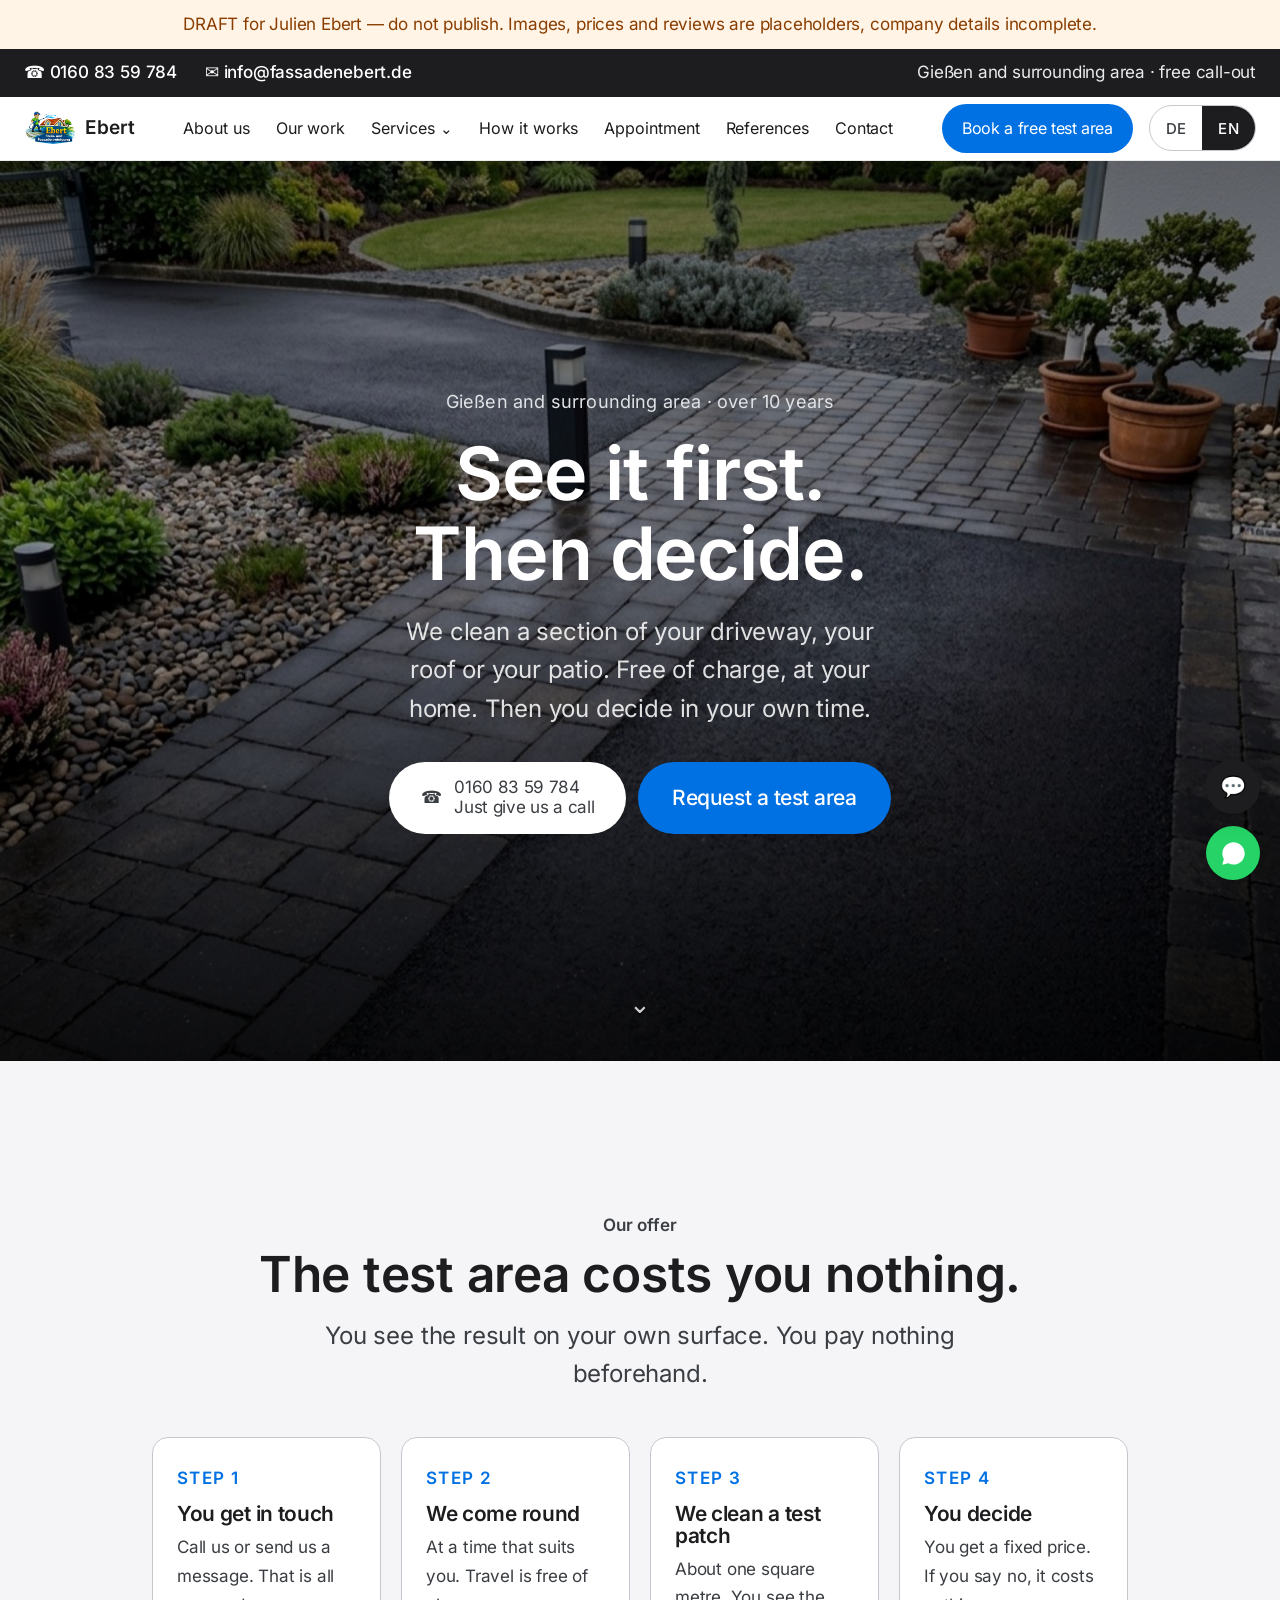
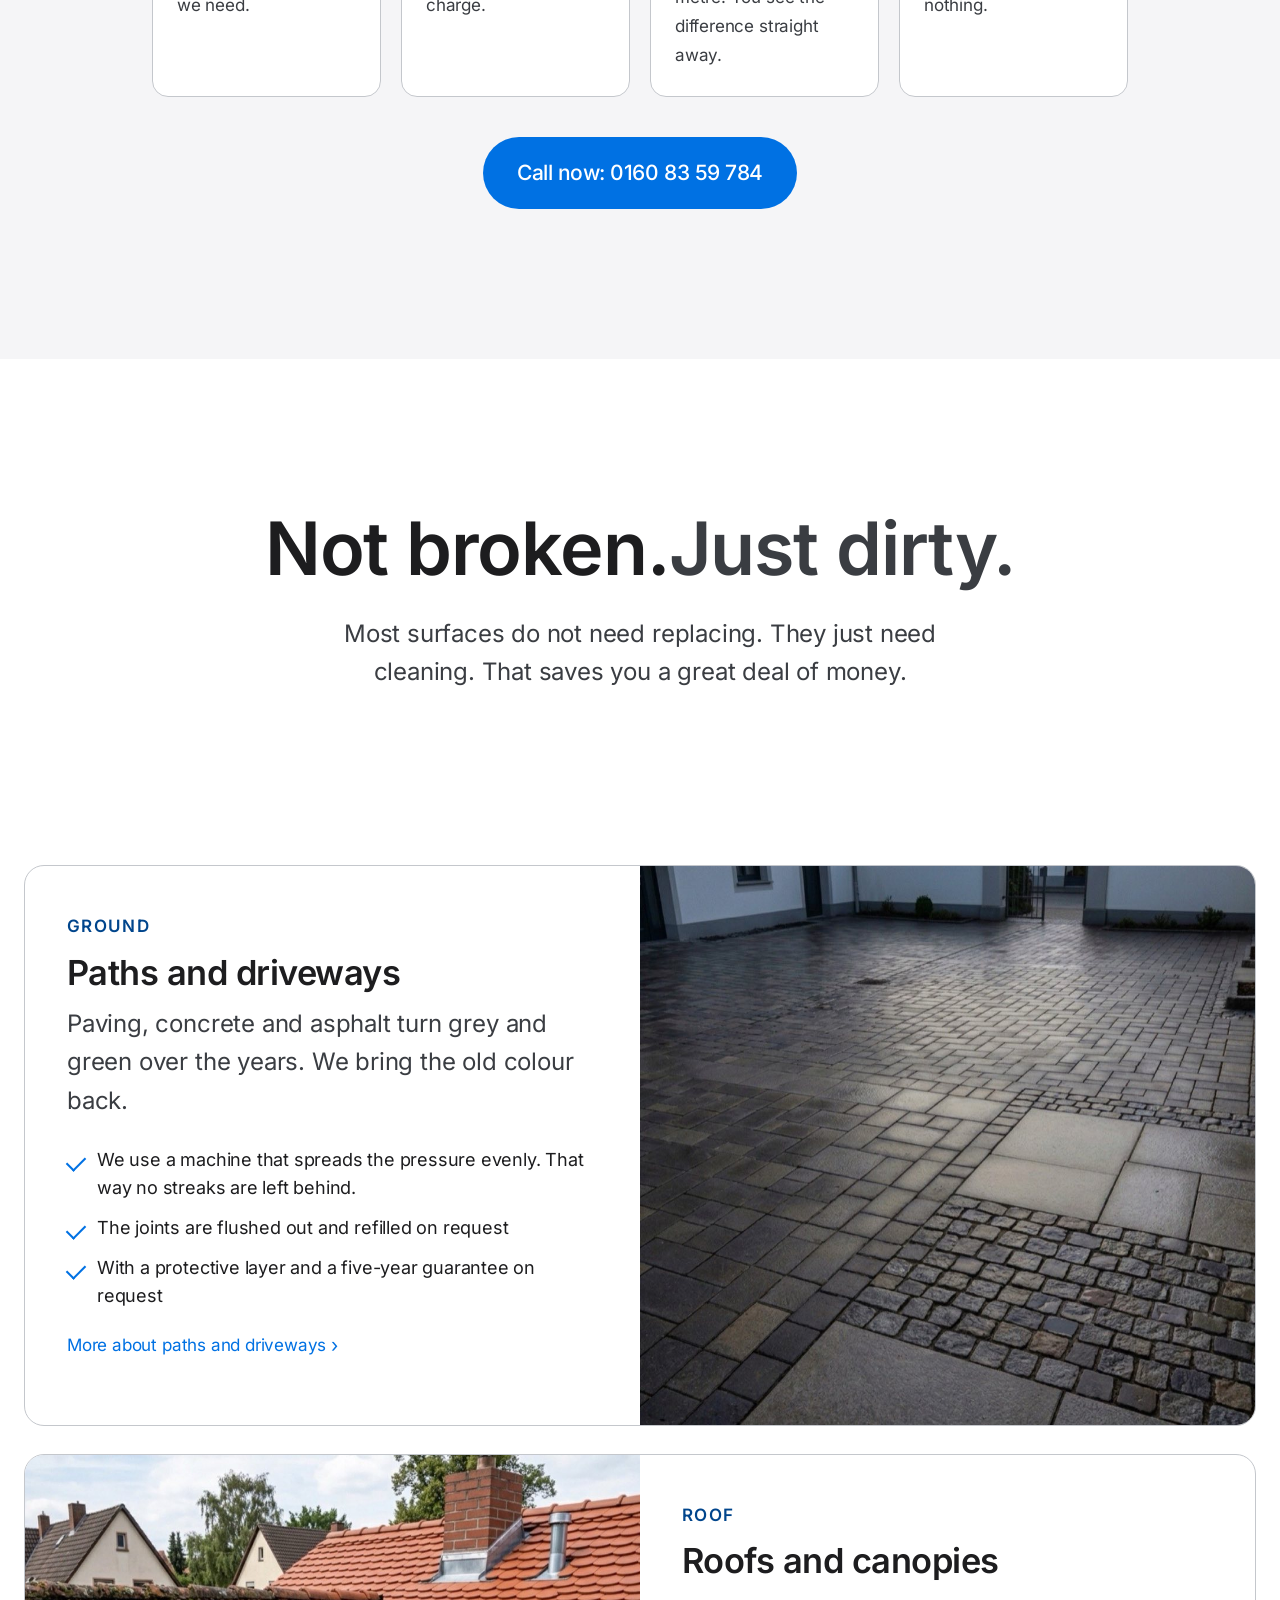
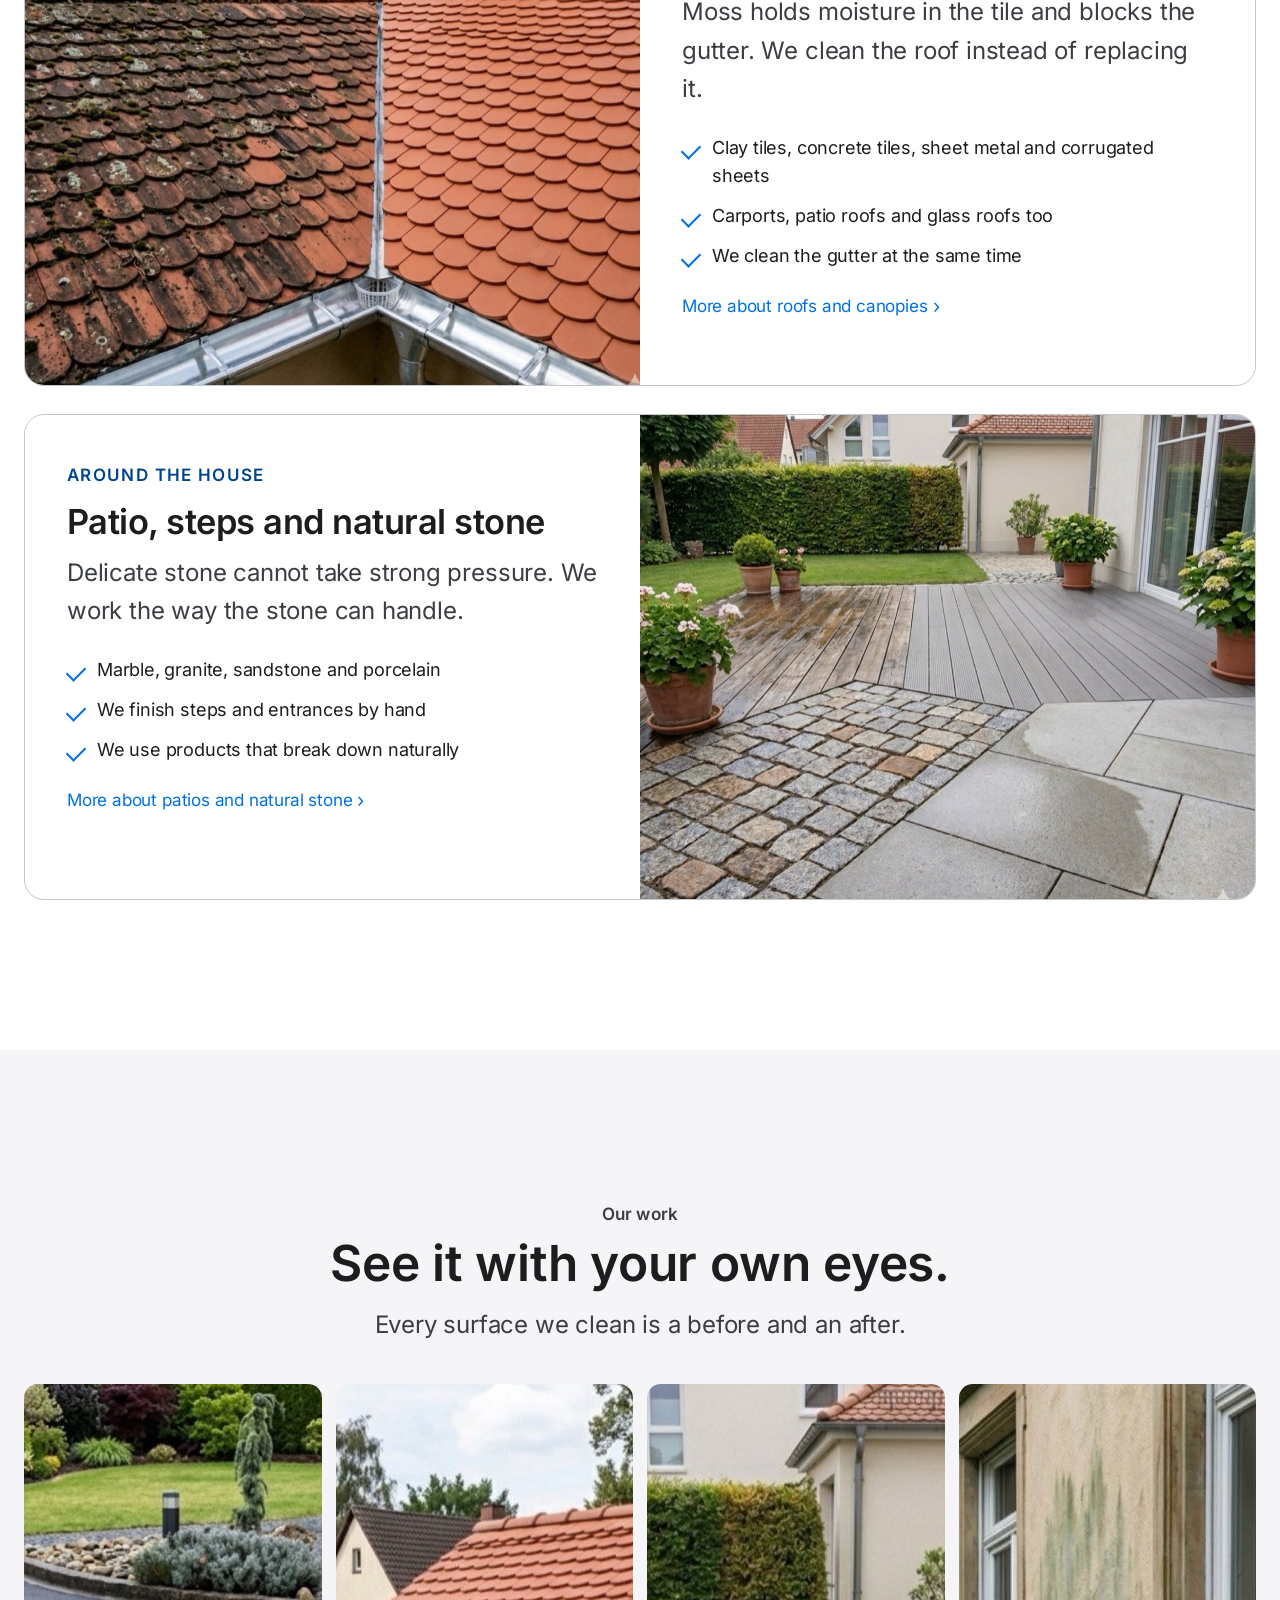
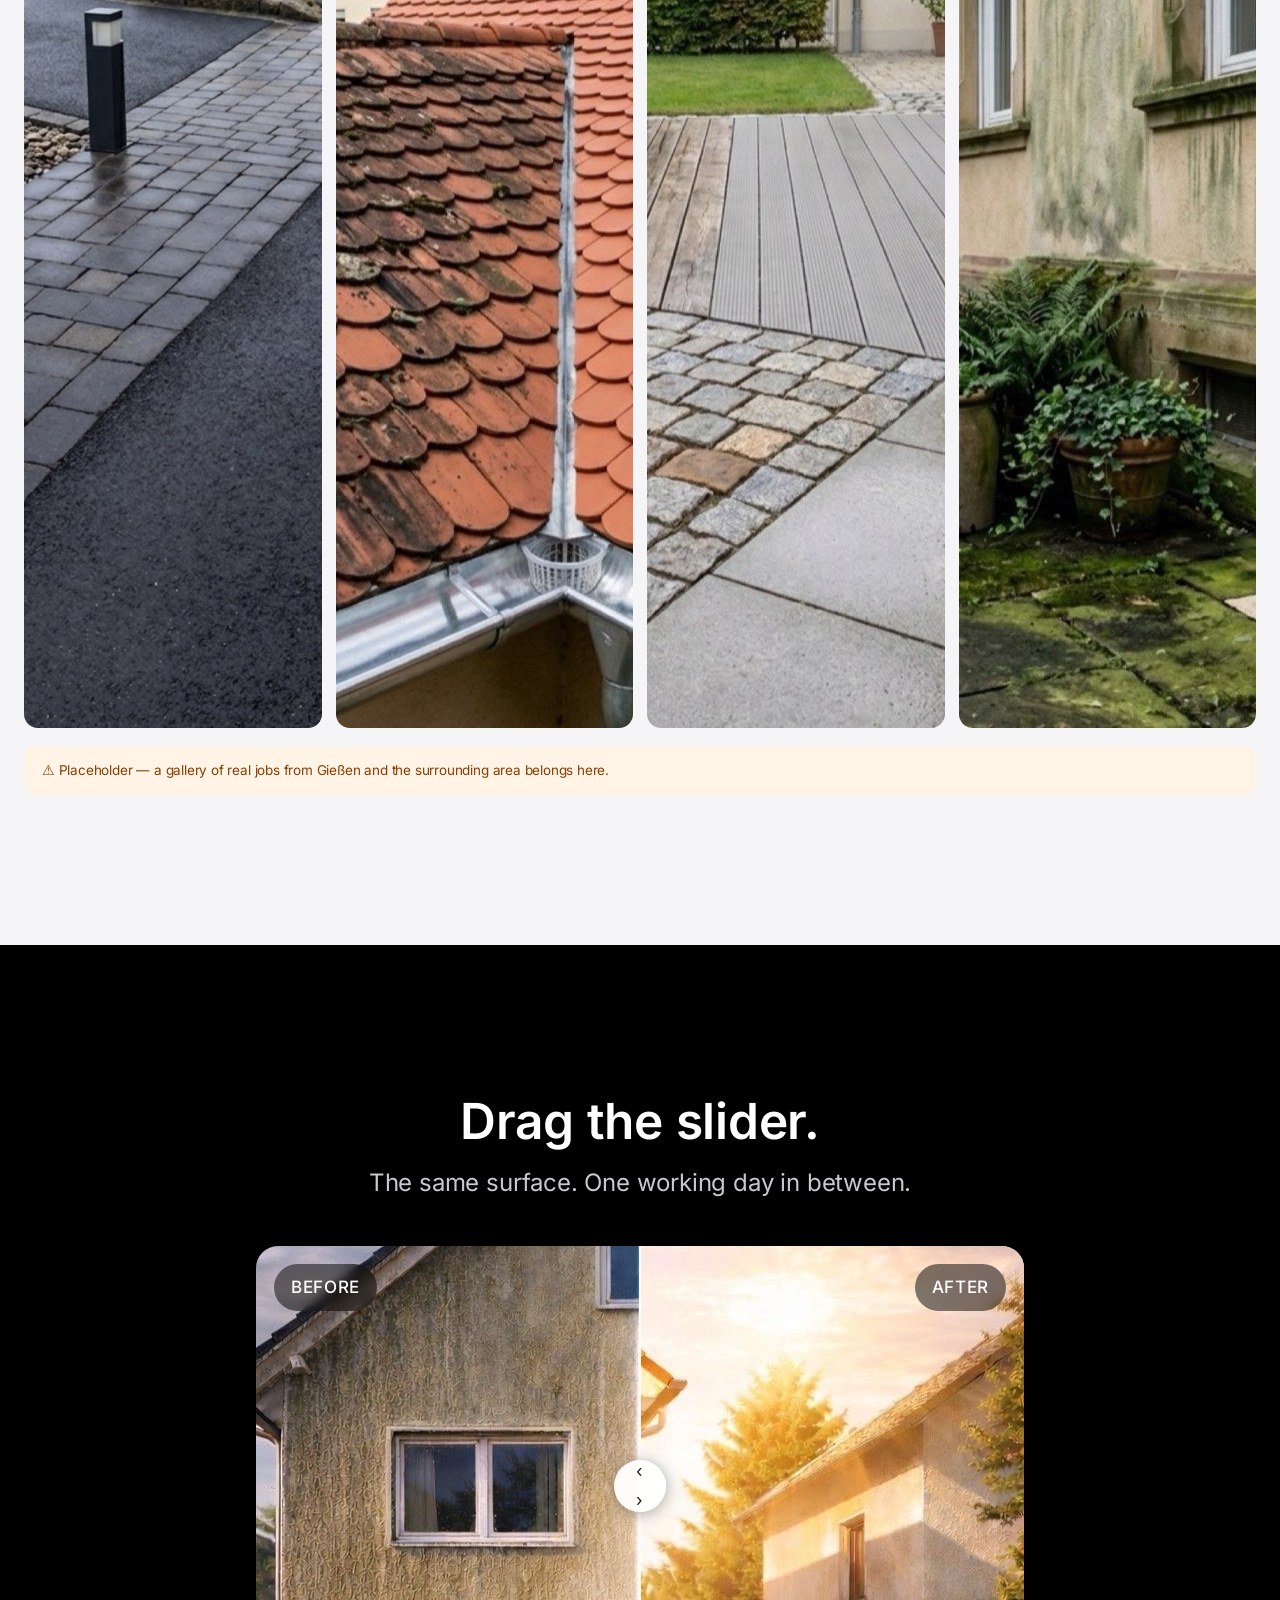
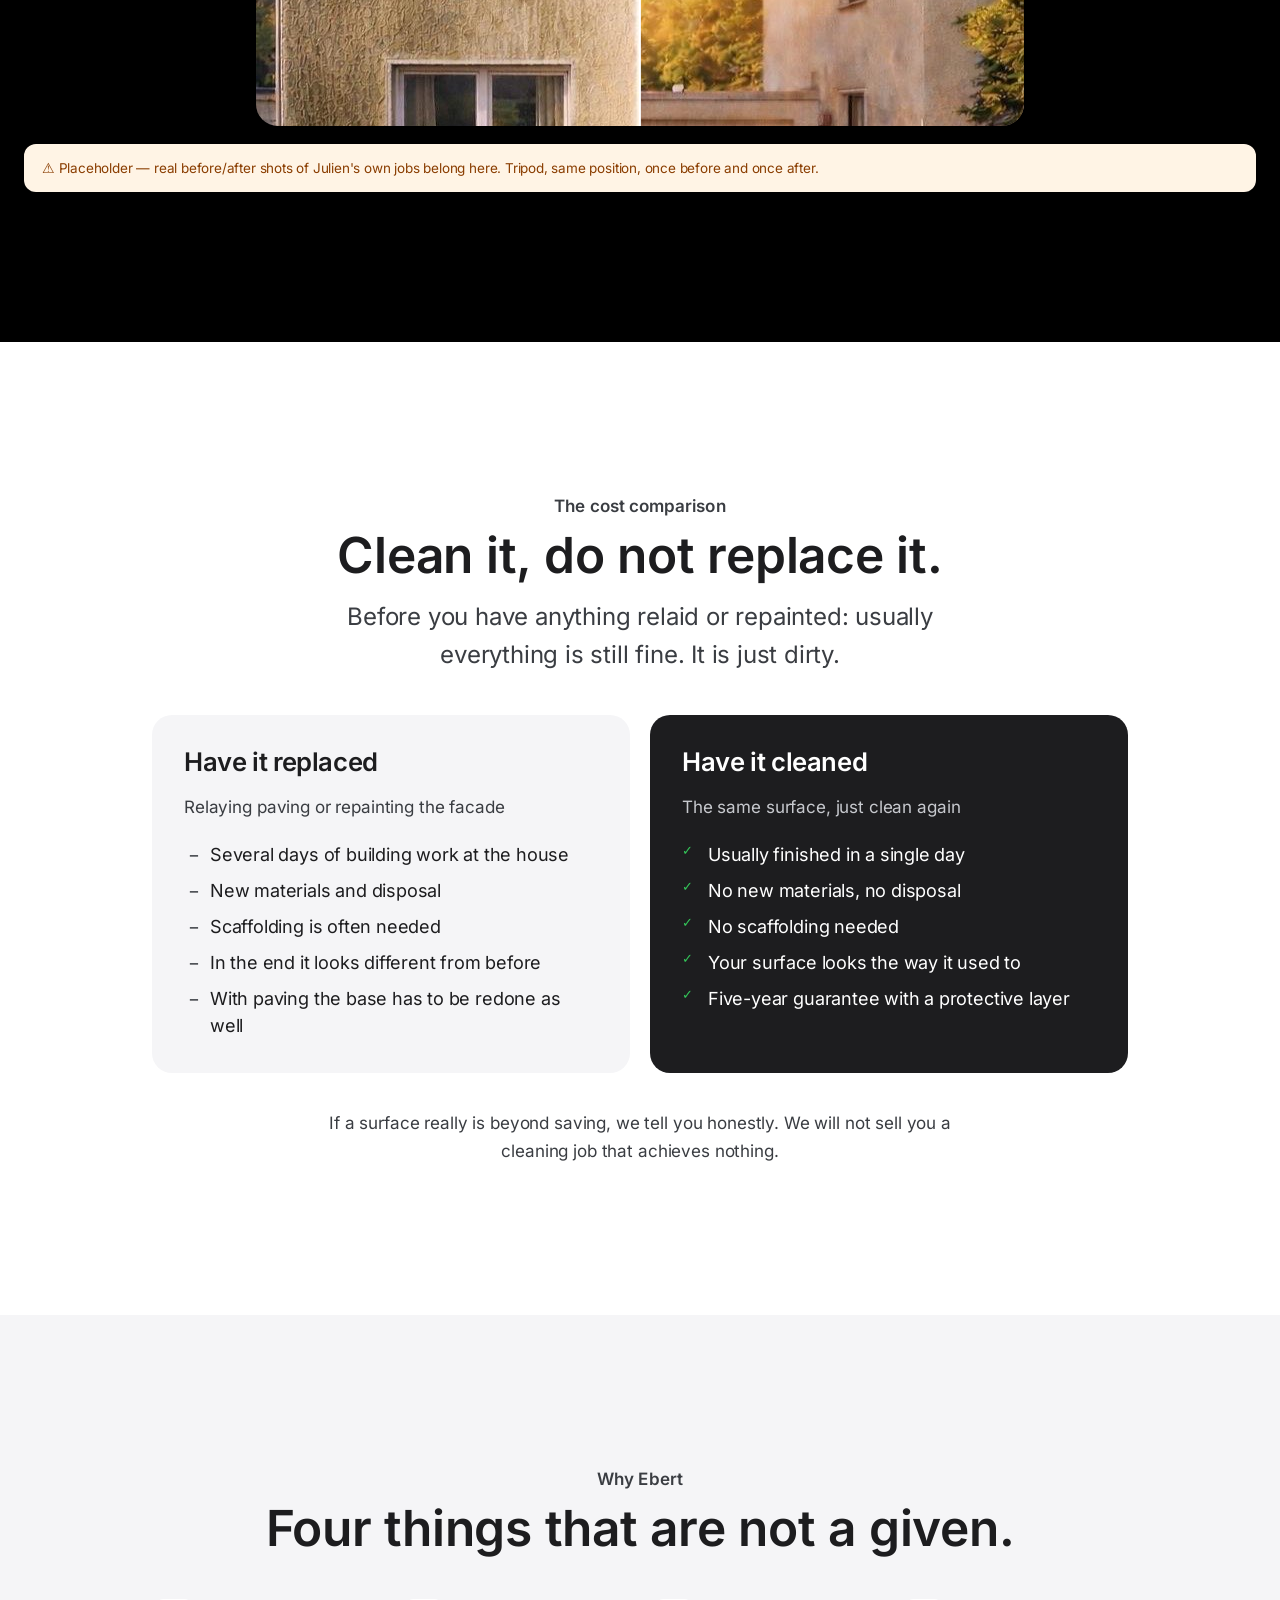
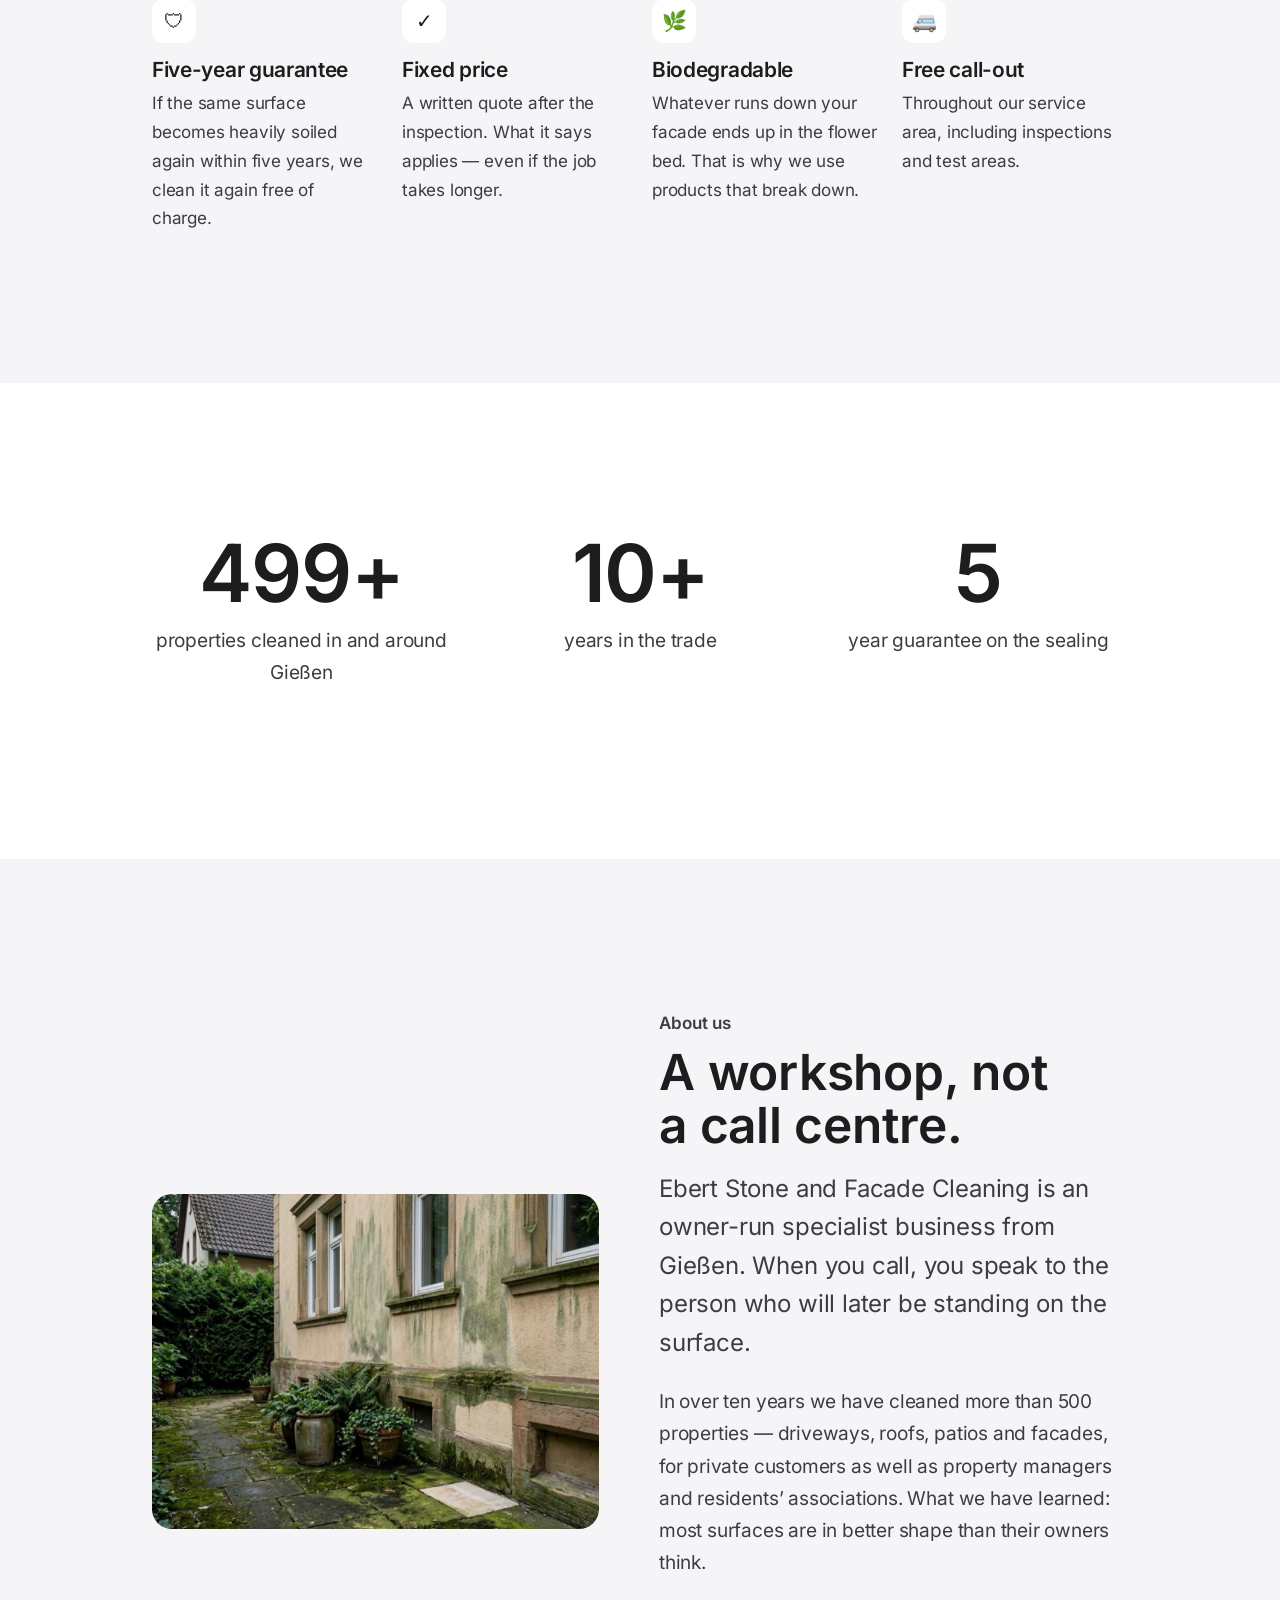
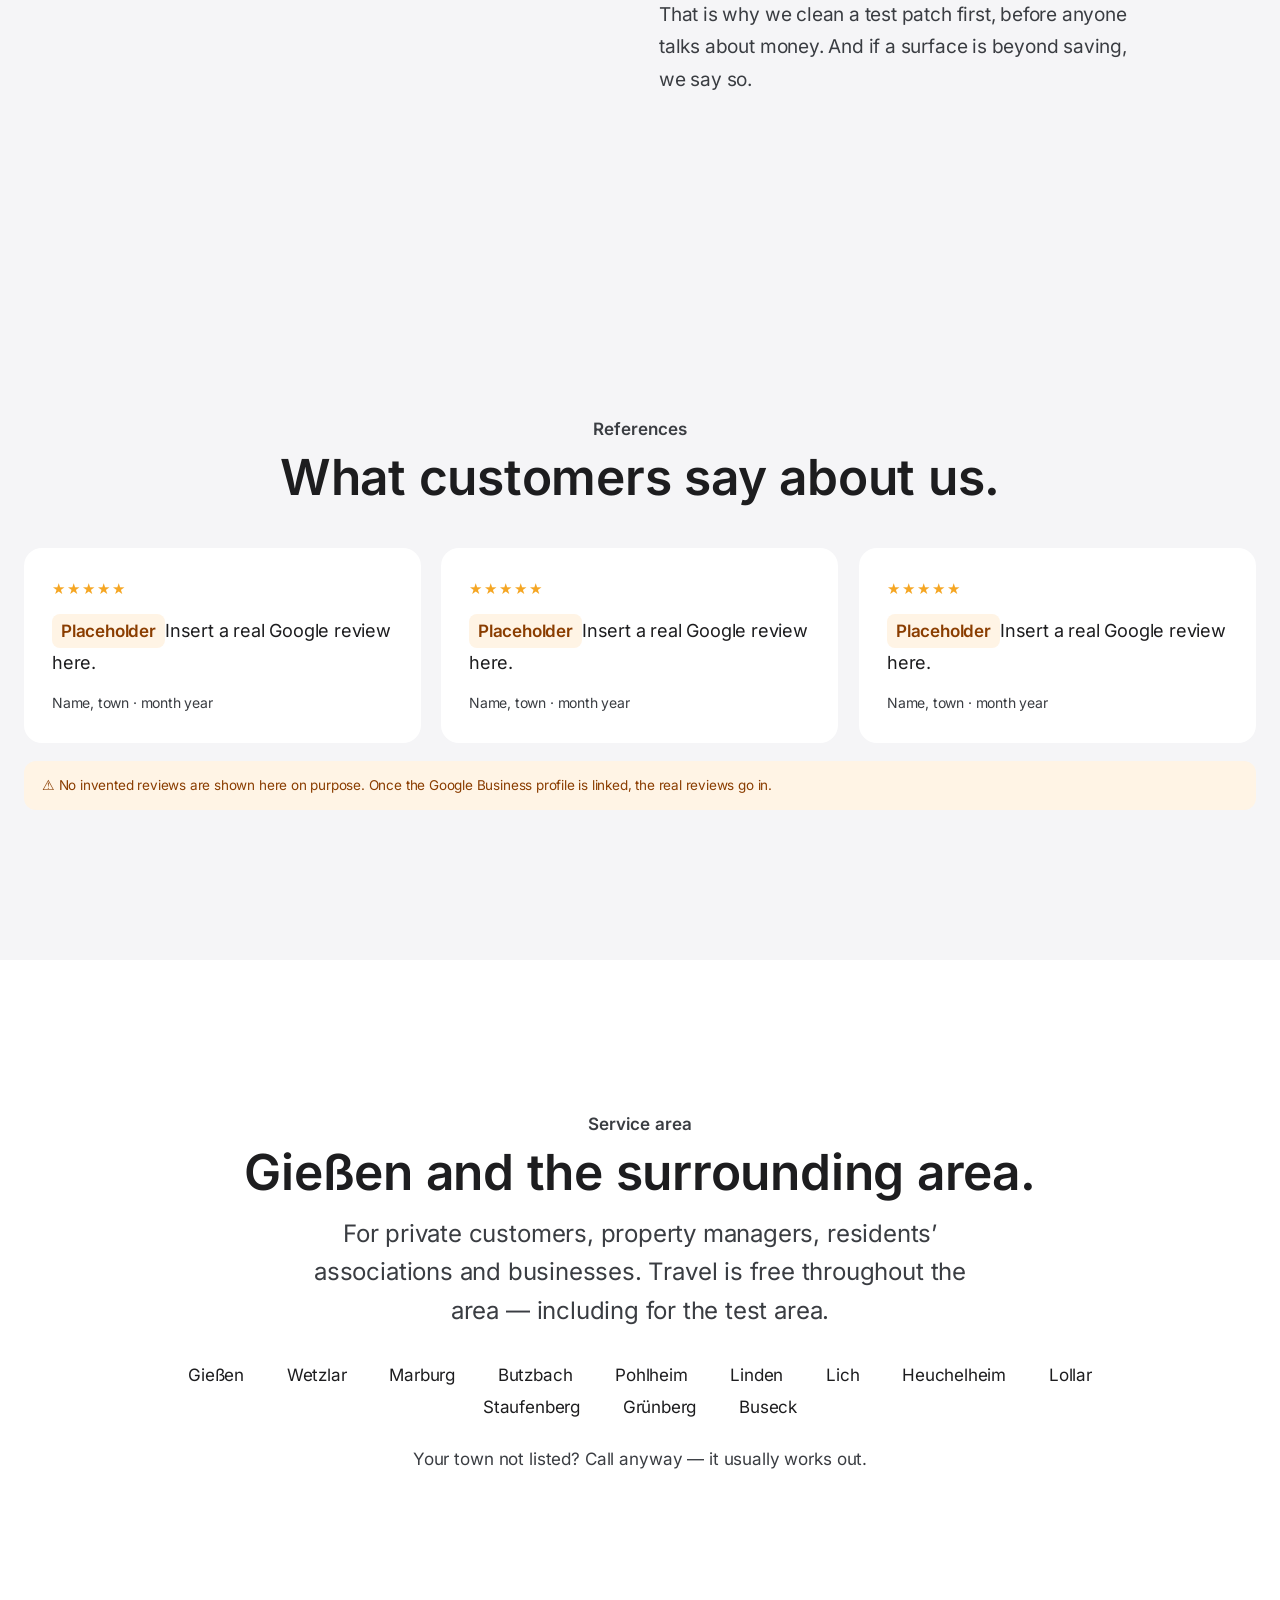
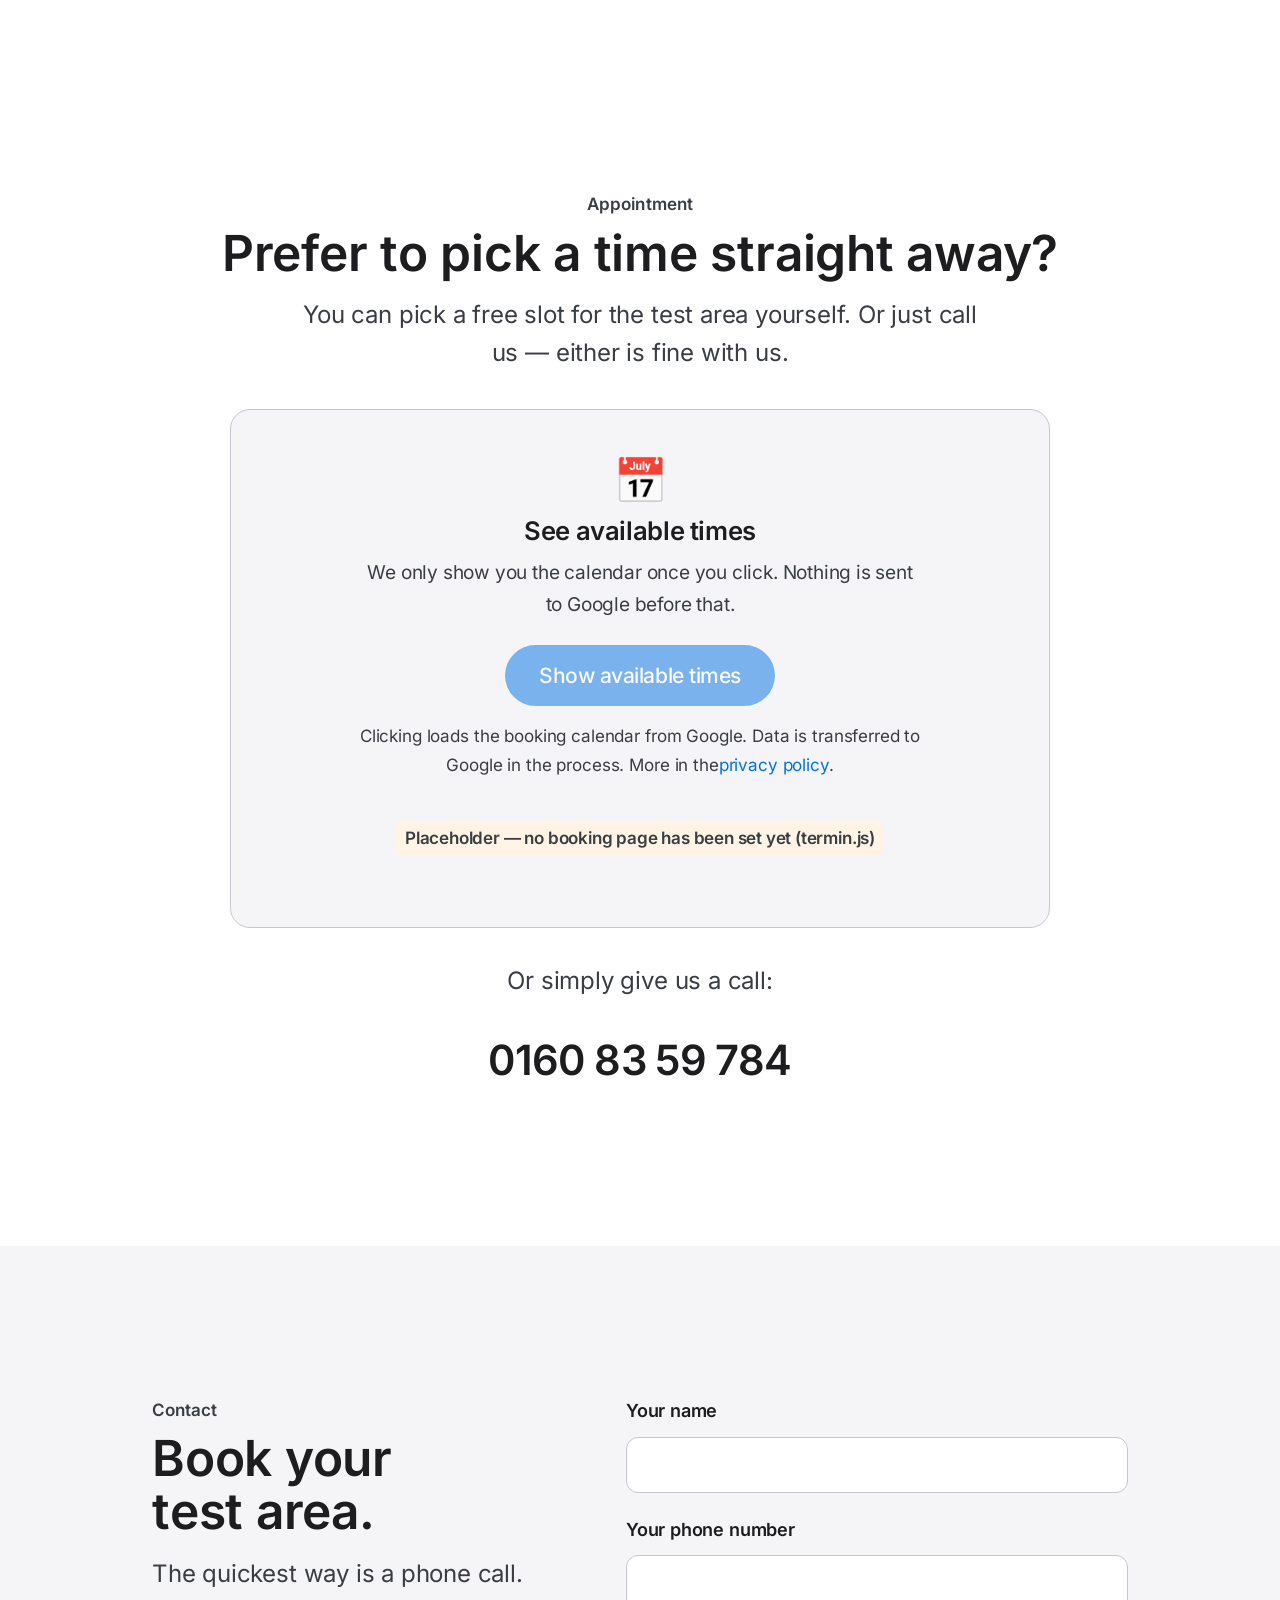
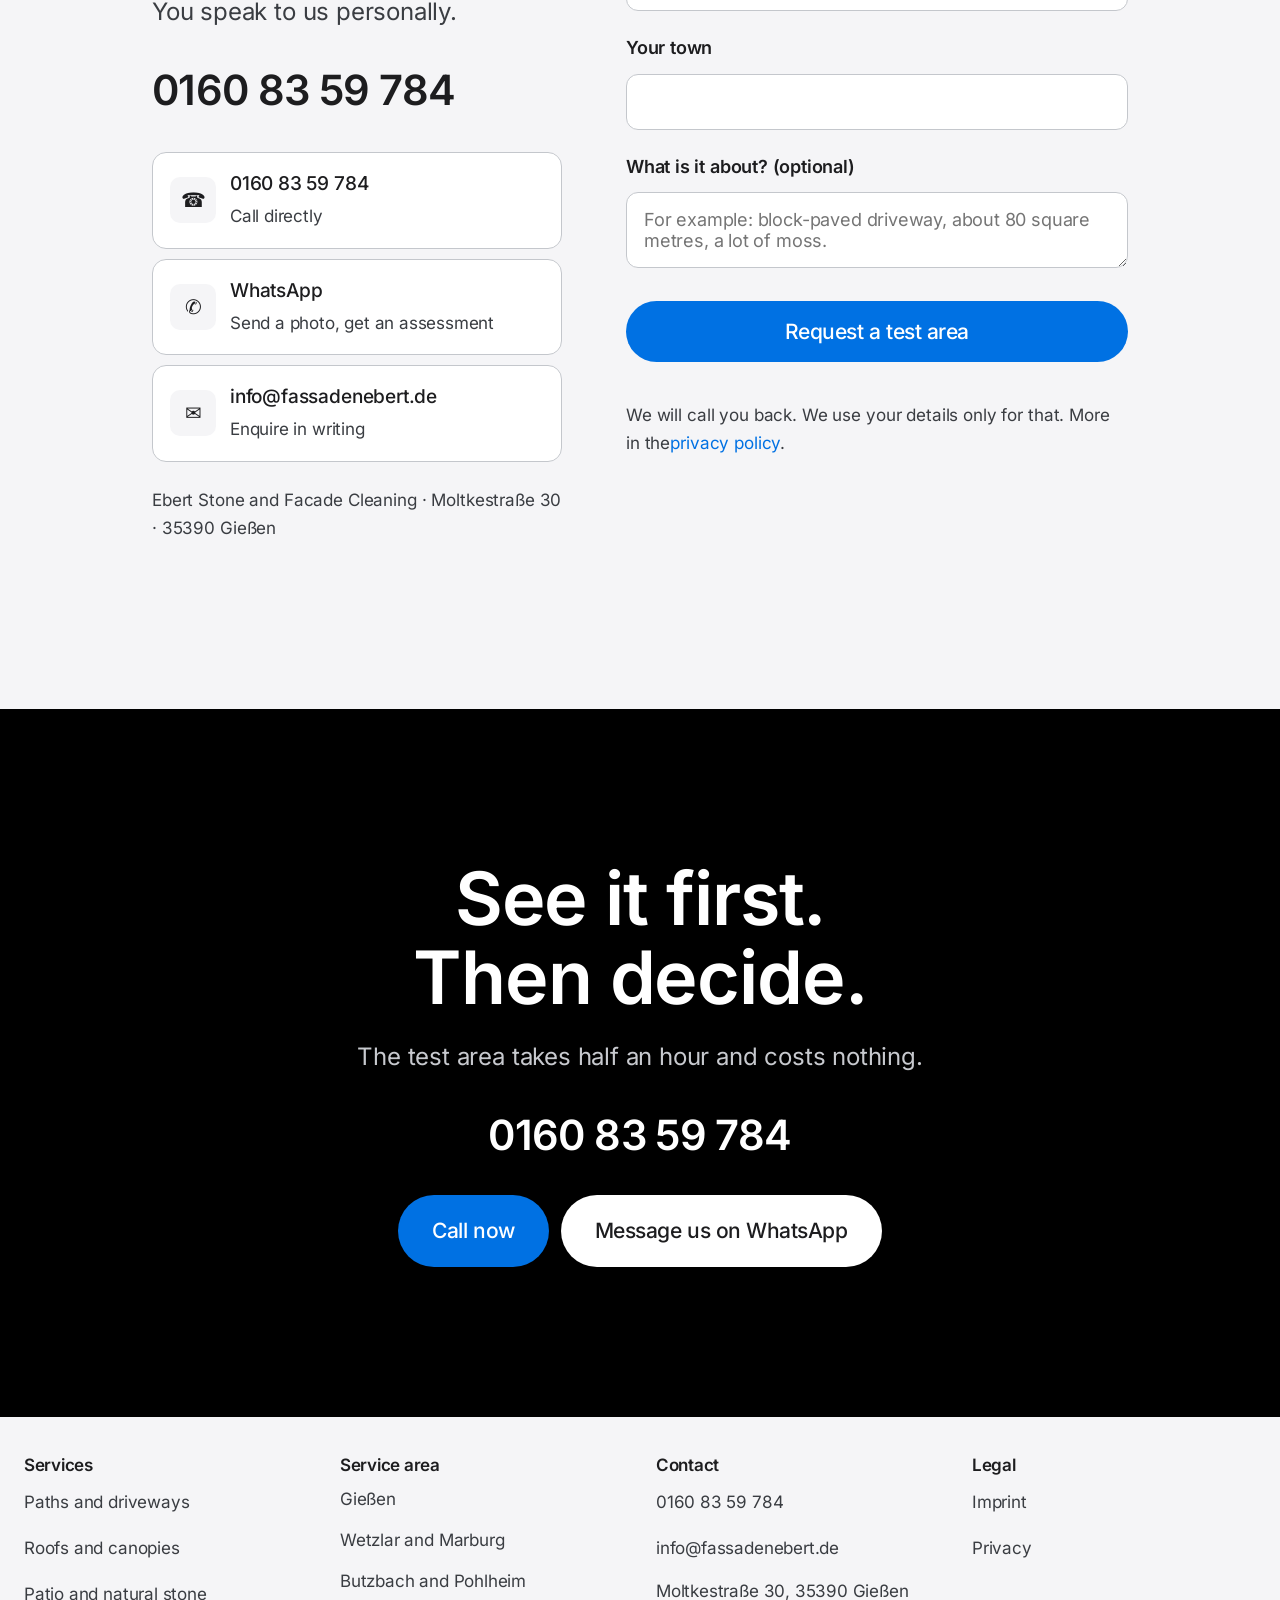
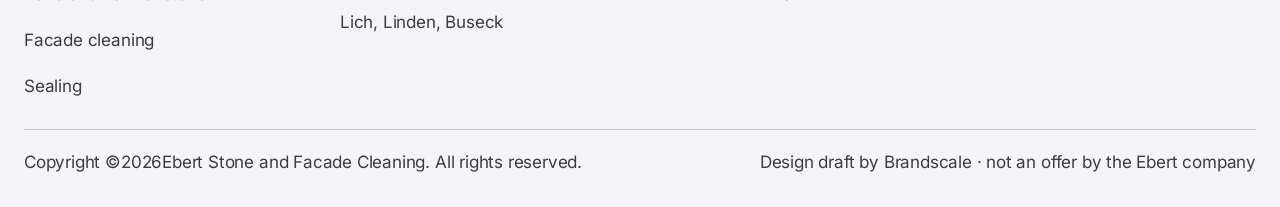
<file: index.html>
<!DOCTYPE html>
<html lang="de">
<head>
<meta charset="utf-8">
<meta name="viewport" content="width=device-width, initial-scale=1">
<title>Ebert Stein- und Fassadenreinigung | Kostenlose Probefläche in Gießen</title>
<meta name="description" content="Gehwege, Einfahrten, Dächer und Fassaden professionell gereinigt in Gießen und Umgebung. Kostenlose Probefläche an Ihrem eigenen Objekt, Festpreis, 5 Jahre Garantie.">
<meta name="robots" content="noindex, nofollow">
<meta name="theme-color" content="#ffffff">
<link rel="icon" href="favicon.svg" type="image/svg+xml">
<link rel="preload" href="fonts/inter-600-normal-latin.woff2" as="font" type="font/woff2" crossorigin>
<link rel="preload" href="fonts/inter-400-normal-latin.woff2" as="font" type="font/woff2" crossorigin>
<link rel="stylesheet" href="fonts.css">
<link rel="stylesheet" href="site.css">
</head>
<body>

<div class="entwurf-fahne">
  ENTWURF für Julien Ebert — nicht veröffentlichen. Bilder, Preise und Bewertungen sind Platzhalter, Firmendaten unvollständig.
</div>

<div class="oben-leiste">
  <div class="huelle-breit oben-inhalt">
    <a href="tel:+4916083597840">☎ 0160 83 59 784</a>
    <a href="mailto:info@fassadenebert.de">✉ info@fassadenebert.de</a>
    <span class="oben-rechts">Gießen und Umgebung · Anfahrt kostenfrei</span>
  </div>
</div>

<header class="kopf" id="kopf">
  <div class="kopf-inhalt">
    <a class="logo" href="#oben">
      <img src="bilder/logo.png" alt="" aria-hidden="true">
      <b>Ebert</b>
    </a>
    <button class="brenner" id="brenner" aria-label="Menü" aria-expanded="false" aria-controls="nav">
      <span></span><span></span><span></span>
    </button>
    <nav class="nav" id="nav">
      <a href="#ueber-uns">Über uns</a>
      <a href="#arbeit">Unsere Arbeit</a>
      <div class="nav-klapp">
        <button type="button" class="nav-klapp-knopf" aria-expanded="false">Leistungen <span aria-hidden="true">⌄</span></button>
        <div class="nav-klapp-inhalt">
          <a href="gehwege-einfahrten.html">Gehwege &amp; Einfahrten</a>
          <a href="dach-ueberdachung.html">Dach &amp; Überdachung</a>
          <a href="terrasse-naturstein.html">Terrasse &amp; Naturstein</a>
          <a href="fassadenreinigung.html">Fassadenreinigung</a>
          <a href="impraegnierung.html">Imprägnierung &amp; Versiegelung</a>
        </div>
      </div>
      <a href="#probeflaeche">Ablauf</a>
      <a href="#termin">Termin</a>
      <a href="#stimmen">Referenzen</a>
      <a href="#anfrage">Kontakt</a>
    </nav>
    <div class="kopf-rechts">
      <a class="knopf knopf-klein" href="#anfrage">Probefläche sichern</a>
      <div class="sprache" role="group" aria-label="Sprache">
        <button type="button" data-lang="de" class="an">DE</button>
        <button type="button" data-lang="en">EN</button>
      </div>
    </div>
  </div>
</header>

<main id="oben">

  <!-- 1 — Hero -->
  <section class="hero">
    <div class="hero-bild">
      <img src="bilder/leistungen/gehwege.jpg" alt="Frisch gereinigte Einfahrt vor einem Einfamilienhaus" fetchpriority="high" width="1500" height="1190">
    </div>
    <div class="hero-inhalt">
      <p class="hero-ort">Gießen und Umgebung · seit über 10 Jahren</p>
      <h1 class="statement">Erst sehen.<br>Dann entscheiden.</h1>
      <p class="lead">
        Wir reinigen ein Stück Ihrer Einfahrt, Ihres Daches oder Ihrer Terrasse.
        Kostenlos, bei Ihnen zu Hause. Danach entscheiden Sie in Ruhe.
      </p>
      <div class="hero-knoepfe">
        <a class="hero-tel" href="tel:+4916083597840">
          <span class="hero-tel-inhalt" aria-hidden="true">☎</span>
          <span class="hero-tel-inhalt">
            0160 83 59 784
            <span>Rufen Sie uns einfach an</span>
          </span>
        </a>
        <a class="knopf knopf-gross" href="#anfrage">Probefläche anfragen</a>
      </div>
    </div>
    <div class="hero-pfeil" aria-hidden="true">⌄</div>
  </section>

  <!-- 2 — Die Probefläche, der Kern des Angebots -->
  <section class="abschnitt grau" id="probeflaeche">
    <div class="huelle">
      <div class="mitte">
        <p class="eyebrow zeig">Unser Angebot</p>
        <h2 class="gross-h2 zeig">Die Probefläche kostet Sie nichts.</h2>
        <p class="lead zeig" style="margin-top:16px">
          Sie sehen das Ergebnis an Ihrer eigenen Fläche. Vorher zahlen Sie nichts.
        </p>
      </div>

      <div class="probe-raster">
        <div class="probe-schritt zeig">
          <b>Schritt 1</b>
          <h3>Sie melden sich</h3>
          <p>Rufen Sie an oder schreiben Sie uns. Mehr brauchen wir nicht.</p>
        </div>
        <div class="probe-schritt zeig">
          <b>Schritt 2</b>
          <h3>Wir kommen vorbei</h3>
          <p>Zu einem Termin, der Ihnen passt. Die Anfahrt ist kostenlos.</p>
        </div>
        <div class="probe-schritt zeig">
          <b>Schritt 3</b>
          <h3>Wir reinigen eine Probe</h3>
          <p>Etwa einen Quadratmeter. Den Unterschied sehen Sie sofort.</p>
        </div>
        <div class="probe-schritt zeig">
          <b>Schritt 4</b>
          <h3>Sie entscheiden</h3>
          <p>Sie bekommen einen festen Preis. Sagen Sie ab, kostet es nichts.</p>
        </div>
      </div>

      <div class="mitte" style="margin-top:40px">
        <a class="knopf knopf-gross zeig" href="tel:+4916083597840">Jetzt anrufen: 0160 83 59 784</a>
      </div>
    </div>
  </section>

  <!-- 3 — Statement -->
  <section class="abschnitt mitte">
    <div class="huelle">
      <h2 class="statement" data-worte>Nicht kaputt. <span class="hell-wort">Nur schmutzig.</span></h2>
      <p class="lead zeig" style="margin-top:26px">
        Die meisten Flächen müssen nicht erneuert werden. Sie müssen nur sauber werden.
        Das spart Ihnen sehr viel Geld.
      </p>
    </div>
  </section>

  <!-- 4 — Leistungen -->
  <section class="abschnitt" id="leistungen" style="padding-top:0">
    <div class="huelle-breit">
      <div class="sticky-raster">
        <div class="sticky-texte">

          <article class="flaeche-block">
            <div class="flaeche-inhalt">
              <span class="flaeche-nr">Boden</span>
              <h3>Gehwege und Einfahrten</h3>
              <p class="lead">
                Pflaster, Beton und Asphalt werden mit den Jahren grau und grün.
                Wir holen die alte Farbe zurück.
              </p>
              <ul class="punkte">
                <li>Wir arbeiten mit einem Gerät, das den Druck gleichmäßig verteilt. So bleiben keine Streifen zurück.</li>
                <li>Die Fugen werden gespült und auf Wunsch neu gefüllt</li>
                <li>Auf Wunsch mit Schutzschicht und fünf Jahren Garantie</li>
              </ul>
              <p style="margin-top:20px"><a class="textlink" href="gehwege-einfahrten.html">Mehr über Gehwege und Einfahrten</a></p>
            </div>
            <div class="flaeche-bild">
              <img src="bilder/leistungen/hof.jpg" alt="Gereinigte Pflasterfläche" loading="lazy" width="1200" height="944">
            </div>
          </article>

          <article class="flaeche-block">
            <div class="flaeche-inhalt">
              <span class="flaeche-nr">Dach</span>
              <h3>Dach und Überdachung</h3>
              <p class="lead">
                Moos hält Feuchtigkeit im Ziegel und verstopft die Dachrinne.
                Wir reinigen das Dach, statt es zu erneuern.
              </p>
              <ul class="punkte">
                <li>Ziegel, Betonsteine, Blech und Wellplatten</li>
                <li>Auch Carport, Terrassendach und Glasdach</li>
                <li>Die Dachrinne machen wir gleich mit sauber</li>
              </ul>
              <p style="margin-top:20px"><a class="textlink" href="dach-ueberdachung.html">Mehr über Dach und Überdachung</a></p>
            </div>
            <div class="flaeche-bild">
              <img src="bilder/leistungen/dach.jpg" alt="Ziegeldach vor und nach der Reinigung" loading="lazy" width="1200" height="944">
            </div>
          </article>

          <article class="flaeche-block">
            <div class="flaeche-inhalt">
              <span class="flaeche-nr">Rund ums Haus</span>
              <h3>Terrasse, Treppe und Naturstein</h3>
              <p class="lead">
                Empfindliche Steine vertragen keinen starken Druck.
                Wir arbeiten so, wie der Stein es verträgt.
              </p>
              <ul class="punkte">
                <li>Marmor, Granit, Sandstein und Feinsteinzeug</li>
                <li>Treppen und Eingänge machen wir von Hand nach</li>
                <li>Wir verwenden Mittel, die sich in der Natur abbauen</li>
              </ul>
              <p style="margin-top:20px"><a class="textlink" href="terrasse-naturstein.html">Mehr über Terrasse und Naturstein</a></p>
            </div>
            <div class="flaeche-bild">
              <img src="bilder/leistungen/terrasse.jpg" alt="Gereinigte Terrasse" loading="lazy" width="1200" height="944">
            </div>
          </article>

        </div>
      </div>
    </div>
  </section>

  <!-- 5 — Unsere Arbeit -->
  <section class="abschnitt grau" id="arbeit">
    <div class="huelle-breit">
      <div class="mitte">
        <p class="eyebrow zeig">Unsere Arbeit</p>
        <h2 class="gross-h2 zeig">Sehen Sie es mit eigenen Augen.</h2>
        <p class="lead zeig" style="margin-top:16px">
          Jede Fläche, die wir reinigen, ist ein Vorher und ein Nachher.
        </p>
      </div>
      <div class="galerie zeig">
        <img src="bilder/leistungen/gehwege.jpg" alt="Gereinigte Einfahrt" loading="lazy" width="1200" height="944">
        <img src="bilder/leistungen/dach.jpg" alt="Gereinigtes Ziegeldach" loading="lazy" width="1200" height="944">
        <img src="bilder/leistungen/terrasse.jpg" alt="Gereinigte Terrasse" loading="lazy" width="1200" height="944">
        <img src="bilder/leistungen/moos.jpg" alt="Fläche mit Grünbelag vor der Behandlung" loading="lazy" width="1200" height="944">
      </div>
      <div class="platzhalter-kasten">
        ⚠ Platzhalter — hier gehört eine Galerie mit echten Objekten aus Gießen und Umgebung hin.
      </div>
    </div>
  </section>

  <!-- 6 — Vorher / Nachher -->
  <section class="abschnitt dunkel" id="vergleich">
    <div class="huelle-breit">
      <div class="mitte" style="margin-bottom:44px">
        <h2 class="gross-h2 zeig">Ziehen Sie den Regler.</h2>
        <p class="lead zeig" style="margin-top:16px">Dieselbe Fläche. Ein Arbeitstag dazwischen.</p>
      </div>
      <div class="zeig">
        <div class="schieber" id="schieber" role="slider" tabindex="0"
             aria-label="Vergleich vorher und nachher" aria-valuemin="0" aria-valuemax="100" aria-valuenow="50">
          <img src="bilder/vorher.jpg" alt="Fläche vor der Reinigung" width="768" height="901">
          <img src="bilder/nachher.jpg" alt="Dieselbe Fläche nach der Reinigung" class="schieber-oben" id="schieber-oben" width="768" height="901">
          <span class="schieber-marke links">Vorher</span>
          <span class="schieber-marke rechts">Nachher</span>
          <div class="schieber-griff" id="schieber-griff"></div>
        </div>
        <div class="platzhalter-kasten">
          ⚠ Platzhalter — hier gehören echte Vorher/Nachher-Aufnahmen von Juliens eigenen Objekten hin.
          Vom Stativ, gleiche Position, einmal vorher und einmal nachher.
        </div>
      </div>
    </div>
  </section>

  <!-- 7 — Reinigen statt erneuern -->
  <section class="abschnitt">
    <div class="huelle">
      <div class="mitte">
        <p class="eyebrow zeig">Der Kostenvergleich</p>
        <h2 class="gross-h2 zeig">Reinigen statt erneuern.</h2>
        <p class="lead zeig" style="margin-top:16px">
          Bevor Sie neu verlegen oder neu streichen lassen: meistens ist alles
          noch in Ordnung. Es ist nur schmutzig.
        </p>
      </div>

      <div class="vergleich">
        <div class="vergleich-karte schlecht zeig">
          <h3>Neu machen lassen</h3>
          <p class="klein">Pflaster neu verlegen oder die Fassade neu streichen</p>
          <ul>
            <li>Mehrere Tage Baustelle am Haus</li>
            <li>Neues Material und Entsorgung</li>
            <li>Oft ist ein Gerüst nötig</li>
            <li>Am Ende sieht es anders aus als vorher</li>
            <li>Beim Pflaster muss auch der Untergrund neu</li>
          </ul>
        </div>

        <div class="vergleich-karte gut zeig">
          <h3>Reinigen lassen</h3>
          <p class="klein">Dieselbe Fläche, nur wieder sauber</p>
          <ul>
            <li>Meist an einem einzigen Tag fertig</li>
            <li>Kein neues Material, keine Entsorgung</li>
            <li>Kein Gerüst nötig</li>
            <li>Ihre Fläche sieht wieder aus wie früher</li>
            <li>Mit Schutzschicht fünf Jahre Garantie</li>
          </ul>
        </div>
      </div>

      <div class="mitte" style="margin-top:36px">
        <p class="klein zeig" style="max-width:60ch;margin:0 auto">
          Wenn eine Fläche wirklich nicht mehr zu retten ist, sagen wir Ihnen das
          ehrlich. Wir verkaufen Ihnen keine Reinigung, die nichts bringt.
        </p>
      </div>
    </div>
  </section>

  <!-- 8 — Was uns ausmacht -->
  <section class="abschnitt grau">
    <div class="huelle">
      <div class="mitte">
        <p class="eyebrow zeig">Warum Ebert</p>
        <h2 class="gross-h2 zeig">Vier Dinge, die nicht selbstverständlich sind.</h2>
      </div>
      <div class="eigenschaften">
        <div class="eigenschaft zeig">
          <div class="eigenschaft-icon" aria-hidden="true">🛡</div>
          <h3>Fünf Jahre Garantie</h3>
          <p>Wird dieselbe Fläche innerhalb von fünf Jahren wieder stark verschmutzt, reinigen wir kostenlos nach.</p>
        </div>
        <div class="eigenschaft zeig">
          <div class="eigenschaft-icon" aria-hidden="true">✓</div>
          <h3>Fester Preis</h3>
          <p>Angebot nach der Besichtigung, schriftlich. Was darin steht, gilt — auch wenn es länger dauert.</p>
        </div>
        <div class="eigenschaft zeig">
          <div class="eigenschaft-icon" aria-hidden="true">🌿</div>
          <h3>Biologisch abbaubar</h3>
          <p>Was an Ihrer Fassade herunterläuft, landet im Beet. Deshalb verwenden wir Mittel, die sich abbauen.</p>
        </div>
        <div class="eigenschaft zeig">
          <div class="eigenschaft-icon" aria-hidden="true">🚐</div>
          <h3>Anfahrt kostenfrei</h3>
          <p>Im gesamten Einsatzgebiet, auch zur Besichtigung und zur Probefläche.</p>
        </div>
      </div>
    </div>
  </section>

  <!-- 9 — Zahlen -->
  <section class="abschnitt">
    <div class="huelle zahlen">
      <div class="zeig">
        <span class="zahl" data-zaehl="500" data-suffix="+">0</span>
        <p class="zahl-text">gereinigte Objekte in und um Gießen</p>
      </div>
      <div class="zeig">
        <span class="zahl" data-zaehl="10" data-suffix="+">0</span>
        <p class="zahl-text">Jahre im Handwerk</p>
      </div>
      <div class="zeig">
        <span class="zahl" data-zaehl="5" data-suffix="">0</span>
        <p class="zahl-text">Jahre Garantie auf die Versiegelung</p>
      </div>
    </div>
  </section>

  <!-- 10 — Über uns -->
  <section class="abschnitt grau" id="ueber-uns">
    <div class="huelle ueber-raster">
      <div class="ueber-bild zeig">
        <img src="bilder/leistungen/moos.jpg" alt="Arbeit an einer bewachsenen Fläche" loading="lazy" width="1200" height="944">
      </div>
      <div>
        <p class="eyebrow zeig">Über uns</p>
        <h2 class="gross-h2 zeig">Ein Betrieb, kein Callcenter.</h2>
        <p class="lead zeig" style="margin-top:18px">
          Ebert Stein- und Fassadenreinigung ist ein inhabergeführter Fachbetrieb aus Gießen.
          Wer bei uns anruft, spricht mit demjenigen, der später auch auf der Fläche steht.
        </p>
        <p class="zeig" style="color:var(--leise)">
          In über zehn Jahren haben wir mehr als 500 Objekte gereinigt — Einfahrten,
          Dächer, Terrassen und Fassaden, für Privatleute genauso wie für Hausverwaltungen
          und Wohnungseigentümergemeinschaften. Was wir dabei gelernt haben: Die meisten
          Flächen sind besser in Schuss, als ihre Besitzer denken.
        </p>
        <p class="zeig" style="color:var(--leise)">
          Deshalb reinigen wir zuerst eine Probe, bevor irgendjemand über Geld spricht.
          Wenn eine Fläche nicht mehr zu retten ist, sagen wir das auch.
        </p>
      </div>
    </div>
  </section>

  <!-- 12 — Referenzen -->
  <section class="abschnitt grau" id="stimmen">
    <div class="huelle-breit">
      <div class="mitte" style="margin-bottom:44px">
        <p class="eyebrow zeig">Referenzen</p>
        <h2 class="gross-h2 zeig">Das sagen Kunden über uns.</h2>
      </div>
      <div class="bewertungen">
        <article class="bewertung zeig">
          <div class="sterne" aria-label="5 von 5 Sternen">★★★★★</div>
          <p><span class="platzhalter">Platzhalter</span> Echte Google-Rezension einsetzen.</p>
          <footer>Name, Ort · Monat Jahr</footer>
        </article>
        <article class="bewertung zeig">
          <div class="sterne" aria-label="5 von 5 Sternen">★★★★★</div>
          <p><span class="platzhalter">Platzhalter</span> Echte Google-Rezension einsetzen.</p>
          <footer>Name, Ort · Monat Jahr</footer>
        </article>
        <article class="bewertung zeig">
          <div class="sterne" aria-label="5 von 5 Sternen">★★★★★</div>
          <p><span class="platzhalter">Platzhalter</span> Echte Google-Rezension einsetzen.</p>
          <footer>Name, Ort · Monat Jahr</footer>
        </article>
      </div>
      <div class="platzhalter-kasten">
        ⚠ Hier stehen bewusst keine erfundenen Bewertungen. Sobald das Google-Unternehmensprofil
        verknüpft ist, werden die echten Rezensionen eingesetzt.
      </div>
    </div>
  </section>

  <!-- 13 — Einsatzgebiet -->
  <section class="abschnitt">
    <div class="huelle mitte">
      <p class="eyebrow zeig">Einsatzgebiet</p>
      <h2 class="gross-h2 zeig">Gießen und das Umland.</h2>
      <p class="lead zeig" style="margin-top:16px">
        Für Privatleute, Hausverwaltungen, Wohnungseigentümergemeinschaften und Betriebe.
        Die Anfahrt ist im gesamten Gebiet kostenfrei — auch zur Probefläche.
      </p>
      <div class="orte zeig" style="justify-content:center;margin-top:28px">
        <span class="stark">Gießen</span>
        <span>Wetzlar</span>
        <span>Marburg</span>
        <span>Butzbach</span>
        <span>Pohlheim</span>
        <span>Linden</span>
        <span>Lich</span>
        <span>Heuchelheim</span>
        <span>Lollar</span>
        <span>Staufenberg</span>
        <span>Grünberg</span>
        <span>Buseck</span>
      </div>
      <p class="klein zeig" style="margin-top:22px">
        Ihr Ort ist nicht dabei? Rufen Sie trotzdem an — meistens geht es.
      </p>
    </div>
  </section>

  <!-- 13b — Termin online buchen -->
  <section class="abschnitt" id="termin">
    <div class="huelle">
      <div class="mitte" style="margin-bottom:36px">
        <p class="eyebrow zeig">Termin</p>
        <h2 class="gross-h2 zeig">Lieber gleich einen Termin aussuchen?</h2>
        <p class="lead zeig" style="margin-top:16px">
          Sie können sich einen freien Termin für die Probefläche direkt selbst
          aussuchen. Oder Sie rufen an — beides ist uns recht.
        </p>
      </div>

      <div class="termin-kasten zeig" id="termin-kasten">
        <div class="termin-vorschau" id="termin-vorschau">
          <div class="termin-symbol" aria-hidden="true">📅</div>
          <h3>Freie Termine ansehen</h3>
          <p>
            Wir zeigen Ihnen den Kalender erst, wenn Sie darauf klicken.
            Vorher wird nichts an Google übertragen.
          </p>
          <button class="knopf knopf-gross" type="button" id="termin-laden">
            Freie Termine anzeigen
          </button>
          <p class="klein" style="margin-top:16px;max-width:52ch;margin-left:auto;margin-right:auto">
            Mit dem Klick laden Sie den Terminkalender von Google.
            Dabei werden Daten an Google übertragen.
            Mehr dazu in der <a href="datenschutz.html">Datenschutzerklärung</a>.
          </p>
        </div>
      </div>

      <div class="mitte" style="margin-top:34px">
        <p class="lead zeig">Oder ganz einfach anrufen:</p>
        <p class="nummer-gross zeig"><a href="tel:+4916083597840">0160 83 59 784</a></p>
      </div>
    </div>
  </section>

  <!-- 14 — Anfrage -->
  <section class="abschnitt grau" id="anfrage">
    <div class="huelle anfrage-raster">

      <div>
        <p class="eyebrow zeig">Kontakt</p>
        <h2 class="gross-h2 zeig">Probefläche sichern.</h2>
        <p class="lead zeig" style="margin-top:16px">
          Am schnellsten geht es mit einem Anruf. Wir sind persönlich am Telefon.
        </p>
        <p class="nummer-gross zeig"><a href="tel:+4916083597840">0160 83 59 784</a></p>

        <div class="direkt zeig">
          <a href="tel:+4916083597840">
            <span class="direkt-icon" aria-hidden="true">☎</span>
            <span><b>0160 83 59 784</b><small>Direkt anrufen</small></span>
          </a>
          <a href="https://wa.me/4916083597840" rel="noopener">
            <span class="direkt-icon" aria-hidden="true">✆</span>
            <span><b>WhatsApp</b><small>Foto schicken, Einschätzung bekommen</small></span>
          </a>
          <a href="mailto:info@fassadenebert.de">
            <span class="direkt-icon" aria-hidden="true">✉</span>
            <span><b>info@fassadenebert.de</b><small>Schriftlich anfragen</small></span>
          </a>
        </div>

        <p class="klein zeig" style="margin-top:24px">
          Ebert Stein- und Fassadenreinigung · Moltkestraße 30 · 35390 Gießen
        </p>
      </div>

      <form id="anfrage-form" class="zeig" novalidate>
        <div>
          <label class="feld-label" for="f-name">Ihr Name</label>
          <input id="f-name" name="name" type="text" autocomplete="name" required>
        </div>

        <div>
          <label class="feld-label" for="f-tel">Ihre Telefonnummer</label>
          <input id="f-tel" name="telefon" type="tel" autocomplete="tel" required>
        </div>

        <div>
          <label class="feld-label" for="f-ort">Ihr Ort</label>
          <input id="f-ort" name="ort" type="text" autocomplete="address-level2" required>
        </div>

        <div>
          <label class="feld-label" for="f-text">Worum geht es? (freiwillig)</label>
          <textarea id="f-text" name="nachricht" placeholder="Zum Beispiel: Einfahrt aus Pflaster, ungefähr 80 Quadratmeter, viel Moos."></textarea>
        </div>

        <div class="melde" id="melde" role="status" aria-live="polite"></div>

        <button class="knopf knopf-gross" type="submit">Probefläche anfragen</button>

        <p class="klein">
          Wir melden uns telefonisch bei Ihnen. Ihre Angaben verwenden wir nur dafür.
          Mehr dazu in der <a href="datenschutz.html">Datenschutzerklärung</a>.
        </p>
      </form>

    </div>
  </section>

  <!-- 15 — Abschluss -->
  <section class="abschnitt dunkel mitte">
    <div class="huelle">
      <h2 class="statement zeig">Erst sehen.<br>Dann entscheiden.</h2>
      <p class="lead zeig" style="margin-top:20px">
        Die Probefläche dauert eine halbe Stunde und kostet nichts.
      </p>
      <p class="nummer-gross zeig" style="margin-top:22px"><a href="tel:+4916083597840">0160 83 59 784</a></p>
      <div class="hero-knoepfe zeig" style="justify-content:center;margin-top:24px">
        <a class="knopf knopf-gross" href="tel:+4916083597840">Jetzt anrufen</a>
        <a class="knopf knopf-hell knopf-gross" href="https://wa.me/4916083597840" rel="noopener">Über WhatsApp schreiben</a>
      </div>
    </div>
  </section>

</main>

<footer class="fuss">
  <div class="huelle-breit">
    <div class="fuss-raster">
      <div>
        <h4>Leistungen</h4>
        <ul>
          <li><a href="gehwege-einfahrten.html">Gehwege und Einfahrten</a></li>
          <li><a href="dach-ueberdachung.html">Dach und Überdachung</a></li>
          <li><a href="terrasse-naturstein.html">Terrasse und Naturstein</a></li>
          <li><a href="fassadenreinigung.html">Fassadenreinigung</a></li>
          <li><a href="impraegnierung.html">Imprägnierung</a></li>
        </ul>
      </div>
      <div>
        <h4>Einsatzgebiet</h4>
        <ul>
          <li>Gießen</li>
          <li>Wetzlar und Marburg</li>
          <li>Butzbach und Pohlheim</li>
          <li>Lich, Linden, Buseck</li>
        </ul>
      </div>
      <div>
        <h4>Kontakt</h4>
        <ul>
          <li><a href="tel:+4916083597840">0160 83 59 784</a></li>
          <li><a href="mailto:info@fassadenebert.de">info@fassadenebert.de</a></li>
          <li>Moltkestraße 30, 35390 Gießen</li>
        </ul>
      </div>
      <div>
        <h4>Rechtliches</h4>
        <ul>
          <li><a href="impressum.html">Impressum</a></li>
          <li><a href="datenschutz.html">Datenschutz</a></li>
        </ul>
      </div>
    </div>
    <div class="fuss-unten">
      <span>Copyright © <span id="jahr">2026</span> Ebert Stein- und Fassadenreinigung. Alle Rechte vorbehalten.</span>
      <span>Design-Entwurf von Brandscale · kein Angebot der Firma Ebert</span>
    </div>
  </div>
</footer>

<div class="tel-leiste">
  <a class="anrufen" href="tel:+4916083597840">☎ Anrufen</a>
  <a class="whatsapp" href="https://wa.me/4916083597840" rel="noopener">WhatsApp</a>
</div>

<a class="wa-knopf" href="https://wa.me/4916083597840" rel="noopener" aria-label="WhatsApp">
  <svg viewBox="0 0 24 24" aria-hidden="true"><path d="M17.47 14.38c-.3-.15-1.75-.86-2.02-.96-.27-.1-.47-.15-.67.15-.2.3-.77.96-.94 1.16-.17.2-.35.22-.64.07-.3-.15-1.25-.46-2.38-1.47-.88-.79-1.47-1.76-1.65-2.05-.17-.3-.02-.46.13-.6.13-.14.3-.35.45-.52.15-.17.2-.3.3-.5.1-.2.05-.37-.02-.52-.08-.15-.67-1.6-.92-2.2-.24-.58-.49-.5-.67-.51h-.57c-.2 0-.52.07-.79.37-.27.3-1.04 1.01-1.04 2.47s1.06 2.86 1.21 3.06c.15.2 2.1 3.2 5.08 4.49.71.3 1.26.49 1.69.63.71.22 1.36.19 1.87.12.57-.09 1.75-.72 2-1.41.25-.69.25-1.28.17-1.41-.07-.13-.27-.2-.57-.35zM12.04 2C6.58 2 2.13 6.45 2.13 11.91c0 1.75.46 3.45 1.32 4.95L2 22l5.25-1.38a9.86 9.86 0 004.79 1.22h.01c5.46 0 9.91-4.45 9.91-9.91S17.5 2 12.04 2z"/></svg>
</a>

<button class="chat-knopf" id="chat-knopf" aria-label="Chat öffnen" aria-expanded="false" aria-controls="chat">💬</button>

<div class="chat" id="chat" role="dialog" aria-label="Chat mit Ebert">
  <div class="chat-kopf">
    <span class="chat-punkt" aria-hidden="true"></span>
    <span><b>Ebert Assistent</b><small id="chat-status">Antwortet meist sofort</small></span>
    <button class="chat-zu" id="chat-zu" aria-label="Chat schließen">✕</button>
  </div>
  <div class="chat-verlauf" id="chat-verlauf"></div>
  <div class="chat-vorschlaege" id="chat-vorschlaege"></div>
  <form class="chat-eingabe" id="chat-form">
    <input type="text" id="chat-text" placeholder="Frage eingeben …" autocomplete="off" aria-label="Nachricht">
    <button class="chat-senden" type="submit" aria-label="Senden">↑</button>
  </form>
</div>

<script src="termin.js"></script>
<script src="i18n.js"></script>
<script src="i18n-unterseiten.js"></script>
<script src="site.js"></script>
</body>
</html>
</file>
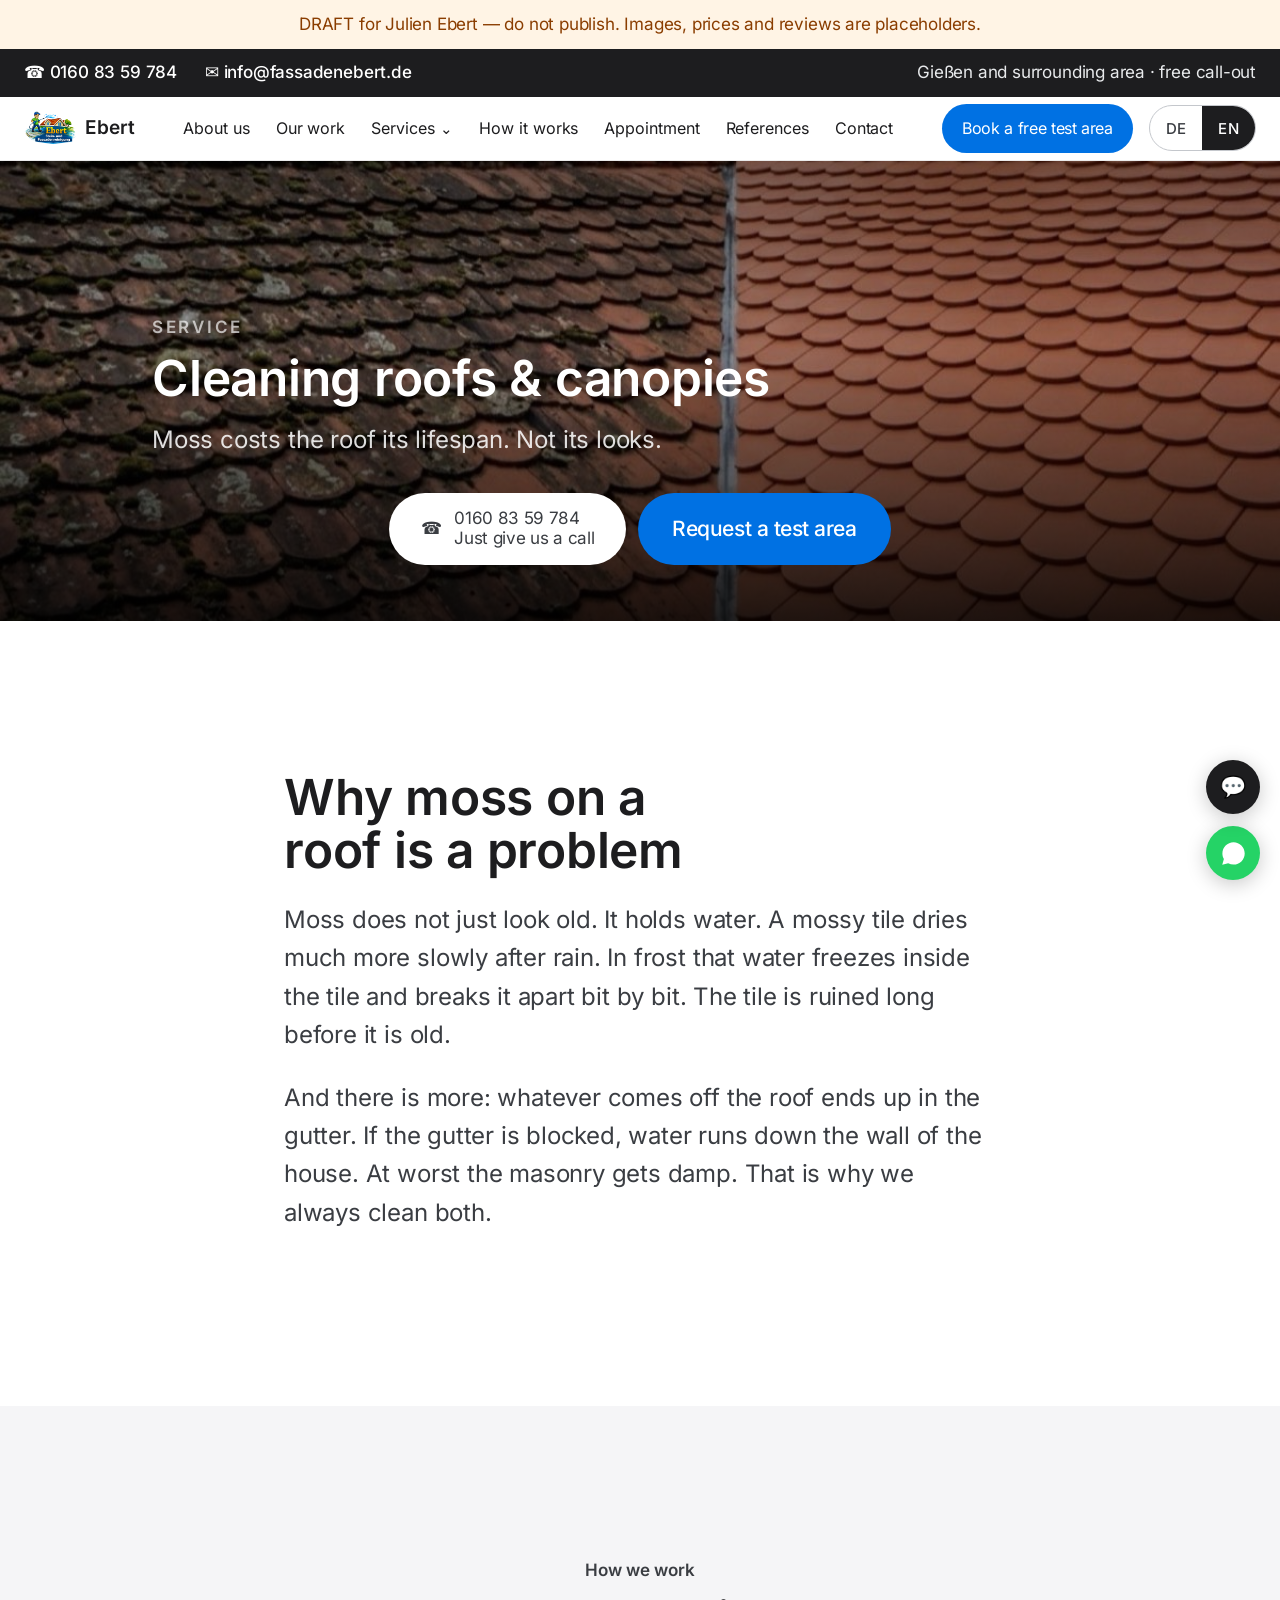
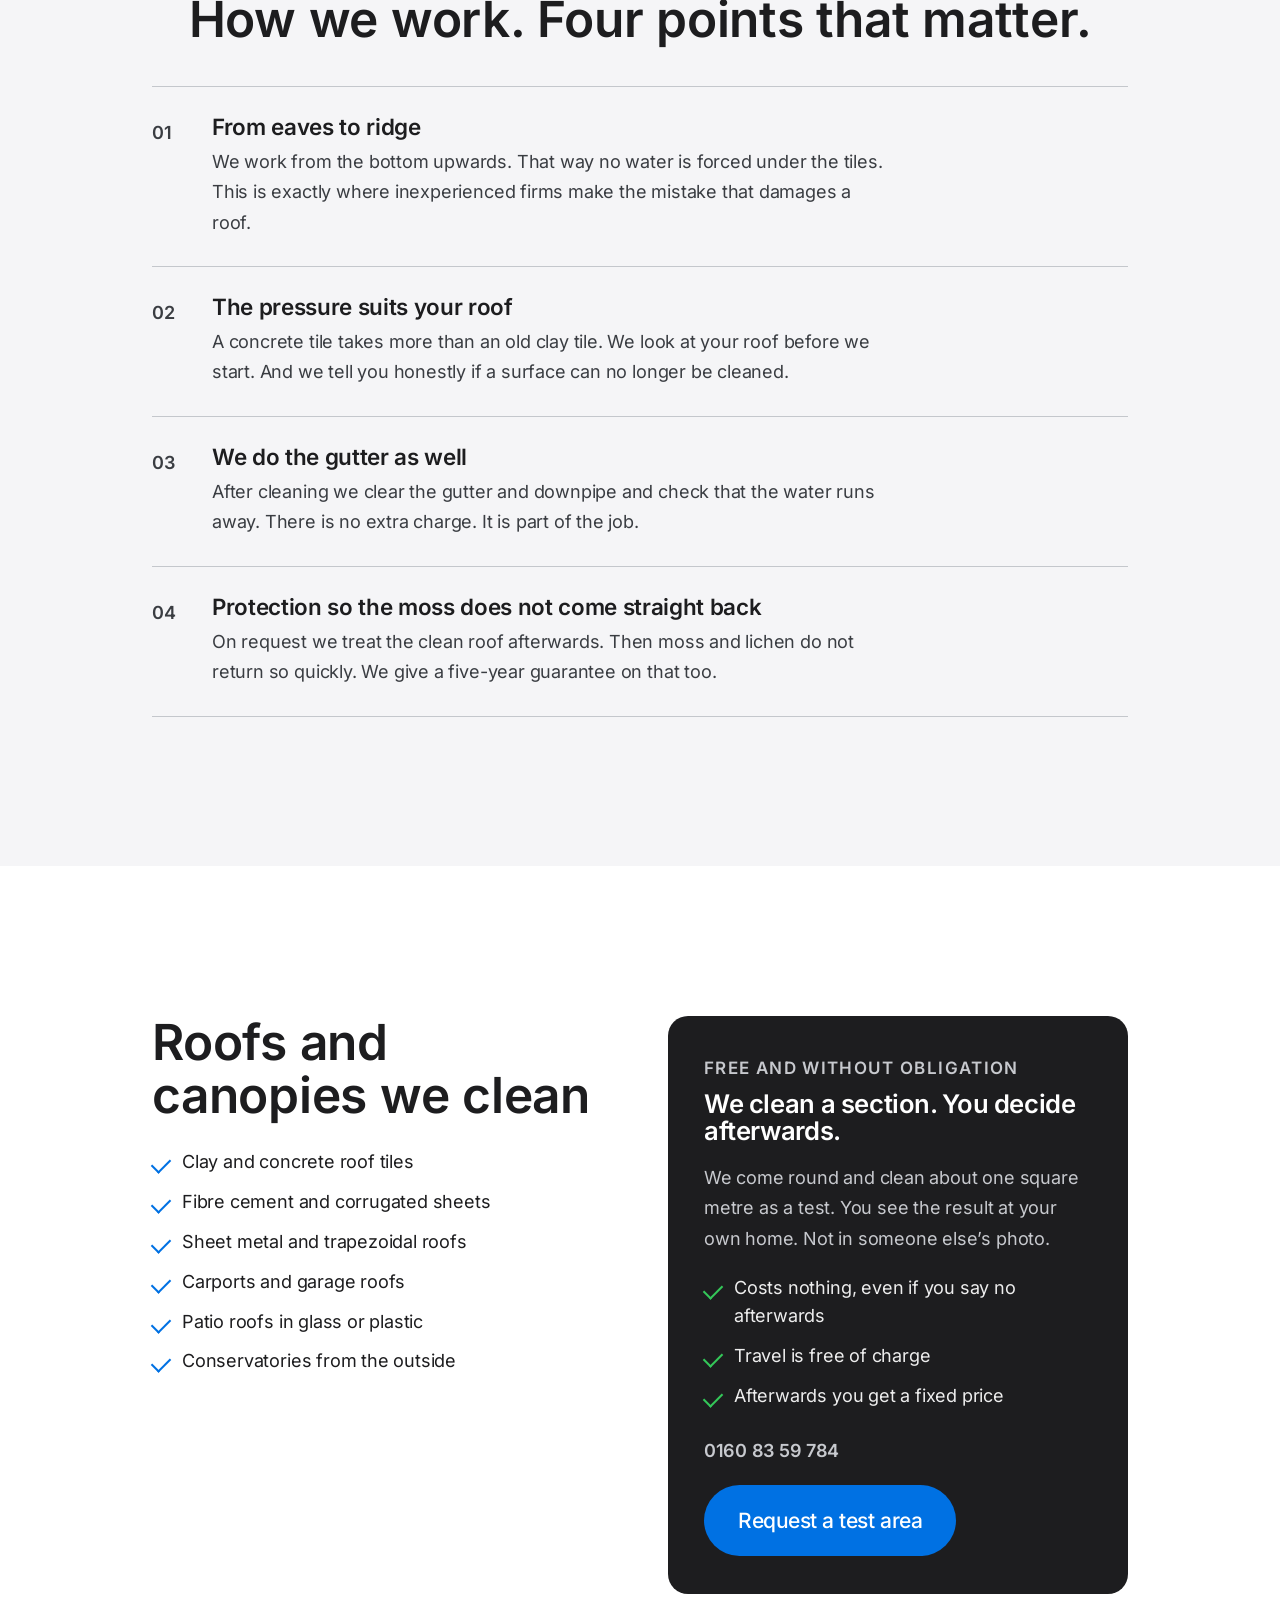
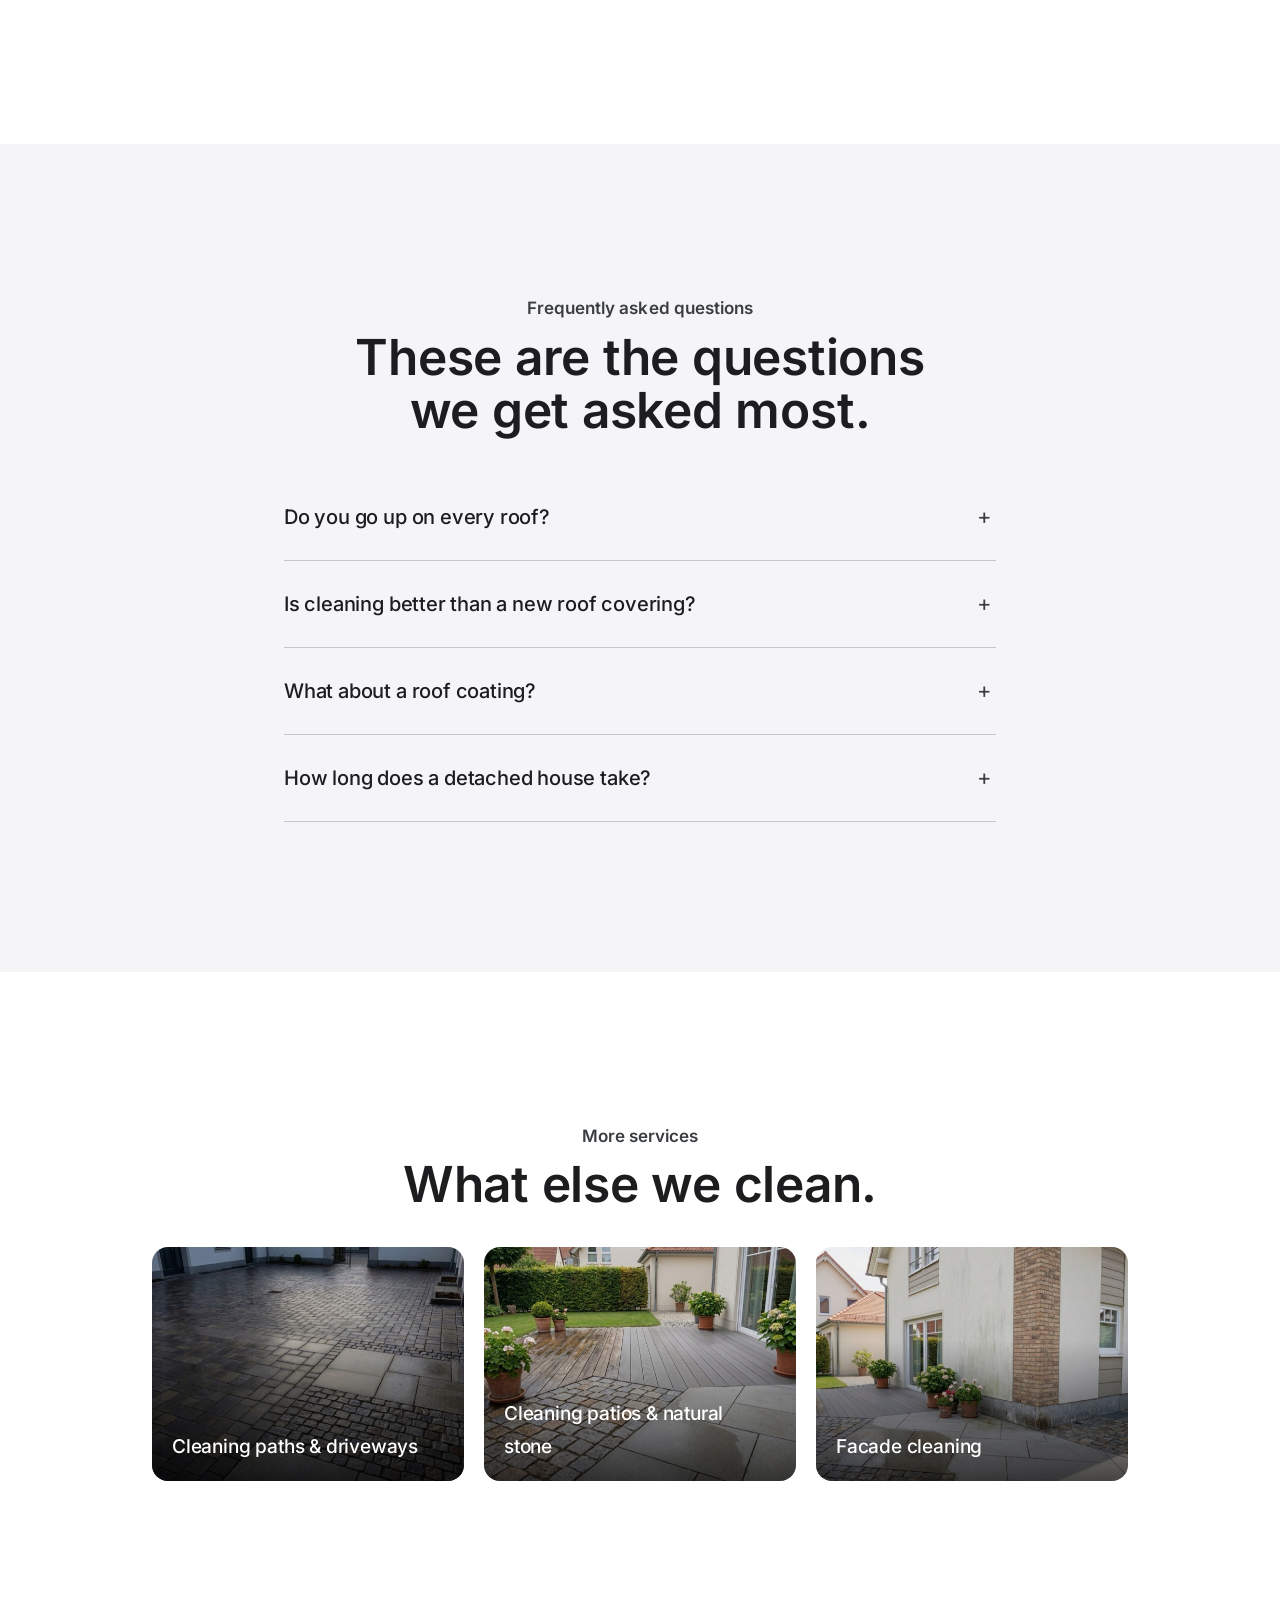
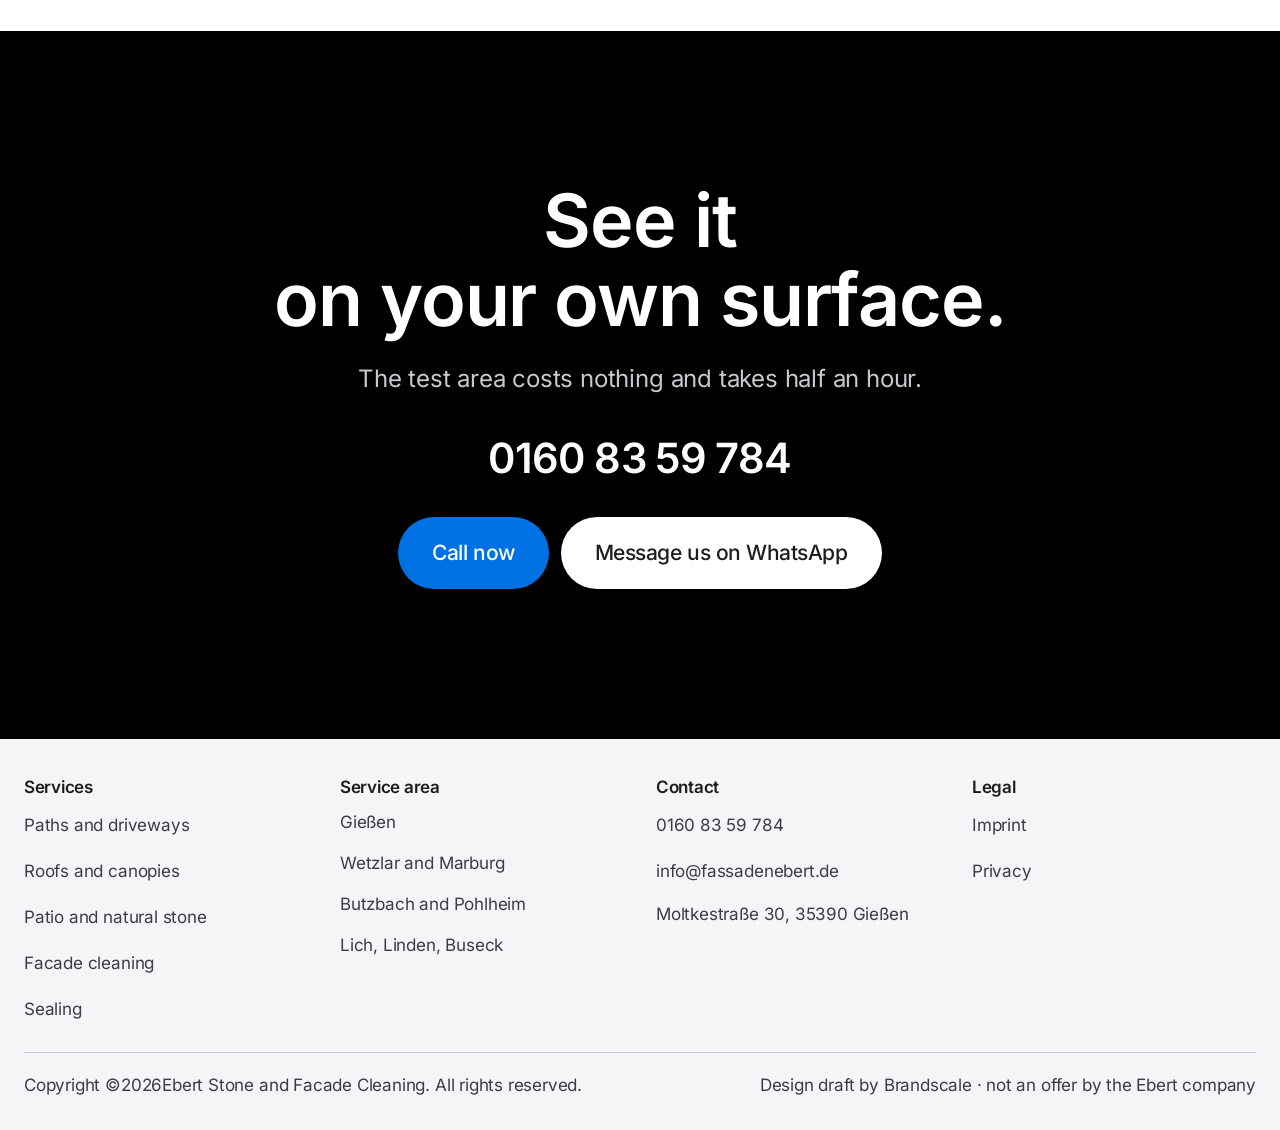
<file: dach-ueberdachung.html>
<!DOCTYPE html>
<html lang="de">
<head>
<meta charset="utf-8">
<meta name="viewport" content="width=device-width, initial-scale=1">
<title>Dachreinigung und Überdachung in Gießen | Ebert</title>
<meta name="description" content="Dachreinigung, Moosentfernung, Carport und Terrassenüberdachung in Gießen und Umgebung. Kostenlose Probefläche, schonendes Verfahren, 5 Jahre Garantie.">
<meta name="robots" content="noindex, nofollow">
<meta name="theme-color" content="#ffffff">
<link rel="icon" href="favicon.svg" type="image/svg+xml">
<link rel="preload" href="fonts/inter-600-normal-latin.woff2" as="font" type="font/woff2" crossorigin>
<link rel="stylesheet" href="fonts.css">
<link rel="stylesheet" href="site.css">
</head>
<body>

<div class="entwurf-fahne">
  ENTWURF für Julien Ebert — nicht veröffentlichen. Bilder, Preise und Bewertungen sind Platzhalter.
</div>

<div class="oben-leiste">
  <div class="huelle-breit oben-inhalt">
    <a href="tel:+4916083597840">☎ 0160 83 59 784</a>
    <a href="mailto:info@fassadenebert.de">✉ info@fassadenebert.de</a>
    <span class="oben-rechts">Gießen und Umgebung · Anfahrt kostenfrei</span>
  </div>
</div>

<header class="kopf" id="kopf">
  <div class="kopf-inhalt">
    <a class="logo" href="index.html">
      <img src="bilder/logo.png" alt="" aria-hidden="true">
      <b>Ebert</b>
    </a>
    <button class="brenner" id="brenner" aria-label="Menü" aria-expanded="false" aria-controls="nav">
      <span></span><span></span><span></span>
    </button>
    <nav class="nav" id="nav">
      <a href="index.html#ueber-uns">Über uns</a>
      <a href="index.html#arbeit">Unsere Arbeit</a>
      <div class="nav-klapp">
        <button type="button" class="nav-klapp-knopf an" aria-expanded="false">Leistungen <span aria-hidden="true">⌄</span></button>
        <div class="nav-klapp-inhalt">
          <a href="gehwege-einfahrten.html">Gehwege & Einfahrten reinigen</a>
          <a href="dach-ueberdachung.html" class="an">Dach & Überdachung reinigen</a>
          <a href="terrasse-naturstein.html">Terrasse & Naturstein reinigen</a>
          <a href="fassadenreinigung.html">Fassadenreinigung</a>
          <a href="impraegnierung.html">Imprägnierung & Versiegelung</a>
        </div>
      </div>
      <a href="index.html#probeflaeche">Ablauf</a>
      <a href="index.html#termin">Termin</a>
      <a href="index.html#stimmen">Referenzen</a>
      <a href="index.html#anfrage">Kontakt</a>
    </nav>
    <div class="kopf-rechts">
      <a class="knopf knopf-klein" href="index.html#anfrage">Probefläche sichern</a>
      <div class="sprache" role="group" aria-label="Sprache">
        <button type="button" data-lang="de" class="an">DE</button>
        <button type="button" data-lang="en">EN</button>
      </div>
    </div>
  </div>
</header>

<main>

  <section class="unter-hero">
    <div class="unter-hero-bild">
      <img src="bilder/leistungen/dach.jpg" alt="Ziegeldach, links bemoost, rechts gereinigt" fetchpriority="high" width="1200" height="944">
    </div>
    <div class="huelle unter-hero-text">
      <p class="marke-hell">Leistung</p>
      <h1 class="gross-h2">Dach &amp; Überdachung reinigen</h1>
      <p class="lead">Moos kostet das Dach Lebensdauer. Nicht Optik.</p>
      <div class="hero-knoepfe">
        <a class="hero-tel" href="tel:+4916083597840">
          <span class="hero-tel-inhalt" aria-hidden="true">☎</span>
          <span class="hero-tel-inhalt">
            0160 83 59 784
            <span>Rufen Sie uns einfach an</span>
          </span>
        </a>
        <a class="knopf knopf-gross" href="index.html#anfrage">Probefläche anfragen</a>
      </div>
    </div>
  </section>

  <section class="abschnitt">
    <div class="huelle schmal">
      <h2 class="gross-h2 zeig">Warum Moos auf dem Dach ein Problem ist</h2>
      <div class="zeig"><p class="lead">Moos sieht nicht nur alt aus. Es hält Wasser fest. Ein bemooster Ziegel trocknet nach Regen viel langsamer. Bei Frost gefriert dieses Wasser im Ziegel und sprengt ihn nach und nach auf. So wird der Ziegel kaputt, lange bevor er alt ist.</p><p class="lead">Dazu kommt: Was sich vom Dach löst, landet in der Dachrinne. Ist die Rinne verstopft, läuft das Wasser an der Hauswand herunter. Im schlimmsten Fall wird die Mauer feucht. Deshalb reinigen wir immer beides.</p></div>
    </div>
  </section>

  <section class="abschnitt grau">
    <div class="huelle">
      <div class="mitte" style="margin-bottom:40px">
        <p class="eyebrow zeig">Wie wir arbeiten</p>
        <h2 class="gross-h2 zeig">So arbeiten wir. Vier Punkte, auf die es ankommt.</h2>
      </div>
      <div class="verfahren">
          <article class="verfahren-block zeig">
            <span class="verfahren-nr">01</span>
            <div>
              <h3>Von der Traufe zum First</h3>
              <p>Wir arbeiten von unten nach oben. So wird kein Wasser unter die Ziegel gedrückt. Genau hier machen unerfahrene Firmen den Fehler, der ein Dach beschädigt.</p>
            </div>
          </article>
          <article class="verfahren-block zeig">
            <span class="verfahren-nr">02</span>
            <div>
              <h3>Der Druck passt zu Ihrem Dach</h3>
              <p>Ein Betonstein hält mehr aus als ein alter Tonziegel. Wir schauen uns Ihr Dach an, bevor wir anfangen. Und wir sagen es Ihnen ehrlich, wenn eine Fläche nicht mehr zu reinigen ist.</p>
            </div>
          </article>
          <article class="verfahren-block zeig">
            <span class="verfahren-nr">03</span>
            <div>
              <h3>Die Dachrinne machen wir mit</h3>
              <p>Nach der Reinigung räumen wir Dachrinne und Fallrohr frei und prüfen, ob das Wasser abläuft. Das kostet nichts extra. Das gehört dazu.</p>
            </div>
          </article>
          <article class="verfahren-block zeig">
            <span class="verfahren-nr">04</span>
            <div>
              <h3>Schutz, damit das Moos nicht gleich wiederkommt</h3>
              <p>Auf Wunsch behandeln wir das saubere Dach nach. Dann kommen Moos und Flechten nicht so schnell zurück. Auch darauf geben wir fünf Jahre Garantie.</p>
            </div>
          </article>
      </div>
    </div>
  </section>

  <section class="abschnitt">
    <div class="huelle zwei-spalten">
      <div>
        <h2 class="gross-h2 zeig">Diese Dächer reinigen wir</h2>
        <ul class="punkte zeig"><li>Ton- und Betondachziegel</li><li>Faserzement und Wellplatten (Eternit)</li><li>Blech- und Trapezdächer</li><li>Carports und Garagendächer</li><li>Terrassenüberdachungen aus Glas oder Kunststoff</li><li>Wintergärten von außen</li></ul>
      </div>
      <div class="probe-kasten zeig">
        <p class="eyebrow">Kostenlos und unverbindlich</p>
        <h3>Wir reinigen ein Stück. Sie entscheiden danach.</h3>
        <p>
          Wir kommen vorbei und reinigen etwa einen Quadratmeter als Probe.
          Sie sehen das Ergebnis bei sich zu Hause. Nicht auf einem Foto
          von jemand anderem.
        </p>
        <ul class="punkte">
          <li>Kostet nichts, auch wenn Sie danach absagen</li>
          <li>Die Anfahrt ist kostenlos</li>
          <li>Sie bekommen danach einen festen Preis</li>
        </ul>
        <p class="nummer-gross" style="margin-bottom:18px"><a href="tel:+4916083597840">0160 83 59 784</a></p>
        <a class="knopf knopf-gross" href="index.html#anfrage">Probefläche anfragen</a>
      </div>
    </div>
  </section>

  <section class="abschnitt grau">
    <div class="huelle schmal">
      <div class="mitte" style="margin-bottom:36px">
        <p class="eyebrow zeig">Häufige Fragen</p>
        <h2 class="gross-h2 zeig">Das werden wir oft gefragt.</h2>
      </div>

        <details class="faq zeig">
          <summary>Steigen Sie auf jedes Dach?</summary>
          <p>Auf die meisten. Wenn das Dach es nicht trägt, arbeiten wir vom Gerüst, von einer Hebebühne oder mit einer langen Stange vom Boden aus. Was bei Ihnen geht, sehen wir vor Ort.</p>
        </details>
        <details class="faq zeig">
          <summary>Ist eine Reinigung besser als eine Neueindeckung?</summary>
          <p>Fast immer, solange die Ziegel heil sind. Ein neues Dach kostet ein Vielfaches. Wenn Ihr Dach wirklich nicht mehr zu retten ist, sagen wir Ihnen das offen.</p>
        </details>
        <details class="faq zeig">
          <summary>Was ist mit einer Dachbeschichtung?</summary>
          <p>Eine Beschichtung ist Farbe auf dem Ziegel. Sie kann sinnvoll sein. Ohne gründliche Reinigung vorher hält sie aber nicht. Wir sagen Ihnen ehrlich, was Ihr Dach braucht.</p>
        </details>
        <details class="faq zeig">
          <summary>Wie lange dauert ein Einfamilienhaus?</summary>
          <p>Ein bis zwei Tage, je nach Größe und Verschmutzung. Die Dachrinne ist dabei.</p>
        </details>
    </div>
  </section>

  <section class="abschnitt">
    <div class="huelle">
      <div class="mitte" style="margin-bottom:36px">
        <p class="eyebrow zeig">Weitere Leistungen</p>
        <h2 class="gross-h2 zeig">Was wir sonst noch reinigen.</h2>
      </div>
      <div class="weiter-raster">
        <a class="weiter-karte zeig" href="gehwege-einfahrten.html">
          <img src="bilder/leistungen/hof.jpg" alt="" loading="lazy" width="1200" height="944">
          <span>Gehwege & Einfahrten reinigen</span>
        </a>
        <a class="weiter-karte zeig" href="terrasse-naturstein.html">
          <img src="bilder/leistungen/terrasse.jpg" alt="" loading="lazy" width="1200" height="944">
          <span>Terrasse & Naturstein reinigen</span>
        </a>
        <a class="weiter-karte zeig" href="fassadenreinigung.html">
          <img src="bilder/leistungen/fassade.jpg" alt="" loading="lazy" width="1200" height="944">
          <span>Fassadenreinigung</span>
        </a>
      </div>
    </div>
  </section>

  <section class="abschnitt dunkel mitte">
    <div class="huelle">
      <h2 class="statement zeig">Sehen Sie es<br>an Ihrer eigenen Fläche.</h2>
      <p class="lead zeig" style="margin-top:20px">
        Die Probefläche kostet nichts und dauert eine halbe Stunde.
      </p>
      <p class="nummer-gross zeig" style="margin-top:22px"><a href="tel:+4916083597840">0160 83 59 784</a></p>
      <div class="hero-knoepfe zeig" style="justify-content:center;margin-top:24px">
        <a class="knopf knopf-gross" href="tel:+4916083597840">Jetzt anrufen</a>
        <a class="knopf knopf-hell knopf-gross" href="https://wa.me/4916083597840" rel="noopener">Über WhatsApp schreiben</a>
      </div>
    </div>
  </section>

</main>

<footer class="fuss">
  <div class="huelle-breit">
    <div class="fuss-raster">
      <div>
        <h4>Leistungen</h4>
        <ul>
          <li><a href="gehwege-einfahrten.html">Gehwege und Einfahrten</a></li>
          <li><a href="dach-ueberdachung.html">Dach und Überdachung</a></li>
          <li><a href="terrasse-naturstein.html">Terrasse und Naturstein</a></li>
          <li><a href="fassadenreinigung.html">Fassadenreinigung</a></li>
          <li><a href="impraegnierung.html">Imprägnierung</a></li>
        </ul>
      </div>
      <div>
        <h4>Einsatzgebiet</h4>
        <ul>
          <li>Gießen</li>
          <li>Wetzlar und Marburg</li>
          <li>Butzbach und Pohlheim</li>
          <li>Lich, Linden, Buseck</li>
        </ul>
      </div>
      <div>
        <h4>Kontakt</h4>
        <ul>
          <li><a href="tel:+4916083597840">0160 83 59 784</a></li>
          <li><a href="mailto:info@fassadenebert.de">info@fassadenebert.de</a></li>
          <li>Moltkestraße 30, 35390 Gießen</li>
        </ul>
      </div>
      <div>
        <h4>Rechtliches</h4>
        <ul>
          <li><a href="impressum.html">Impressum</a></li>
          <li><a href="datenschutz.html">Datenschutz</a></li>
        </ul>
      </div>
    </div>
    <div class="fuss-unten">
      <span>Copyright © <span id="jahr">2026</span> Ebert Stein- und Fassadenreinigung. Alle Rechte vorbehalten.</span>
      <span>Design-Entwurf von Brandscale · kein Angebot der Firma Ebert</span>
    </div>
  </div>
</footer>

<div class="tel-leiste">
  <a class="anrufen" href="tel:+4916083597840">☎ Anrufen</a>
  <a class="whatsapp" href="https://wa.me/4916083597840" rel="noopener">WhatsApp</a>
</div>

<a class="wa-knopf" href="https://wa.me/4916083597840" rel="noopener" aria-label="WhatsApp">
  <svg viewBox="0 0 24 24" aria-hidden="true"><path d="M17.47 14.38c-.3-.15-1.75-.86-2.02-.96-.27-.1-.47-.15-.67.15-.2.3-.77.96-.94 1.16-.17.2-.35.22-.64.07-.3-.15-1.25-.46-2.38-1.47-.88-.79-1.47-1.76-1.65-2.05-.17-.3-.02-.46.13-.6.13-.14.3-.35.45-.52.15-.17.2-.3.3-.5.1-.2.05-.37-.02-.52-.08-.15-.67-1.6-.92-2.2-.24-.58-.49-.5-.67-.51h-.57c-.2 0-.52.07-.79.37-.27.3-1.04 1.01-1.04 2.47s1.06 2.86 1.21 3.06c.15.2 2.1 3.2 5.08 4.49.71.3 1.26.49 1.69.63.71.22 1.36.19 1.87.12.57-.09 1.75-.72 2-1.41.25-.69.25-1.28.17-1.41-.07-.13-.27-.2-.57-.35zM12.04 2C6.58 2 2.13 6.45 2.13 11.91c0 1.75.46 3.45 1.32 4.95L2 22l5.25-1.38a9.86 9.86 0 004.79 1.22h.01c5.46 0 9.91-4.45 9.91-9.91S17.5 2 12.04 2z"/></svg>
</a>

<button class="chat-knopf" id="chat-knopf" aria-label="Chat öffnen" aria-expanded="false" aria-controls="chat">💬</button>

<div class="chat" id="chat" role="dialog" aria-label="Chat mit Ebert">
  <div class="chat-kopf">
    <span class="chat-punkt" aria-hidden="true"></span>
    <span><b>Ebert Assistent</b><small id="chat-status">Antwortet meist sofort</small></span>
    <button class="chat-zu" id="chat-zu" aria-label="Chat schließen">✕</button>
  </div>
  <div class="chat-verlauf" id="chat-verlauf"></div>
  <div class="chat-vorschlaege" id="chat-vorschlaege"></div>
  <form class="chat-eingabe" id="chat-form">
    <input type="text" id="chat-text" placeholder="Frage eingeben …" autocomplete="off" aria-label="Nachricht">
    <button class="chat-senden" type="submit" aria-label="Senden">↑</button>
  </form>
</div>

<script src="termin.js"></script>
<script src="i18n.js"></script>
<script src="i18n-unterseiten.js"></script>
<script src="site.js"></script>
</body>
</html>
</file>
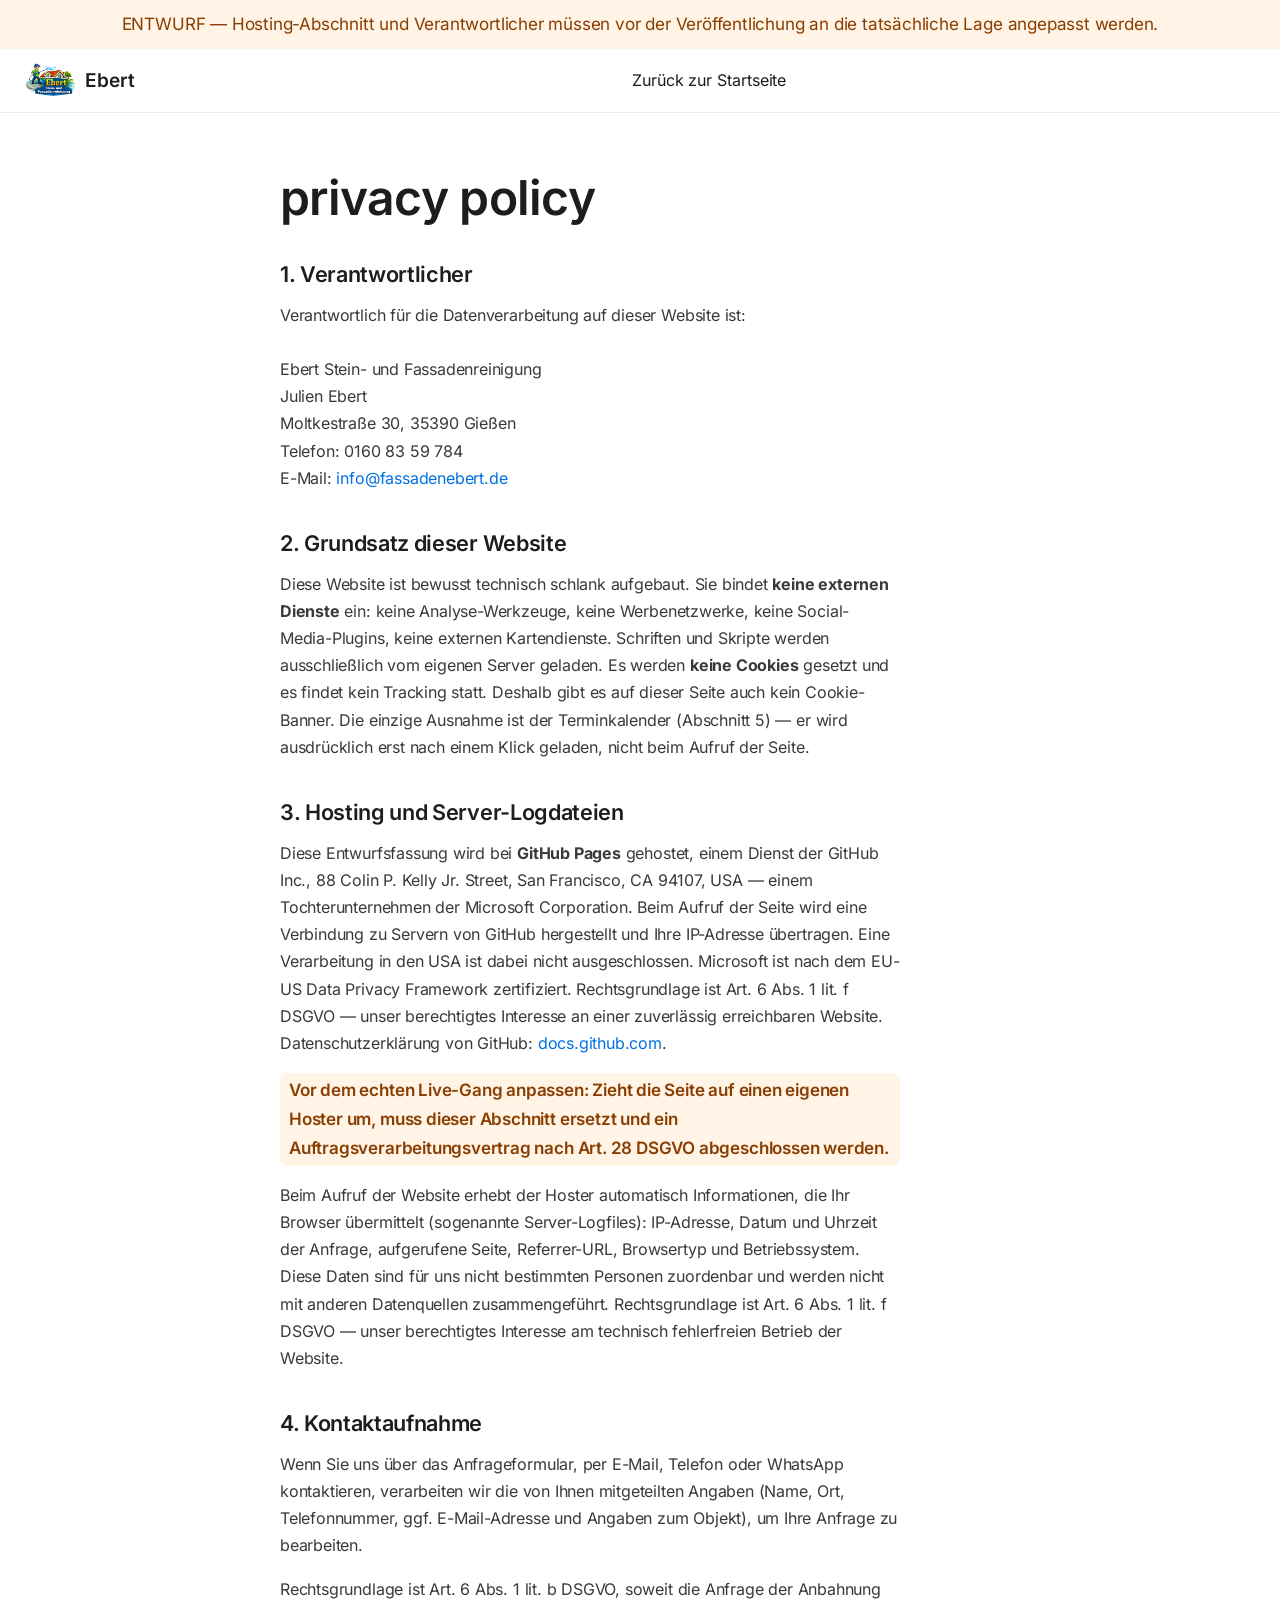
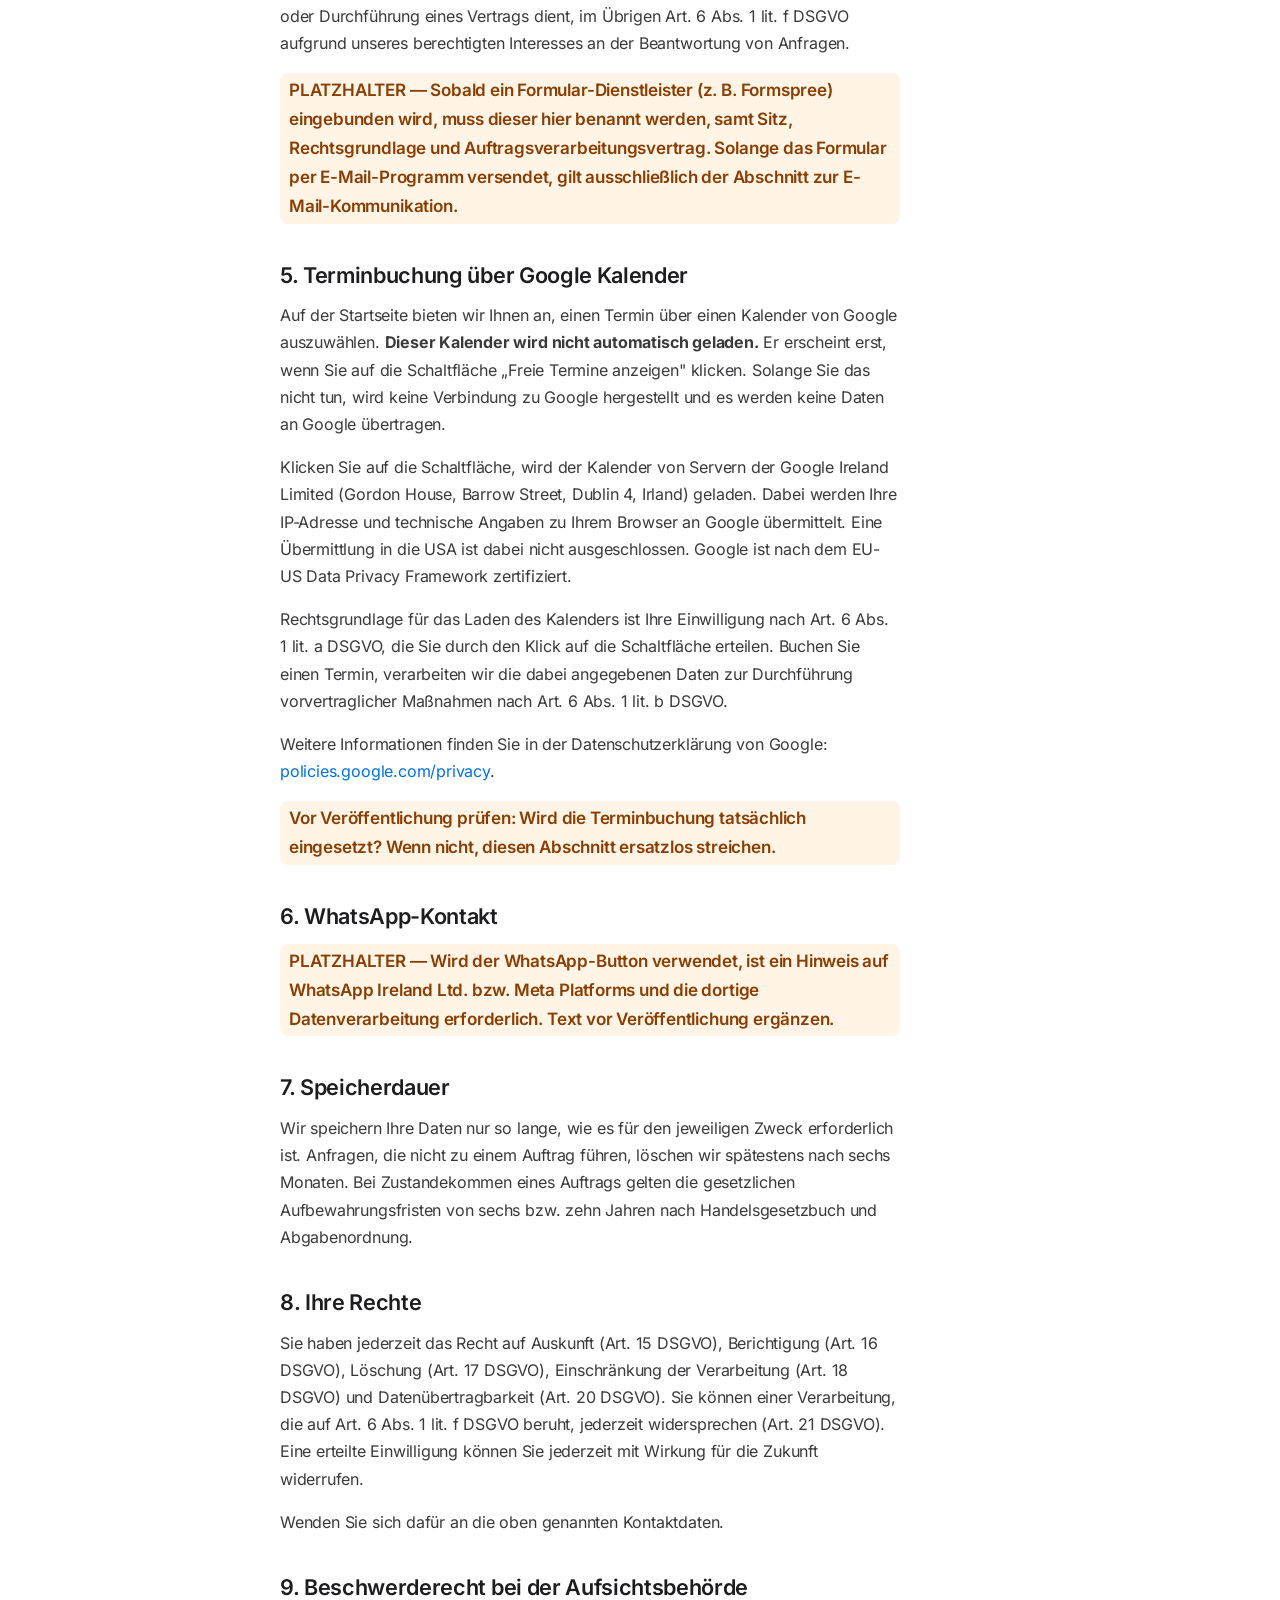
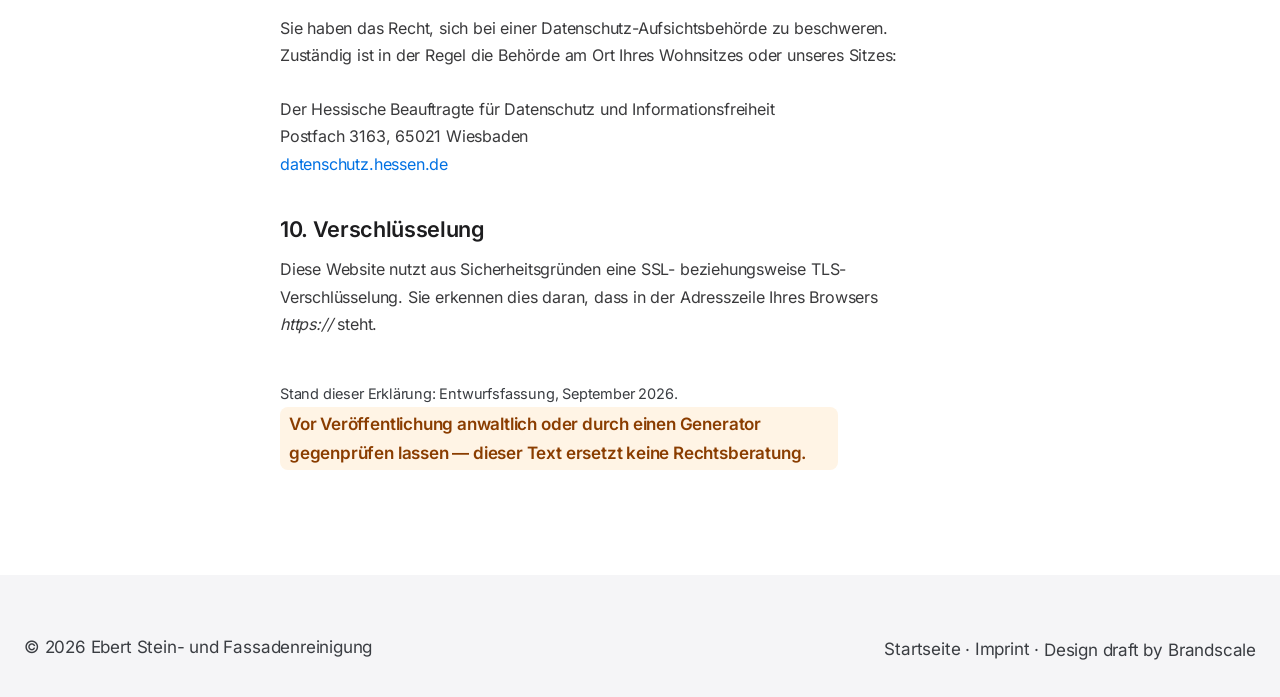
<file: datenschutz.html>
<!DOCTYPE html>
<html lang="de">
<head>
<meta charset="utf-8">
<meta name="viewport" content="width=device-width, initial-scale=1">
<title>Datenschutzerklärung | Ebert Stein- und Fassadenreinigung</title>
<meta name="robots" content="noindex, nofollow">
<link rel="icon" href="favicon.svg" type="image/svg+xml">
<link rel="stylesheet" href="fonts.css">
<link rel="stylesheet" href="site.css">
</head>
<body>

<div class="entwurf-fahne">
  ENTWURF — Hosting-Abschnitt und Verantwortlicher müssen vor der Veröffentlichung an die tatsächliche Lage angepasst werden.
</div>

<header class="kopf">
  <div class="huelle kopf-inhalt">
    <a class="logo" href="index.html">
      <img src="bilder/logo.png" alt="" aria-hidden="true">
      <b>Ebert</b>
    </a>
    <nav class="nav" style="margin-left:auto"><a href="index.html">Zurück zur Startseite</a></nav>
  </div>
</header>

<main class="huelle rechtstext">
  <h1>Datenschutzerklärung</h1>

  <h2>1. Verantwortlicher</h2>
  <p>
    Verantwortlich für die Datenverarbeitung auf dieser Website ist:<br><br>
    Ebert Stein- und Fassadenreinigung<br>
    Julien Ebert<br>
    Moltkestraße 30, 35390 Gießen<br>
    Telefon: 0160 83 59 784<br>
    E-Mail: <a href="mailto:info@fassadenebert.de">info@fassadenebert.de</a>
  </p>

  <h2>2. Grundsatz dieser Website</h2>
  <p>
    Diese Website ist bewusst technisch schlank aufgebaut. Sie bindet
    <strong>keine externen Dienste</strong> ein: keine Analyse-Werkzeuge, keine Werbenetzwerke,
    keine Social-Media-Plugins, keine externen Kartendienste. Schriften und Skripte werden
    ausschließlich vom eigenen Server geladen. Es werden <strong>keine Cookies</strong> gesetzt
    und es findet kein Tracking statt. Deshalb gibt es auf dieser Seite auch kein Cookie-Banner.
    Die einzige Ausnahme ist der Terminkalender (Abschnitt 5) — er wird ausdrücklich
    erst nach einem Klick geladen, nicht beim Aufruf der Seite.
  </p>

  <h2>3. Hosting und Server-Logdateien</h2>
  <p>
    Diese Entwurfsfassung wird bei <strong>GitHub Pages</strong> gehostet, einem Dienst der
    GitHub Inc., 88 Colin P. Kelly Jr. Street, San Francisco, CA 94107, USA — einem
    Tochterunternehmen der Microsoft Corporation. Beim Aufruf der Seite wird eine Verbindung
    zu Servern von GitHub hergestellt und Ihre IP-Adresse übertragen. Eine Verarbeitung in
    den USA ist dabei nicht ausgeschlossen. Microsoft ist nach dem EU-US Data Privacy
    Framework zertifiziert. Rechtsgrundlage ist Art. 6 Abs. 1 lit. f DSGVO — unser
    berechtigtes Interesse an einer zuverlässig erreichbaren Website.
    Datenschutzerklärung von GitHub:
    <a href="https://docs.github.com/de/site-policy/privacy-policies/github-general-privacy-statement" rel="noopener">docs.github.com</a>.
  </p>
  <p>
    <span class="platzhalter">Vor dem echten Live-Gang anpassen: Zieht die Seite auf einen
    eigenen Hoster um, muss dieser Abschnitt ersetzt und ein Auftragsverarbeitungsvertrag
    nach Art. 28 DSGVO abgeschlossen werden.</span>
  </p>
  <p>
    Beim Aufruf der Website erhebt der Hoster automatisch Informationen, die Ihr Browser
    übermittelt (sogenannte Server-Logfiles): IP-Adresse, Datum und Uhrzeit der Anfrage,
    aufgerufene Seite, Referrer-URL, Browsertyp und Betriebssystem. Diese Daten sind für uns
    nicht bestimmten Personen zuordenbar und werden nicht mit anderen Datenquellen
    zusammengeführt. Rechtsgrundlage ist Art. 6 Abs. 1 lit. f DSGVO — unser berechtigtes
    Interesse am technisch fehlerfreien Betrieb der Website.
  </p>

  <h2>4. Kontaktaufnahme</h2>
  <p>
    Wenn Sie uns über das Anfrageformular, per E-Mail, Telefon oder WhatsApp kontaktieren,
    verarbeiten wir die von Ihnen mitgeteilten Angaben (Name, Ort, Telefonnummer, ggf.
    E-Mail-Adresse und Angaben zum Objekt), um Ihre Anfrage zu bearbeiten.
  </p>
  <p>
    Rechtsgrundlage ist Art. 6 Abs. 1 lit. b DSGVO, soweit die Anfrage der Anbahnung oder
    Durchführung eines Vertrags dient, im Übrigen Art. 6 Abs. 1 lit. f DSGVO aufgrund unseres
    berechtigten Interesses an der Beantwortung von Anfragen.
  </p>
  <p>
    <span class="platzhalter">PLATZHALTER — Sobald ein Formular-Dienstleister (z. B. Formspree)
    eingebunden wird, muss dieser hier benannt werden, samt Sitz, Rechtsgrundlage und
    Auftragsverarbeitungsvertrag. Solange das Formular per E-Mail-Programm versendet, gilt
    ausschließlich der Abschnitt zur E-Mail-Kommunikation.</span>
  </p>

  <h2>5. Terminbuchung über Google Kalender</h2>
  <p>
    Auf der Startseite bieten wir Ihnen an, einen Termin über einen Kalender von
    Google auszuwählen. <strong>Dieser Kalender wird nicht automatisch geladen.</strong>
    Er erscheint erst, wenn Sie auf die Schaltfläche „Freie Termine anzeigen" klicken.
    Solange Sie das nicht tun, wird keine Verbindung zu Google hergestellt und es
    werden keine Daten an Google übertragen.
  </p>
  <p>
    Klicken Sie auf die Schaltfläche, wird der Kalender von Servern der
    Google Ireland Limited (Gordon House, Barrow Street, Dublin 4, Irland) geladen.
    Dabei werden Ihre IP-Adresse und technische Angaben zu Ihrem Browser an Google
    übermittelt. Eine Übermittlung in die USA ist dabei nicht ausgeschlossen.
    Google ist nach dem EU-US Data Privacy Framework zertifiziert.
  </p>
  <p>
    Rechtsgrundlage für das Laden des Kalenders ist Ihre Einwilligung nach
    Art. 6 Abs. 1 lit. a DSGVO, die Sie durch den Klick auf die Schaltfläche
    erteilen. Buchen Sie einen Termin, verarbeiten wir die dabei angegebenen Daten
    zur Durchführung vorvertraglicher Maßnahmen nach Art. 6 Abs. 1 lit. b DSGVO.
  </p>
  <p>
    Weitere Informationen finden Sie in der Datenschutzerklärung von Google:
    <a href="https://policies.google.com/privacy" rel="noopener">policies.google.com/privacy</a>.
  </p>
  <p>
    <span class="platzhalter">Vor Veröffentlichung prüfen: Wird die Terminbuchung
    tatsächlich eingesetzt? Wenn nicht, diesen Abschnitt ersatzlos streichen.</span>
  </p>

  <h2>6. WhatsApp-Kontakt</h2>
  <p>
    <span class="platzhalter">PLATZHALTER — Wird der WhatsApp-Button verwendet, ist ein Hinweis auf
    WhatsApp Ireland Ltd. bzw. Meta Platforms und die dortige Datenverarbeitung erforderlich.
    Text vor Veröffentlichung ergänzen.</span>
  </p>

  <h2>7. Speicherdauer</h2>
  <p>
    Wir speichern Ihre Daten nur so lange, wie es für den jeweiligen Zweck erforderlich ist.
    Anfragen, die nicht zu einem Auftrag führen, löschen wir spätestens nach sechs Monaten.
    Bei Zustandekommen eines Auftrags gelten die gesetzlichen Aufbewahrungsfristen von
    sechs bzw. zehn Jahren nach Handelsgesetzbuch und Abgabenordnung.
  </p>

  <h2>8. Ihre Rechte</h2>
  <p>
    Sie haben jederzeit das Recht auf Auskunft (Art. 15 DSGVO), Berichtigung (Art. 16 DSGVO),
    Löschung (Art. 17 DSGVO), Einschränkung der Verarbeitung (Art. 18 DSGVO) und
    Datenübertragbarkeit (Art. 20 DSGVO). Sie können einer Verarbeitung, die auf Art. 6 Abs. 1
    lit. f DSGVO beruht, jederzeit widersprechen (Art. 21 DSGVO). Eine erteilte Einwilligung
    können Sie jederzeit mit Wirkung für die Zukunft widerrufen.
  </p>
  <p>
    Wenden Sie sich dafür an die oben genannten Kontaktdaten.
  </p>

  <h2>9. Beschwerderecht bei der Aufsichtsbehörde</h2>
  <p>
    Sie haben das Recht, sich bei einer Datenschutz-Aufsichtsbehörde zu beschweren.
    Zuständig ist in der Regel die Behörde am Ort Ihres Wohnsitzes oder unseres Sitzes:<br><br>
    Der Hessische Beauftragte für Datenschutz und Informationsfreiheit<br>
    Postfach 3163, 65021 Wiesbaden<br>
    <a href="https://datenschutz.hessen.de" rel="noopener">datenschutz.hessen.de</a>
  </p>

  <h2>10. Verschlüsselung</h2>
  <p>
    Diese Website nutzt aus Sicherheitsgründen eine SSL- beziehungsweise TLS-Verschlüsselung.
    Sie erkennen dies daran, dass in der Adresszeile Ihres Browsers <em>https://</em> steht.
  </p>

  <p style="margin-top:44px;color:var(--leise);font-size:14.5px">
    Stand dieser Erklärung: Entwurfsfassung, September 2026.
    <span class="platzhalter">Vor Veröffentlichung anwaltlich oder durch einen Generator gegenprüfen lassen —
    dieser Text ersetzt keine Rechtsberatung.</span>
  </p>
</main>

<footer class="fuss">
  <div class="huelle-breit">
    <div class="fuss-unten" style="border-top:0">
      <span>© <span id="jahr">2026</span> Ebert Stein- und Fassadenreinigung</span>
      <span><a href="index.html">Startseite</a> · <a href="impressum.html">Impressum</a> · <span>Design-Entwurf von Brandscale</span></span>
    </div>
  </div>
</footer>

<script src="i18n.js"></script>
<script src="i18n-unterseiten.js"></script>
<script src="termin.js"></script>
<script src="site.js"></script>
</body>
</html>
</file>
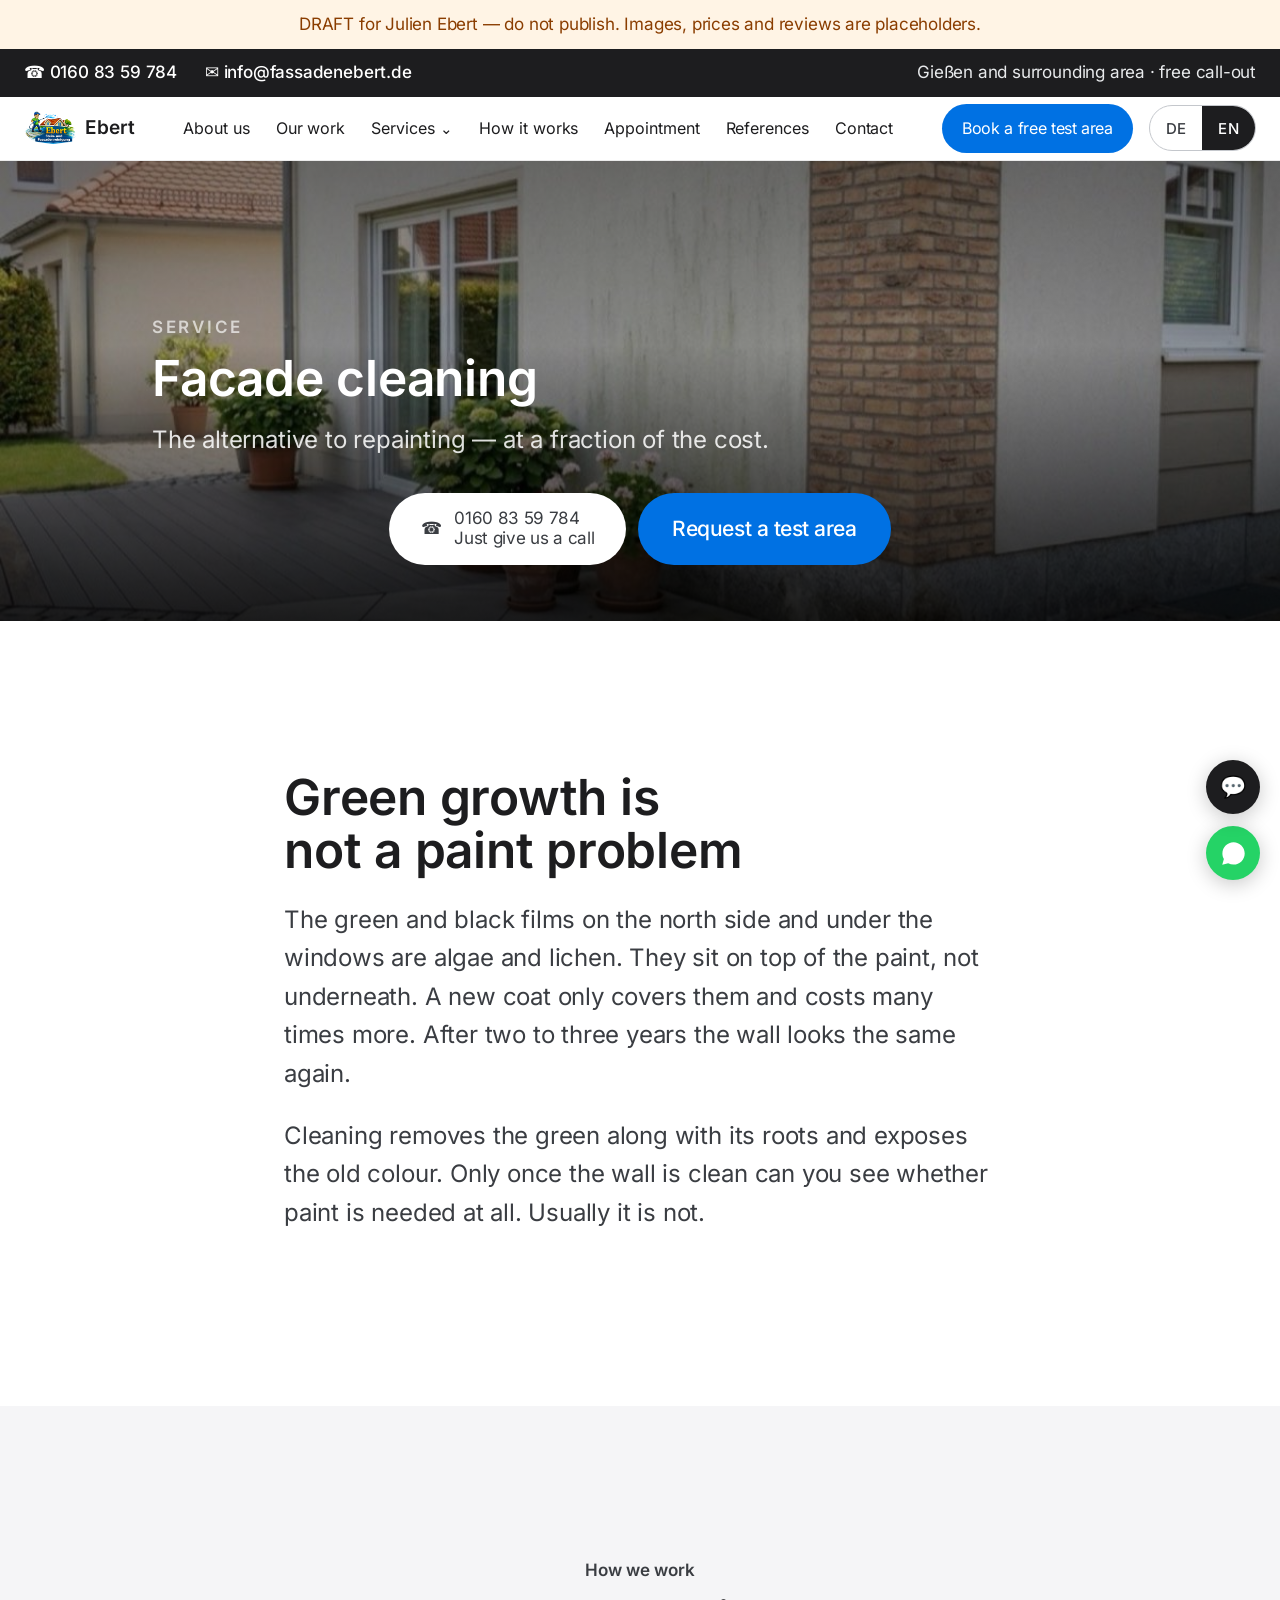
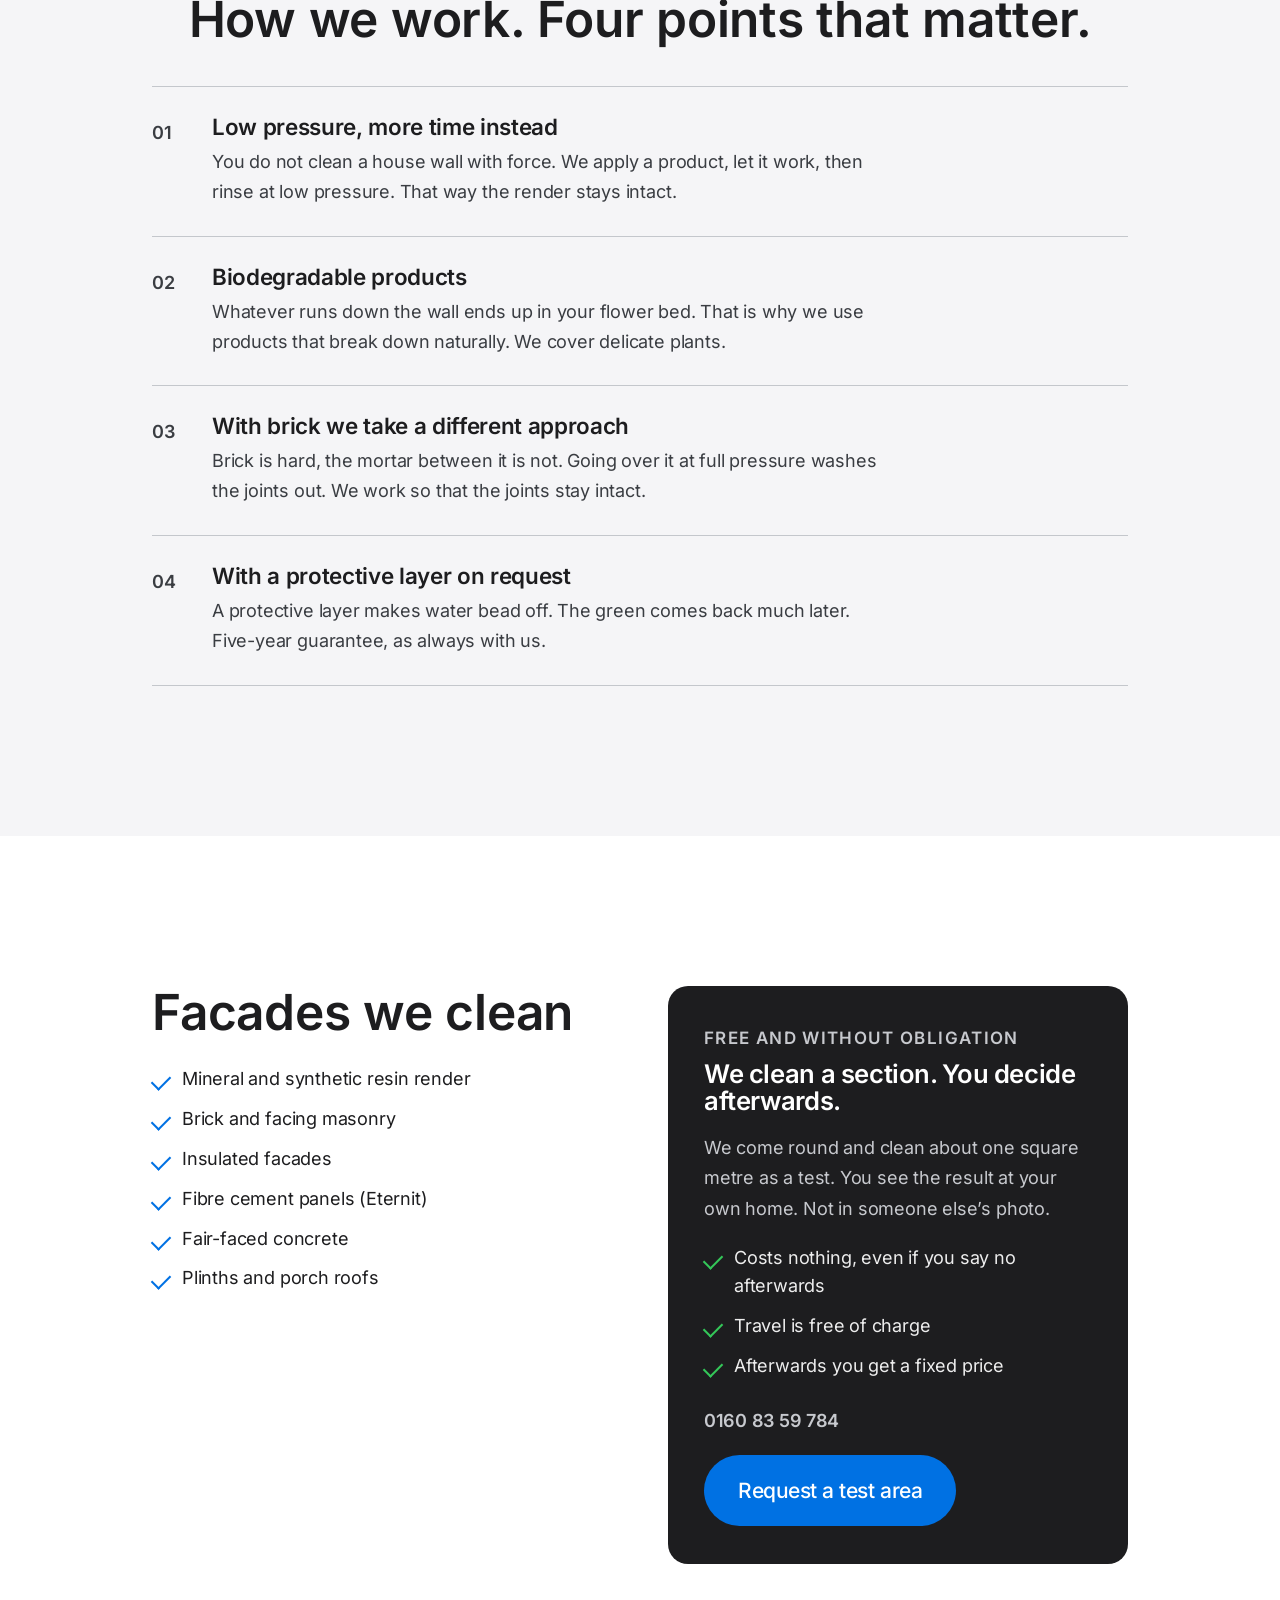
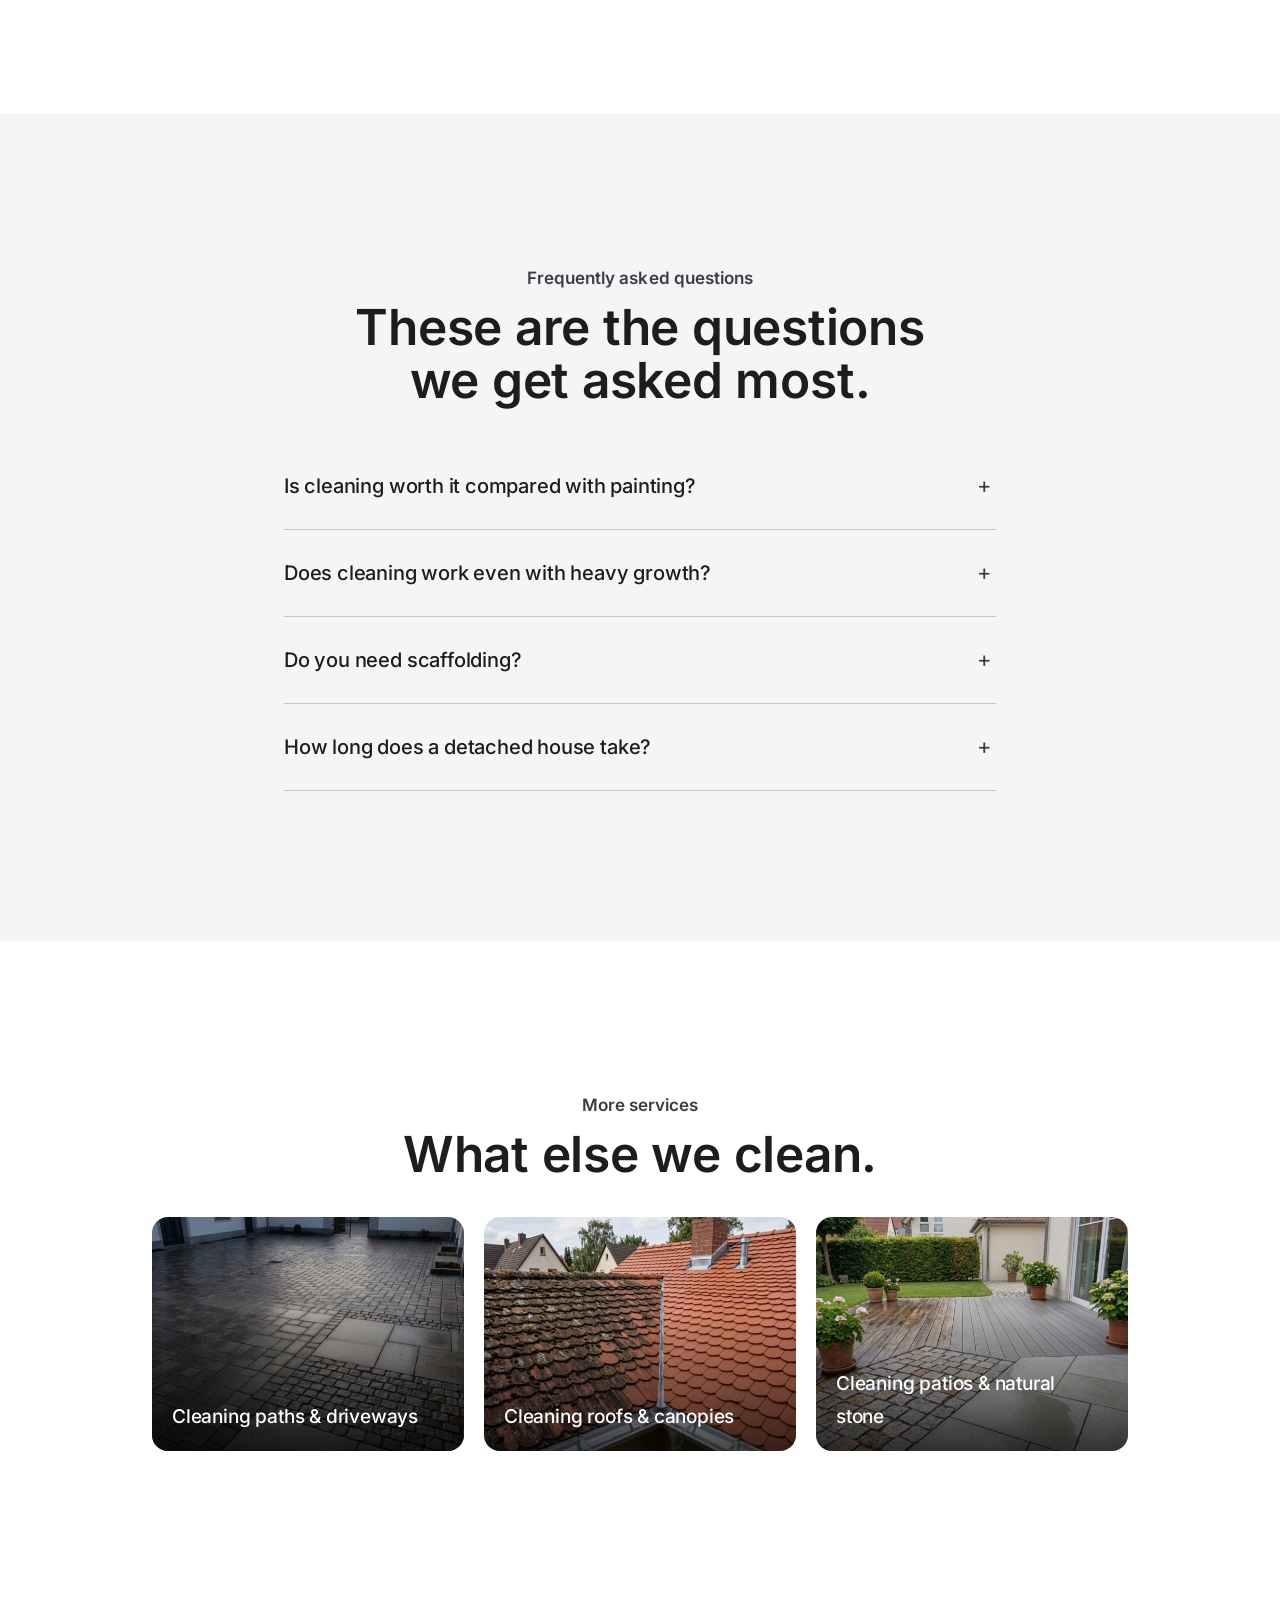
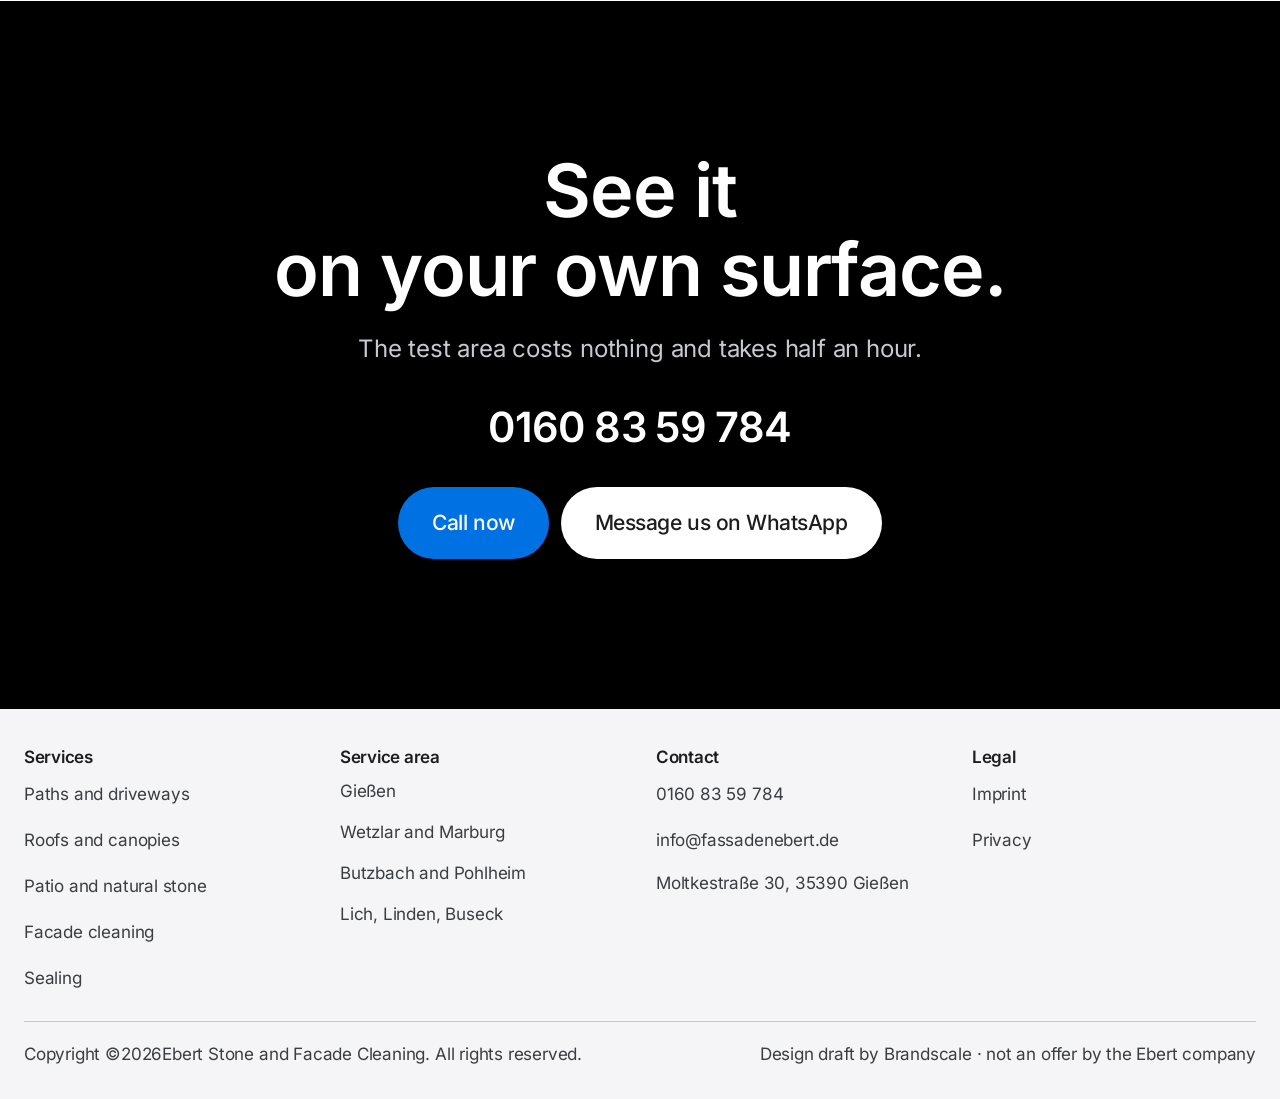
<file: fassadenreinigung.html>
<!DOCTYPE html>
<html lang="de">
<head>
<meta charset="utf-8">
<meta name="viewport" content="width=device-width, initial-scale=1">
<title>Fassadenreinigung in Gießen | Ebert Stein- und Fassadenreinigung</title>
<meta name="description" content="Fassadenreinigung statt Neuanstrich in Gießen und Umgebung. Putz, Klinker und Verblendung schonend gereinigt. Kostenlose Probefläche.">
<meta name="robots" content="noindex, nofollow">
<meta name="theme-color" content="#ffffff">
<link rel="icon" href="favicon.svg" type="image/svg+xml">
<link rel="preload" href="fonts/inter-600-normal-latin.woff2" as="font" type="font/woff2" crossorigin>
<link rel="stylesheet" href="fonts.css">
<link rel="stylesheet" href="site.css">
</head>
<body>

<div class="entwurf-fahne">
  ENTWURF für Julien Ebert — nicht veröffentlichen. Bilder, Preise und Bewertungen sind Platzhalter.
</div>

<div class="oben-leiste">
  <div class="huelle-breit oben-inhalt">
    <a href="tel:+4916083597840">☎ 0160 83 59 784</a>
    <a href="mailto:info@fassadenebert.de">✉ info@fassadenebert.de</a>
    <span class="oben-rechts">Gießen und Umgebung · Anfahrt kostenfrei</span>
  </div>
</div>

<header class="kopf" id="kopf">
  <div class="kopf-inhalt">
    <a class="logo" href="index.html">
      <img src="bilder/logo.png" alt="" aria-hidden="true">
      <b>Ebert</b>
    </a>
    <button class="brenner" id="brenner" aria-label="Menü" aria-expanded="false" aria-controls="nav">
      <span></span><span></span><span></span>
    </button>
    <nav class="nav" id="nav">
      <a href="index.html#ueber-uns">Über uns</a>
      <a href="index.html#arbeit">Unsere Arbeit</a>
      <div class="nav-klapp">
        <button type="button" class="nav-klapp-knopf an" aria-expanded="false">Leistungen <span aria-hidden="true">⌄</span></button>
        <div class="nav-klapp-inhalt">
          <a href="gehwege-einfahrten.html">Gehwege & Einfahrten reinigen</a>
          <a href="dach-ueberdachung.html">Dach & Überdachung reinigen</a>
          <a href="terrasse-naturstein.html">Terrasse & Naturstein reinigen</a>
          <a href="fassadenreinigung.html" class="an">Fassadenreinigung</a>
          <a href="impraegnierung.html">Imprägnierung & Versiegelung</a>
        </div>
      </div>
      <a href="index.html#probeflaeche">Ablauf</a>
      <a href="index.html#termin">Termin</a>
      <a href="index.html#stimmen">Referenzen</a>
      <a href="index.html#anfrage">Kontakt</a>
    </nav>
    <div class="kopf-rechts">
      <a class="knopf knopf-klein" href="index.html#anfrage">Probefläche sichern</a>
      <div class="sprache" role="group" aria-label="Sprache">
        <button type="button" data-lang="de" class="an">DE</button>
        <button type="button" data-lang="en">EN</button>
      </div>
    </div>
  </div>
</header>

<main>

  <section class="unter-hero">
    <div class="unter-hero-bild">
      <img src="bilder/leistungen/fassade.jpg" alt="Fassade während der Reinigung" fetchpriority="high" width="1200" height="944">
    </div>
    <div class="huelle unter-hero-text">
      <p class="marke-hell">Leistung</p>
      <h1 class="gross-h2">Fassadenreinigung</h1>
      <p class="lead">Die Alternative zum Neuanstrich — zu einem Bruchteil.</p>
      <div class="hero-knoepfe">
        <a class="hero-tel" href="tel:+4916083597840">
          <span class="hero-tel-inhalt" aria-hidden="true">☎</span>
          <span class="hero-tel-inhalt">
            0160 83 59 784
            <span>Rufen Sie uns einfach an</span>
          </span>
        </a>
        <a class="knopf knopf-gross" href="index.html#anfrage">Probefläche anfragen</a>
      </div>
    </div>
  </section>

  <section class="abschnitt">
    <div class="huelle schmal">
      <h2 class="gross-h2 zeig">Grünbelag ist kein Anstrichproblem</h2>
      <div class="zeig"><p class="lead">Die grünen und schwarzen Schleier an der Nordseite und unter den Fenstern sind Algen und Flechten. Sie sitzen auf der Farbe, nicht darunter. Ein neuer Anstrich deckt sie nur zu und kostet ein Vielfaches. Nach zwei bis drei Jahren sieht die Wand wieder genauso aus.</p><p class="lead">Eine Reinigung entfernt das Grün mit den Wurzeln und legt die alte Farbe frei. Erst wenn die Wand sauber ist, sieht man, ob ein Anstrich überhaupt nötig ist. Meistens ist er es nicht.</p></div>
    </div>
  </section>

  <section class="abschnitt grau">
    <div class="huelle">
      <div class="mitte" style="margin-bottom:40px">
        <p class="eyebrow zeig">Wie wir arbeiten</p>
        <h2 class="gross-h2 zeig">So arbeiten wir. Vier Punkte, auf die es ankommt.</h2>
      </div>
      <div class="verfahren">
          <article class="verfahren-block zeig">
            <span class="verfahren-nr">01</span>
            <div>
              <h3>Wenig Druck, dafür mehr Zeit</h3>
              <p>Eine Hauswand reinigt man nicht mit Kraft. Wir tragen ein Mittel auf, lassen es einwirken und spülen dann mit wenig Druck ab. So bleibt der Putz heil.</p>
            </div>
          </article>
          <article class="verfahren-block zeig">
            <span class="verfahren-nr">02</span>
            <div>
              <h3>Biologisch abbaubare Mittel</h3>
              <p>Was an der Wand herunterläuft, landet in Ihrem Beet. Deshalb nehmen wir Mittel, die sich in der Natur abbauen. Empfindliche Pflanzen decken wir ab.</p>
            </div>
          </article>
          <article class="verfahren-block zeig">
            <span class="verfahren-nr">03</span>
            <div>
              <h3>Bei Klinker gehen wir anders vor</h3>
              <p>Klinker ist hart, die Fuge dazwischen nicht. Wer mit vollem Druck darüber geht, spült die Fugen aus. Wir arbeiten so, dass die Fugen heil bleiben.</p>
            </div>
          </article>
          <article class="verfahren-block zeig">
            <span class="verfahren-nr">04</span>
            <div>
              <h3>Auf Wunsch mit Schutzschicht</h3>
              <p>Eine Schutzschicht lässt Wasser abperlen. Das Grün kommt dadurch viel später zurück. Fünf Jahre Garantie, wie immer bei uns.</p>
            </div>
          </article>
      </div>
    </div>
  </section>

  <section class="abschnitt">
    <div class="huelle zwei-spalten">
      <div>
        <h2 class="gross-h2 zeig">Diese Fassaden reinigen wir</h2>
        <ul class="punkte zeig"><li>Mineralischer und Kunstharzputz</li><li>Klinker und Verblendmauerwerk</li><li>gedämmte Fassaden</li><li>Faserzementplatten (Eternit)</li><li>Sichtbeton</li><li>Sockel und Vordächer</li></ul>
      </div>
      <div class="probe-kasten zeig">
        <p class="eyebrow">Kostenlos und unverbindlich</p>
        <h3>Wir reinigen ein Stück. Sie entscheiden danach.</h3>
        <p>
          Wir kommen vorbei und reinigen etwa einen Quadratmeter als Probe.
          Sie sehen das Ergebnis bei sich zu Hause. Nicht auf einem Foto
          von jemand anderem.
        </p>
        <ul class="punkte">
          <li>Kostet nichts, auch wenn Sie danach absagen</li>
          <li>Die Anfahrt ist kostenlos</li>
          <li>Sie bekommen danach einen festen Preis</li>
        </ul>
        <p class="nummer-gross" style="margin-bottom:18px"><a href="tel:+4916083597840">0160 83 59 784</a></p>
        <a class="knopf knopf-gross" href="index.html#anfrage">Probefläche anfragen</a>
      </div>
    </div>
  </section>

  <section class="abschnitt grau">
    <div class="huelle schmal">
      <div class="mitte" style="margin-bottom:36px">
        <p class="eyebrow zeig">Häufige Fragen</p>
        <h2 class="gross-h2 zeig">Das werden wir oft gefragt.</h2>
      </div>

        <details class="faq zeig">
          <summary>Lohnt sich eine Reinigung gegenüber einem Anstrich?</summary>
          <p>Ja, deutlich. Ein Anstrich braucht ein Gerüst, Material und mehrere Tage Arbeit. Eine Reinigung braucht davon nur einen Bruchteil. Wie es bei Ihnen aussieht, sagen wir Ihnen nach der Besichtigung.</p>
        </details>
        <details class="faq zeig">
          <summary>Hält die Reinigung auch bei starkem Befall?</summary>
          <p>In den allermeisten Fällen ja. Wenn der Putz feucht ist oder abplatzt, liegt das Problem tiefer. Dann sagen wir Ihnen, dass eine Reinigung nicht reicht.</p>
        </details>
        <details class="faq zeig">
          <summary>Brauchen Sie ein Gerüst?</summary>
          <p>Meistens nicht. Bis etwa zwölf Meter Höhe arbeiten wir mit einer langen Stange vom Boden aus. Das spart Ihnen das Gerüst.</p>
        </details>
        <details class="faq zeig">
          <summary>Wie lange dauert ein Einfamilienhaus?</summary>
          <p>In der Regel ein bis zwei Tage, abhängig von Fläche und Verschmutzung.</p>
        </details>
    </div>
  </section>

  <section class="abschnitt">
    <div class="huelle">
      <div class="mitte" style="margin-bottom:36px">
        <p class="eyebrow zeig">Weitere Leistungen</p>
        <h2 class="gross-h2 zeig">Was wir sonst noch reinigen.</h2>
      </div>
      <div class="weiter-raster">
        <a class="weiter-karte zeig" href="gehwege-einfahrten.html">
          <img src="bilder/leistungen/hof.jpg" alt="" loading="lazy" width="1200" height="944">
          <span>Gehwege & Einfahrten reinigen</span>
        </a>
        <a class="weiter-karte zeig" href="dach-ueberdachung.html">
          <img src="bilder/leistungen/dach.jpg" alt="" loading="lazy" width="1200" height="944">
          <span>Dach & Überdachung reinigen</span>
        </a>
        <a class="weiter-karte zeig" href="terrasse-naturstein.html">
          <img src="bilder/leistungen/terrasse.jpg" alt="" loading="lazy" width="1200" height="944">
          <span>Terrasse & Naturstein reinigen</span>
        </a>
      </div>
    </div>
  </section>

  <section class="abschnitt dunkel mitte">
    <div class="huelle">
      <h2 class="statement zeig">Sehen Sie es<br>an Ihrer eigenen Fläche.</h2>
      <p class="lead zeig" style="margin-top:20px">
        Die Probefläche kostet nichts und dauert eine halbe Stunde.
      </p>
      <p class="nummer-gross zeig" style="margin-top:22px"><a href="tel:+4916083597840">0160 83 59 784</a></p>
      <div class="hero-knoepfe zeig" style="justify-content:center;margin-top:24px">
        <a class="knopf knopf-gross" href="tel:+4916083597840">Jetzt anrufen</a>
        <a class="knopf knopf-hell knopf-gross" href="https://wa.me/4916083597840" rel="noopener">Über WhatsApp schreiben</a>
      </div>
    </div>
  </section>

</main>

<footer class="fuss">
  <div class="huelle-breit">
    <div class="fuss-raster">
      <div>
        <h4>Leistungen</h4>
        <ul>
          <li><a href="gehwege-einfahrten.html">Gehwege und Einfahrten</a></li>
          <li><a href="dach-ueberdachung.html">Dach und Überdachung</a></li>
          <li><a href="terrasse-naturstein.html">Terrasse und Naturstein</a></li>
          <li><a href="fassadenreinigung.html">Fassadenreinigung</a></li>
          <li><a href="impraegnierung.html">Imprägnierung</a></li>
        </ul>
      </div>
      <div>
        <h4>Einsatzgebiet</h4>
        <ul>
          <li>Gießen</li>
          <li>Wetzlar und Marburg</li>
          <li>Butzbach und Pohlheim</li>
          <li>Lich, Linden, Buseck</li>
        </ul>
      </div>
      <div>
        <h4>Kontakt</h4>
        <ul>
          <li><a href="tel:+4916083597840">0160 83 59 784</a></li>
          <li><a href="mailto:info@fassadenebert.de">info@fassadenebert.de</a></li>
          <li>Moltkestraße 30, 35390 Gießen</li>
        </ul>
      </div>
      <div>
        <h4>Rechtliches</h4>
        <ul>
          <li><a href="impressum.html">Impressum</a></li>
          <li><a href="datenschutz.html">Datenschutz</a></li>
        </ul>
      </div>
    </div>
    <div class="fuss-unten">
      <span>Copyright © <span id="jahr">2026</span> Ebert Stein- und Fassadenreinigung. Alle Rechte vorbehalten.</span>
      <span>Design-Entwurf von Brandscale · kein Angebot der Firma Ebert</span>
    </div>
  </div>
</footer>

<div class="tel-leiste">
  <a class="anrufen" href="tel:+4916083597840">☎ Anrufen</a>
  <a class="whatsapp" href="https://wa.me/4916083597840" rel="noopener">WhatsApp</a>
</div>

<a class="wa-knopf" href="https://wa.me/4916083597840" rel="noopener" aria-label="WhatsApp">
  <svg viewBox="0 0 24 24" aria-hidden="true"><path d="M17.47 14.38c-.3-.15-1.75-.86-2.02-.96-.27-.1-.47-.15-.67.15-.2.3-.77.96-.94 1.16-.17.2-.35.22-.64.07-.3-.15-1.25-.46-2.38-1.47-.88-.79-1.47-1.76-1.65-2.05-.17-.3-.02-.46.13-.6.13-.14.3-.35.45-.52.15-.17.2-.3.3-.5.1-.2.05-.37-.02-.52-.08-.15-.67-1.6-.92-2.2-.24-.58-.49-.5-.67-.51h-.57c-.2 0-.52.07-.79.37-.27.3-1.04 1.01-1.04 2.47s1.06 2.86 1.21 3.06c.15.2 2.1 3.2 5.08 4.49.71.3 1.26.49 1.69.63.71.22 1.36.19 1.87.12.57-.09 1.75-.72 2-1.41.25-.69.25-1.28.17-1.41-.07-.13-.27-.2-.57-.35zM12.04 2C6.58 2 2.13 6.45 2.13 11.91c0 1.75.46 3.45 1.32 4.95L2 22l5.25-1.38a9.86 9.86 0 004.79 1.22h.01c5.46 0 9.91-4.45 9.91-9.91S17.5 2 12.04 2z"/></svg>
</a>

<button class="chat-knopf" id="chat-knopf" aria-label="Chat öffnen" aria-expanded="false" aria-controls="chat">💬</button>

<div class="chat" id="chat" role="dialog" aria-label="Chat mit Ebert">
  <div class="chat-kopf">
    <span class="chat-punkt" aria-hidden="true"></span>
    <span><b>Ebert Assistent</b><small id="chat-status">Antwortet meist sofort</small></span>
    <button class="chat-zu" id="chat-zu" aria-label="Chat schließen">✕</button>
  </div>
  <div class="chat-verlauf" id="chat-verlauf"></div>
  <div class="chat-vorschlaege" id="chat-vorschlaege"></div>
  <form class="chat-eingabe" id="chat-form">
    <input type="text" id="chat-text" placeholder="Frage eingeben …" autocomplete="off" aria-label="Nachricht">
    <button class="chat-senden" type="submit" aria-label="Senden">↑</button>
  </form>
</div>

<script src="termin.js"></script>
<script src="i18n.js"></script>
<script src="i18n-unterseiten.js"></script>
<script src="site.js"></script>
</body>
</html>
</file>
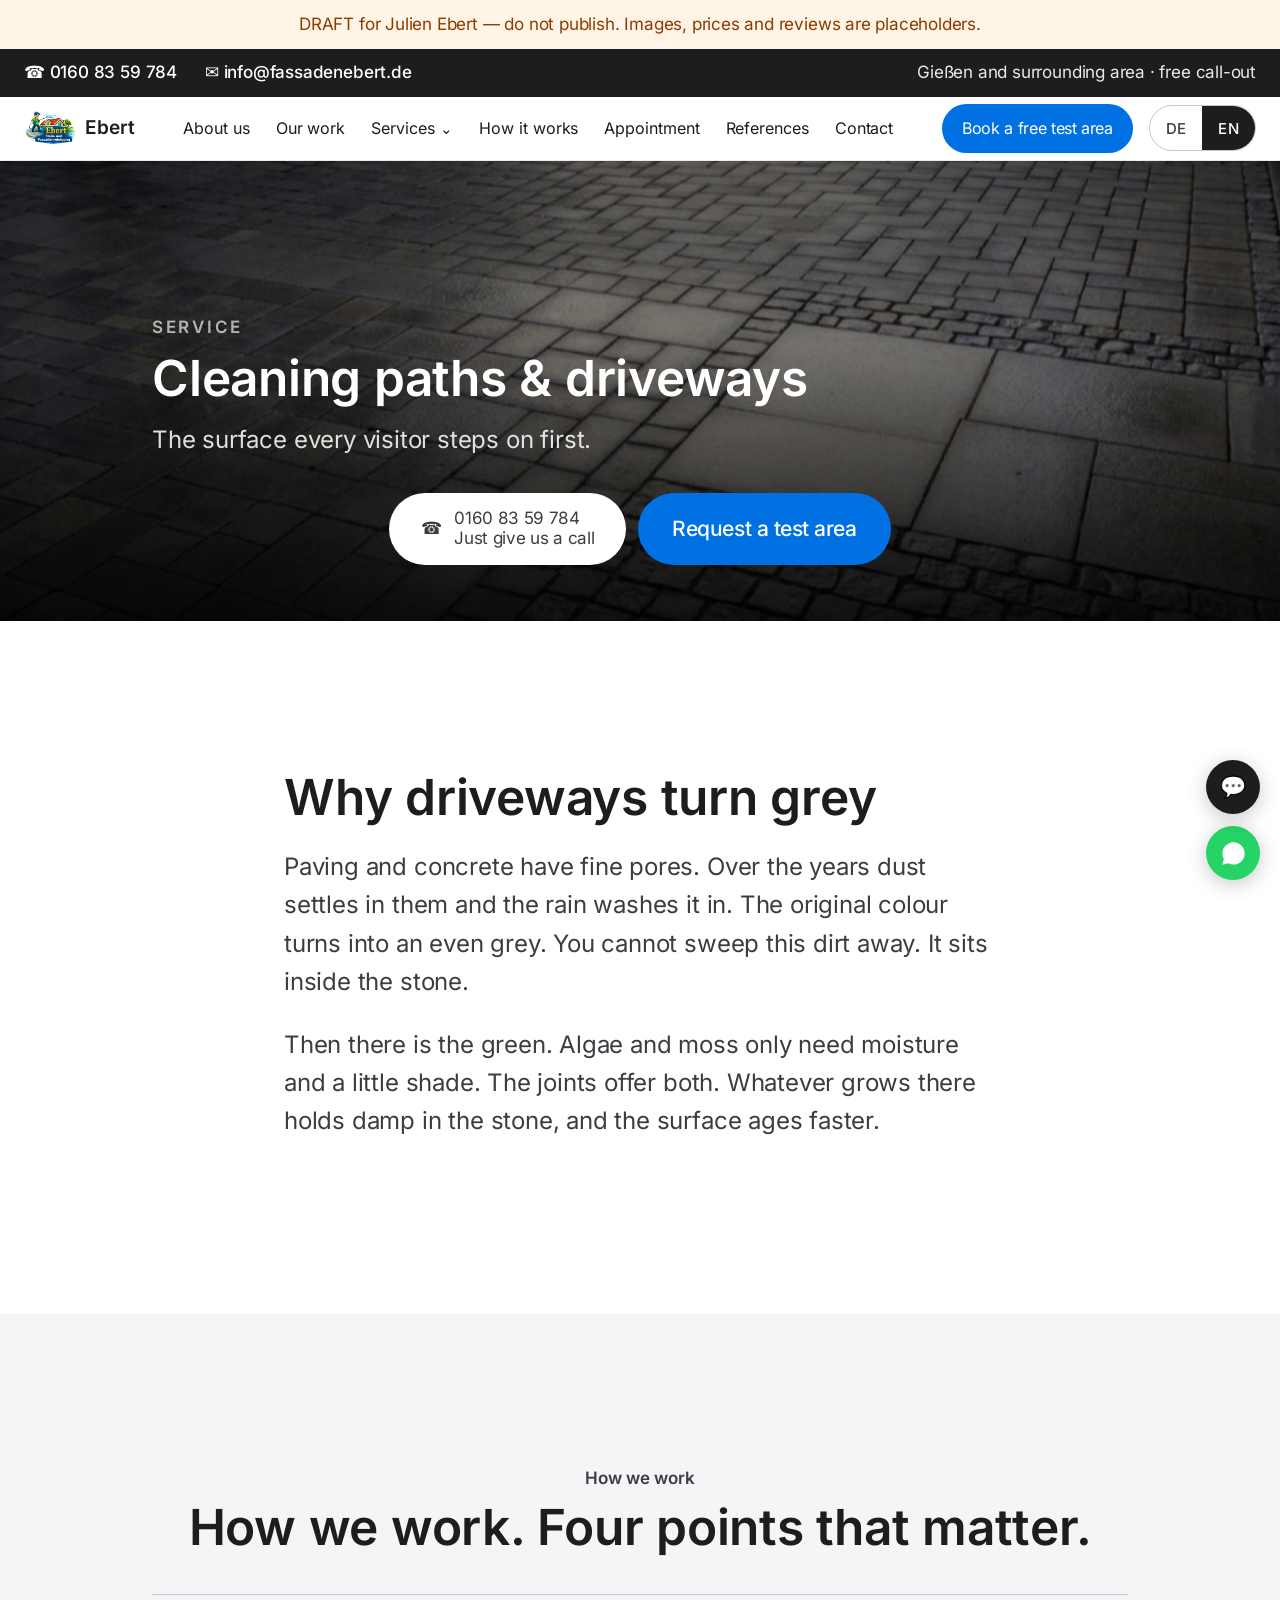
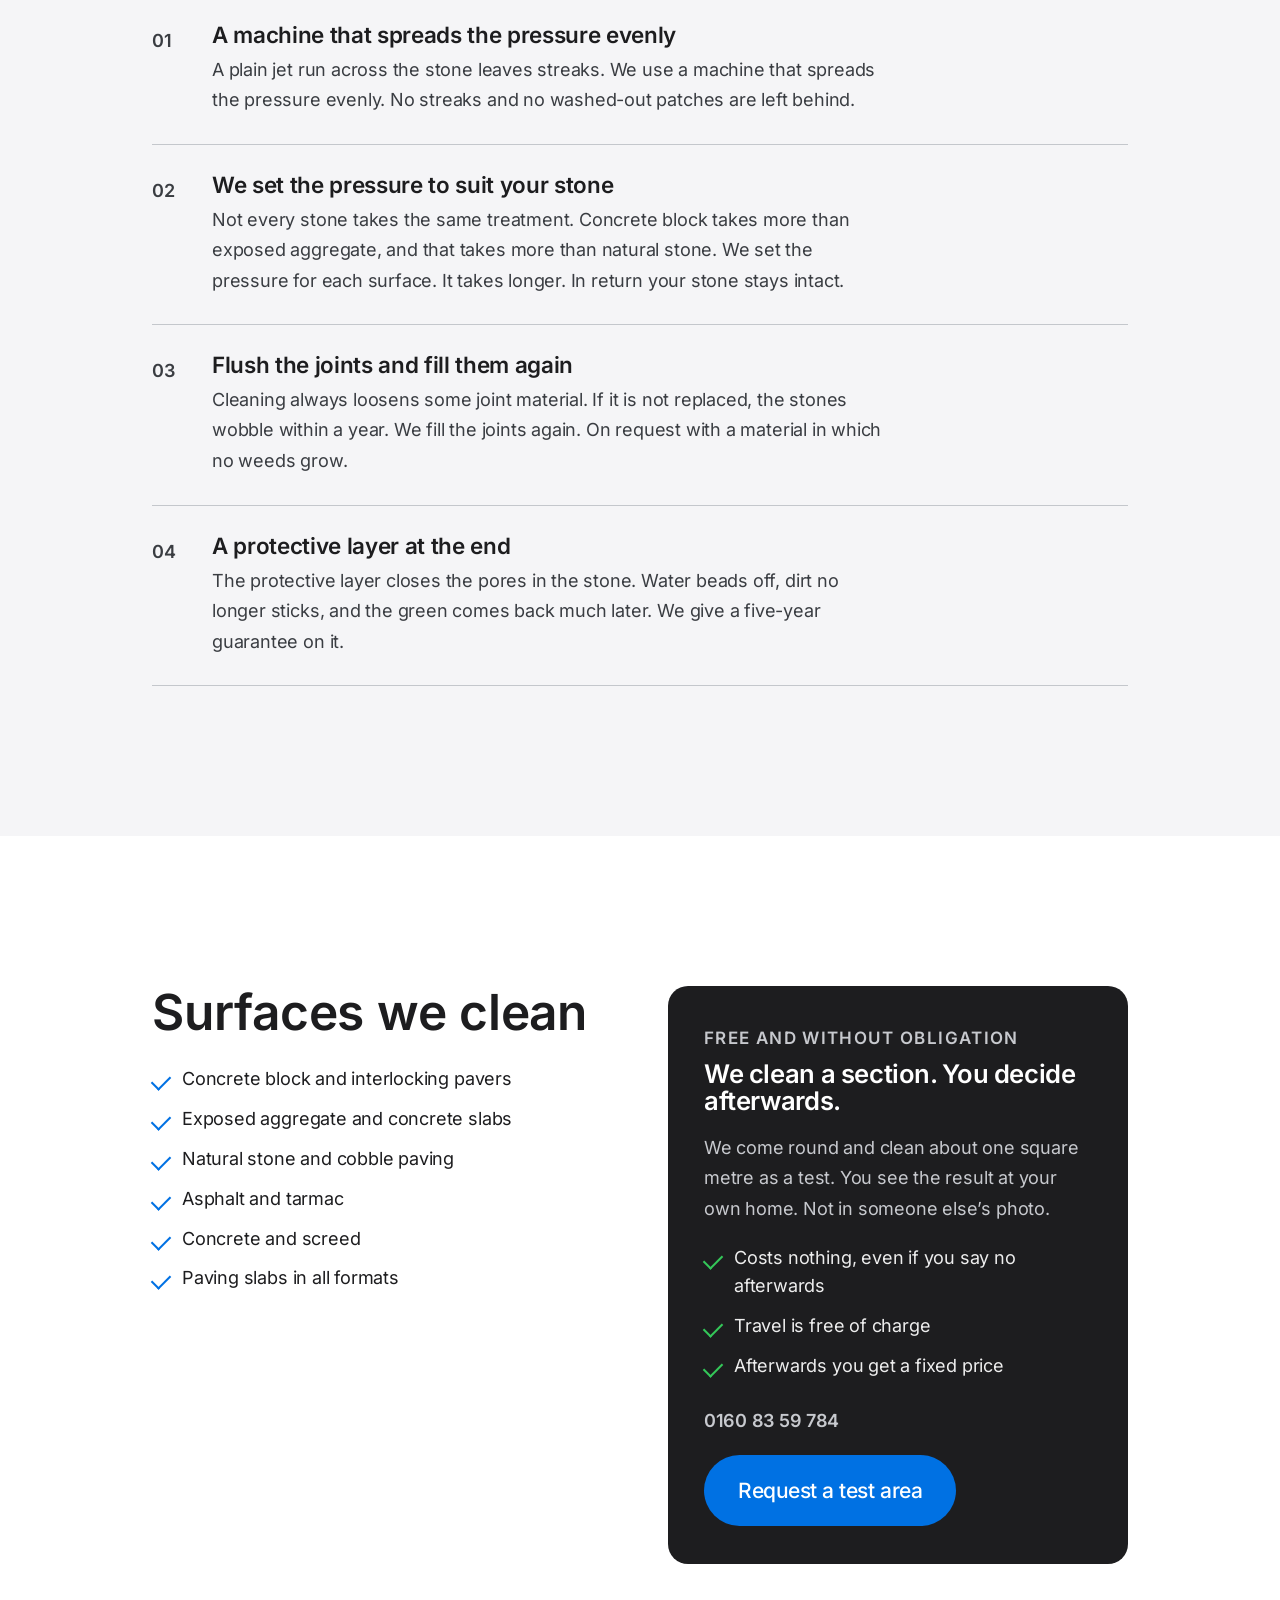
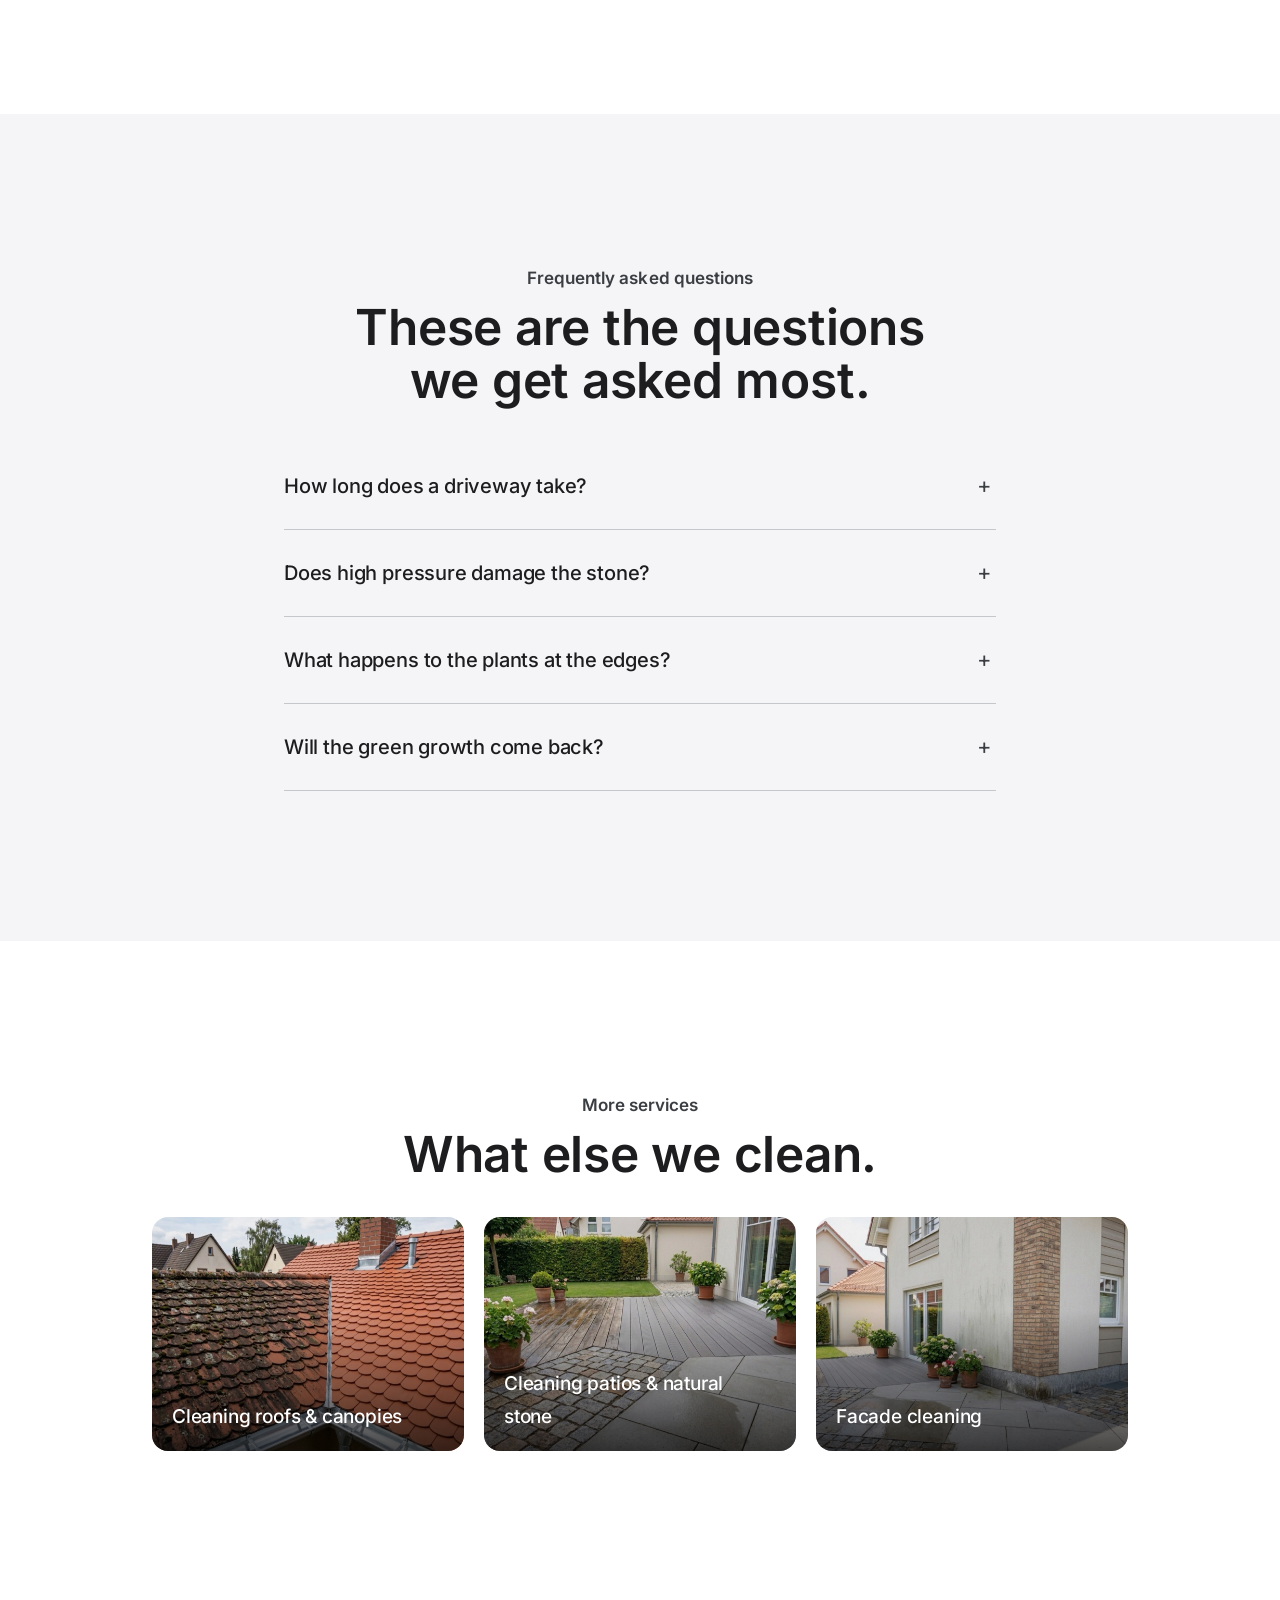
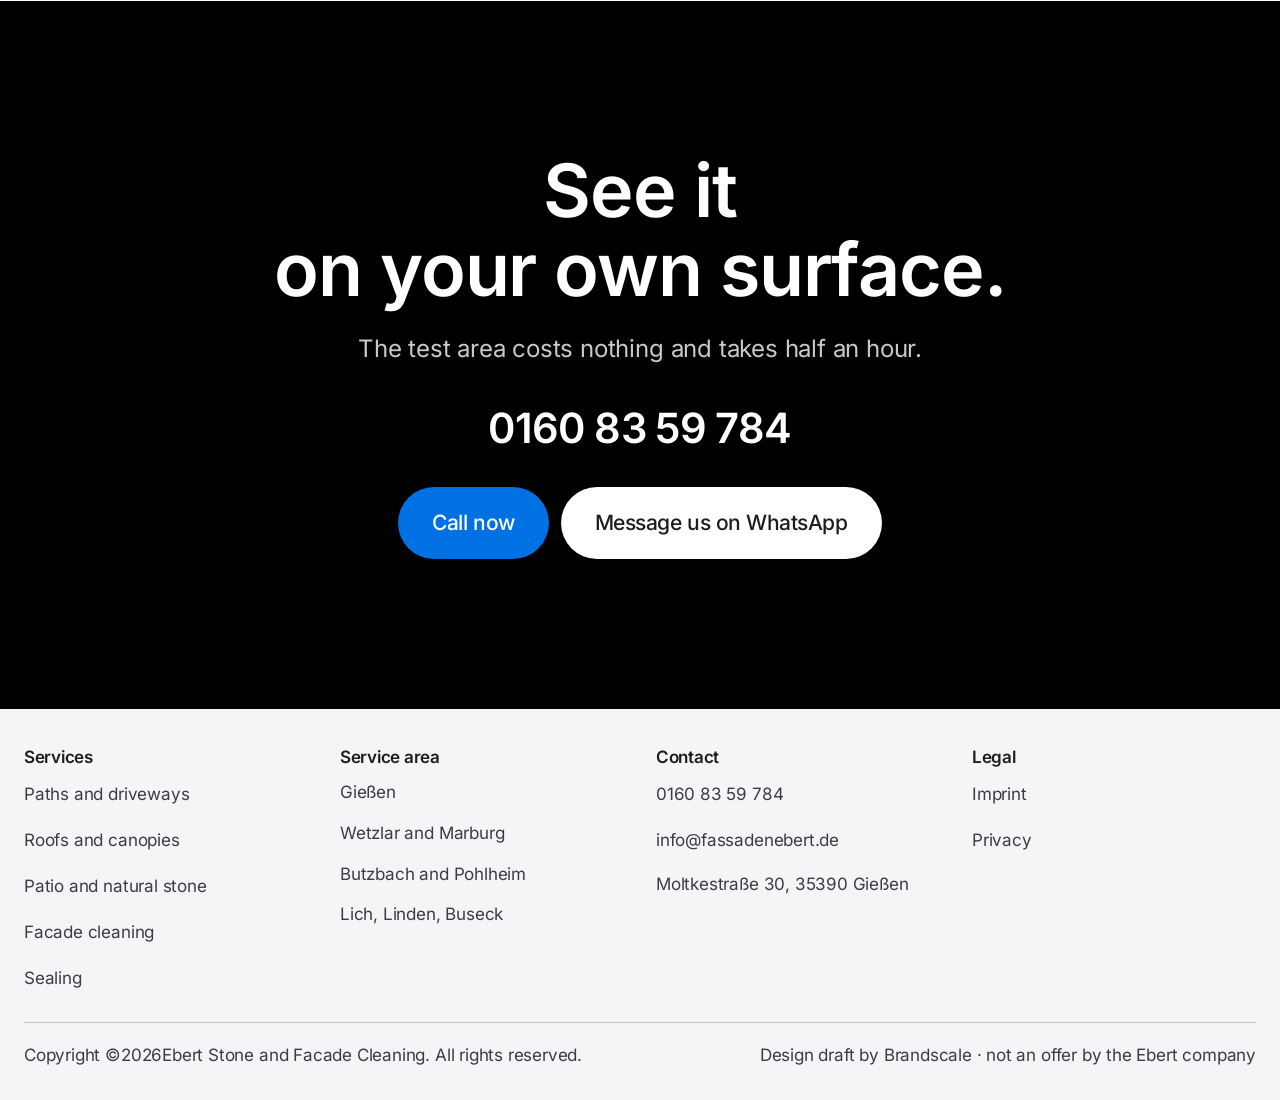
<file: gehwege-einfahrten.html>
<!DOCTYPE html>
<html lang="de">
<head>
<meta charset="utf-8">
<meta name="viewport" content="width=device-width, initial-scale=1">
<title>Gehwege und Einfahrten reinigen in Gießen | Ebert</title>
<meta name="description" content="Pflaster, Beton, Waschbeton und Asphalt professionell gereinigt in Gießen und Umgebung. Kostenlose Probefläche, Festpreis, 5 Jahre Garantie auf die Versiegelung.">
<meta name="robots" content="noindex, nofollow">
<meta name="theme-color" content="#ffffff">
<link rel="icon" href="favicon.svg" type="image/svg+xml">
<link rel="preload" href="fonts/inter-600-normal-latin.woff2" as="font" type="font/woff2" crossorigin>
<link rel="stylesheet" href="fonts.css">
<link rel="stylesheet" href="site.css">
</head>
<body>

<div class="entwurf-fahne">
  ENTWURF für Julien Ebert — nicht veröffentlichen. Bilder, Preise und Bewertungen sind Platzhalter.
</div>

<div class="oben-leiste">
  <div class="huelle-breit oben-inhalt">
    <a href="tel:+4916083597840">☎ 0160 83 59 784</a>
    <a href="mailto:info@fassadenebert.de">✉ info@fassadenebert.de</a>
    <span class="oben-rechts">Gießen und Umgebung · Anfahrt kostenfrei</span>
  </div>
</div>

<header class="kopf" id="kopf">
  <div class="kopf-inhalt">
    <a class="logo" href="index.html">
      <img src="bilder/logo.png" alt="" aria-hidden="true">
      <b>Ebert</b>
    </a>
    <button class="brenner" id="brenner" aria-label="Menü" aria-expanded="false" aria-controls="nav">
      <span></span><span></span><span></span>
    </button>
    <nav class="nav" id="nav">
      <a href="index.html#ueber-uns">Über uns</a>
      <a href="index.html#arbeit">Unsere Arbeit</a>
      <div class="nav-klapp">
        <button type="button" class="nav-klapp-knopf an" aria-expanded="false">Leistungen <span aria-hidden="true">⌄</span></button>
        <div class="nav-klapp-inhalt">
          <a href="gehwege-einfahrten.html" class="an">Gehwege & Einfahrten reinigen</a>
          <a href="dach-ueberdachung.html">Dach & Überdachung reinigen</a>
          <a href="terrasse-naturstein.html">Terrasse & Naturstein reinigen</a>
          <a href="fassadenreinigung.html">Fassadenreinigung</a>
          <a href="impraegnierung.html">Imprägnierung & Versiegelung</a>
        </div>
      </div>
      <a href="index.html#probeflaeche">Ablauf</a>
      <a href="index.html#termin">Termin</a>
      <a href="index.html#stimmen">Referenzen</a>
      <a href="index.html#anfrage">Kontakt</a>
    </nav>
    <div class="kopf-rechts">
      <a class="knopf knopf-klein" href="index.html#anfrage">Probefläche sichern</a>
      <div class="sprache" role="group" aria-label="Sprache">
        <button type="button" data-lang="de" class="an">DE</button>
        <button type="button" data-lang="en">EN</button>
      </div>
    </div>
  </div>
</header>

<main>

  <section class="unter-hero">
    <div class="unter-hero-bild">
      <img src="bilder/leistungen/hof.jpg" alt="Gereinigte Pflasterfläche vor einem Wohnhaus" fetchpriority="high" width="1200" height="944">
    </div>
    <div class="huelle unter-hero-text">
      <p class="marke-hell">Leistung</p>
      <h1 class="gross-h2">Gehwege &amp; Einfahrten reinigen</h1>
      <p class="lead">Die Fläche, die jeder Besucher zuerst betritt.</p>
      <div class="hero-knoepfe">
        <a class="hero-tel" href="tel:+4916083597840">
          <span class="hero-tel-inhalt" aria-hidden="true">☎</span>
          <span class="hero-tel-inhalt">
            0160 83 59 784
            <span>Rufen Sie uns einfach an</span>
          </span>
        </a>
        <a class="knopf knopf-gross" href="index.html#anfrage">Probefläche anfragen</a>
      </div>
    </div>
  </section>

  <section class="abschnitt">
    <div class="huelle schmal">
      <h2 class="gross-h2 zeig">Warum Einfahrten grau werden</h2>
      <div class="zeig"><p class="lead">Pflaster und Beton haben feine Poren. Über die Jahre setzt sich dort Staub fest, der Regen wäscht ihn ein. So wird aus der ursprünglichen Farbe ein gleichmäßiges Grau. Diesen Schmutz kann man nicht wegkehren. Er sitzt im Stein.</p><p class="lead">Dazu kommt das Grün. Algen und Moos brauchen nur Feuchtigkeit und etwas Schatten. In den Fugen finden sie beides. Was dort wächst, hält die Nässe im Stein. Der Belag altert dadurch schneller.</p></div>
    </div>
  </section>

  <section class="abschnitt grau">
    <div class="huelle">
      <div class="mitte" style="margin-bottom:40px">
        <p class="eyebrow zeig">Wie wir arbeiten</p>
        <h2 class="gross-h2 zeig">So arbeiten wir. Vier Punkte, auf die es ankommt.</h2>
      </div>
      <div class="verfahren">
          <article class="verfahren-block zeig">
            <span class="verfahren-nr">01</span>
            <div>
              <h3>Ein Gerät, das den Druck gleichmäßig verteilt</h3>
              <p>Wer mit einem einfachen Strahl über den Stein geht, hinterlässt Streifen. Wir arbeiten mit einem Gerät, das den Druck gleichmäßig verteilt. So bleiben keine Streifen und keine ausgewaschenen Stellen zurück.</p>
            </div>
          </article>
          <article class="verfahren-block zeig">
            <span class="verfahren-nr">02</span>
            <div>
              <h3>Wir stellen den Druck auf Ihren Stein ein</h3>
              <p>Nicht jeder Stein verträgt gleich viel. Betonpflaster hält mehr aus als Waschbeton, Waschbeton mehr als Naturstein. Wir stellen den Druck für jede Fläche neu ein. Das dauert länger. Dafür bleibt Ihr Stein heil.</p>
            </div>
          </article>
          <article class="verfahren-block zeig">
            <span class="verfahren-nr">03</span>
            <div>
              <h3>Fugen spülen und wieder auffüllen</h3>
              <p>Beim Reinigen löst sich immer etwas Fugenmaterial. Wird es nicht ersetzt, wackeln die Steine schon nach einem Jahr. Wir füllen die Fugen wieder auf. Auf Wunsch mit einem Material, in dem kein Unkraut mehr wächst.</p>
            </div>
          </article>
          <article class="verfahren-block zeig">
            <span class="verfahren-nr">04</span>
            <div>
              <h3>Zum Schluss eine Schutzschicht</h3>
              <p>Die Schutzschicht schließt die Poren im Stein. Wasser perlt ab, Schmutz hält nicht mehr, und das Grün kommt viel später zurück. Darauf geben wir fünf Jahre Garantie.</p>
            </div>
          </article>
      </div>
    </div>
  </section>

  <section class="abschnitt">
    <div class="huelle zwei-spalten">
      <div>
        <h2 class="gross-h2 zeig">Diese Beläge reinigen wir</h2>
        <ul class="punkte zeig"><li>Betonpflaster und Verbundsteine</li><li>Waschbeton und Betonplatten</li><li>Natursteinpflaster und Kopfsteinpflaster</li><li>Asphalt und Teerdecken</li><li>Beton und Estrich</li><li>Gehwegplatten aller Formate</li></ul>
      </div>
      <div class="probe-kasten zeig">
        <p class="eyebrow">Kostenlos und unverbindlich</p>
        <h3>Wir reinigen ein Stück. Sie entscheiden danach.</h3>
        <p>
          Wir kommen vorbei und reinigen etwa einen Quadratmeter als Probe.
          Sie sehen das Ergebnis bei sich zu Hause. Nicht auf einem Foto
          von jemand anderem.
        </p>
        <ul class="punkte">
          <li>Kostet nichts, auch wenn Sie danach absagen</li>
          <li>Die Anfahrt ist kostenlos</li>
          <li>Sie bekommen danach einen festen Preis</li>
        </ul>
        <p class="nummer-gross" style="margin-bottom:18px"><a href="tel:+4916083597840">0160 83 59 784</a></p>
        <a class="knopf knopf-gross" href="index.html#anfrage">Probefläche anfragen</a>
      </div>
    </div>
  </section>

  <section class="abschnitt grau">
    <div class="huelle schmal">
      <div class="mitte" style="margin-bottom:36px">
        <p class="eyebrow zeig">Häufige Fragen</p>
        <h2 class="gross-h2 zeig">Das werden wir oft gefragt.</h2>
      </div>

        <details class="faq zeig">
          <summary>Wie lange dauert eine Einfahrt?</summary>
          <p>Eine normale Einfahrt schaffen wir meist an einem Tag, die Fugen inklusive. Kommt eine Schutzschicht dazu, muss die Fläche vorher einen Tag trocknen.</p>
        </details>
        <details class="faq zeig">
          <summary>Wird der Stein durch den Hochdruck beschädigt?</summary>
          <p>Nein, wenn der Druck richtig eingestellt ist. Schäden entstehen fast immer, wenn jemand mit einem harten Strahl zu nah an den Stein geht. Genau das machen wir nicht.</p>
        </details>
        <details class="faq zeig">
          <summary>Was passiert mit den Pflanzen am Rand?</summary>
          <p>Wir decken Beete und empfindliche Bepflanzung ab. Die von uns eingesetzten Mittel sind biologisch abbaubar.</p>
        </details>
        <details class="faq zeig">
          <summary>Kommt der Grünbelag wieder?</summary>
          <p>Ohne Imprägnierung nach zwei bis drei Jahren, je nach Lage. Mit Imprägnierung deutlich später — und wenn er innerhalb der fünf Jahre stark zurückkommt, reinigen wir kostenlos nach.</p>
        </details>
    </div>
  </section>

  <section class="abschnitt">
    <div class="huelle">
      <div class="mitte" style="margin-bottom:36px">
        <p class="eyebrow zeig">Weitere Leistungen</p>
        <h2 class="gross-h2 zeig">Was wir sonst noch reinigen.</h2>
      </div>
      <div class="weiter-raster">
        <a class="weiter-karte zeig" href="dach-ueberdachung.html">
          <img src="bilder/leistungen/dach.jpg" alt="" loading="lazy" width="1200" height="944">
          <span>Dach & Überdachung reinigen</span>
        </a>
        <a class="weiter-karte zeig" href="terrasse-naturstein.html">
          <img src="bilder/leistungen/terrasse.jpg" alt="" loading="lazy" width="1200" height="944">
          <span>Terrasse & Naturstein reinigen</span>
        </a>
        <a class="weiter-karte zeig" href="fassadenreinigung.html">
          <img src="bilder/leistungen/fassade.jpg" alt="" loading="lazy" width="1200" height="944">
          <span>Fassadenreinigung</span>
        </a>
      </div>
    </div>
  </section>

  <section class="abschnitt dunkel mitte">
    <div class="huelle">
      <h2 class="statement zeig">Sehen Sie es<br>an Ihrer eigenen Fläche.</h2>
      <p class="lead zeig" style="margin-top:20px">
        Die Probefläche kostet nichts und dauert eine halbe Stunde.
      </p>
      <p class="nummer-gross zeig" style="margin-top:22px"><a href="tel:+4916083597840">0160 83 59 784</a></p>
      <div class="hero-knoepfe zeig" style="justify-content:center;margin-top:24px">
        <a class="knopf knopf-gross" href="tel:+4916083597840">Jetzt anrufen</a>
        <a class="knopf knopf-hell knopf-gross" href="https://wa.me/4916083597840" rel="noopener">Über WhatsApp schreiben</a>
      </div>
    </div>
  </section>

</main>

<footer class="fuss">
  <div class="huelle-breit">
    <div class="fuss-raster">
      <div>
        <h4>Leistungen</h4>
        <ul>
          <li><a href="gehwege-einfahrten.html">Gehwege und Einfahrten</a></li>
          <li><a href="dach-ueberdachung.html">Dach und Überdachung</a></li>
          <li><a href="terrasse-naturstein.html">Terrasse und Naturstein</a></li>
          <li><a href="fassadenreinigung.html">Fassadenreinigung</a></li>
          <li><a href="impraegnierung.html">Imprägnierung</a></li>
        </ul>
      </div>
      <div>
        <h4>Einsatzgebiet</h4>
        <ul>
          <li>Gießen</li>
          <li>Wetzlar und Marburg</li>
          <li>Butzbach und Pohlheim</li>
          <li>Lich, Linden, Buseck</li>
        </ul>
      </div>
      <div>
        <h4>Kontakt</h4>
        <ul>
          <li><a href="tel:+4916083597840">0160 83 59 784</a></li>
          <li><a href="mailto:info@fassadenebert.de">info@fassadenebert.de</a></li>
          <li>Moltkestraße 30, 35390 Gießen</li>
        </ul>
      </div>
      <div>
        <h4>Rechtliches</h4>
        <ul>
          <li><a href="impressum.html">Impressum</a></li>
          <li><a href="datenschutz.html">Datenschutz</a></li>
        </ul>
      </div>
    </div>
    <div class="fuss-unten">
      <span>Copyright © <span id="jahr">2026</span> Ebert Stein- und Fassadenreinigung. Alle Rechte vorbehalten.</span>
      <span>Design-Entwurf von Brandscale · kein Angebot der Firma Ebert</span>
    </div>
  </div>
</footer>

<div class="tel-leiste">
  <a class="anrufen" href="tel:+4916083597840">☎ Anrufen</a>
  <a class="whatsapp" href="https://wa.me/4916083597840" rel="noopener">WhatsApp</a>
</div>

<a class="wa-knopf" href="https://wa.me/4916083597840" rel="noopener" aria-label="WhatsApp">
  <svg viewBox="0 0 24 24" aria-hidden="true"><path d="M17.47 14.38c-.3-.15-1.75-.86-2.02-.96-.27-.1-.47-.15-.67.15-.2.3-.77.96-.94 1.16-.17.2-.35.22-.64.07-.3-.15-1.25-.46-2.38-1.47-.88-.79-1.47-1.76-1.65-2.05-.17-.3-.02-.46.13-.6.13-.14.3-.35.45-.52.15-.17.2-.3.3-.5.1-.2.05-.37-.02-.52-.08-.15-.67-1.6-.92-2.2-.24-.58-.49-.5-.67-.51h-.57c-.2 0-.52.07-.79.37-.27.3-1.04 1.01-1.04 2.47s1.06 2.86 1.21 3.06c.15.2 2.1 3.2 5.08 4.49.71.3 1.26.49 1.69.63.71.22 1.36.19 1.87.12.57-.09 1.75-.72 2-1.41.25-.69.25-1.28.17-1.41-.07-.13-.27-.2-.57-.35zM12.04 2C6.58 2 2.13 6.45 2.13 11.91c0 1.75.46 3.45 1.32 4.95L2 22l5.25-1.38a9.86 9.86 0 004.79 1.22h.01c5.46 0 9.91-4.45 9.91-9.91S17.5 2 12.04 2z"/></svg>
</a>

<button class="chat-knopf" id="chat-knopf" aria-label="Chat öffnen" aria-expanded="false" aria-controls="chat">💬</button>

<div class="chat" id="chat" role="dialog" aria-label="Chat mit Ebert">
  <div class="chat-kopf">
    <span class="chat-punkt" aria-hidden="true"></span>
    <span><b>Ebert Assistent</b><small id="chat-status">Antwortet meist sofort</small></span>
    <button class="chat-zu" id="chat-zu" aria-label="Chat schließen">✕</button>
  </div>
  <div class="chat-verlauf" id="chat-verlauf"></div>
  <div class="chat-vorschlaege" id="chat-vorschlaege"></div>
  <form class="chat-eingabe" id="chat-form">
    <input type="text" id="chat-text" placeholder="Frage eingeben …" autocomplete="off" aria-label="Nachricht">
    <button class="chat-senden" type="submit" aria-label="Senden">↑</button>
  </form>
</div>

<script src="termin.js"></script>
<script src="i18n.js"></script>
<script src="i18n-unterseiten.js"></script>
<script src="site.js"></script>
</body>
</html>
</file>
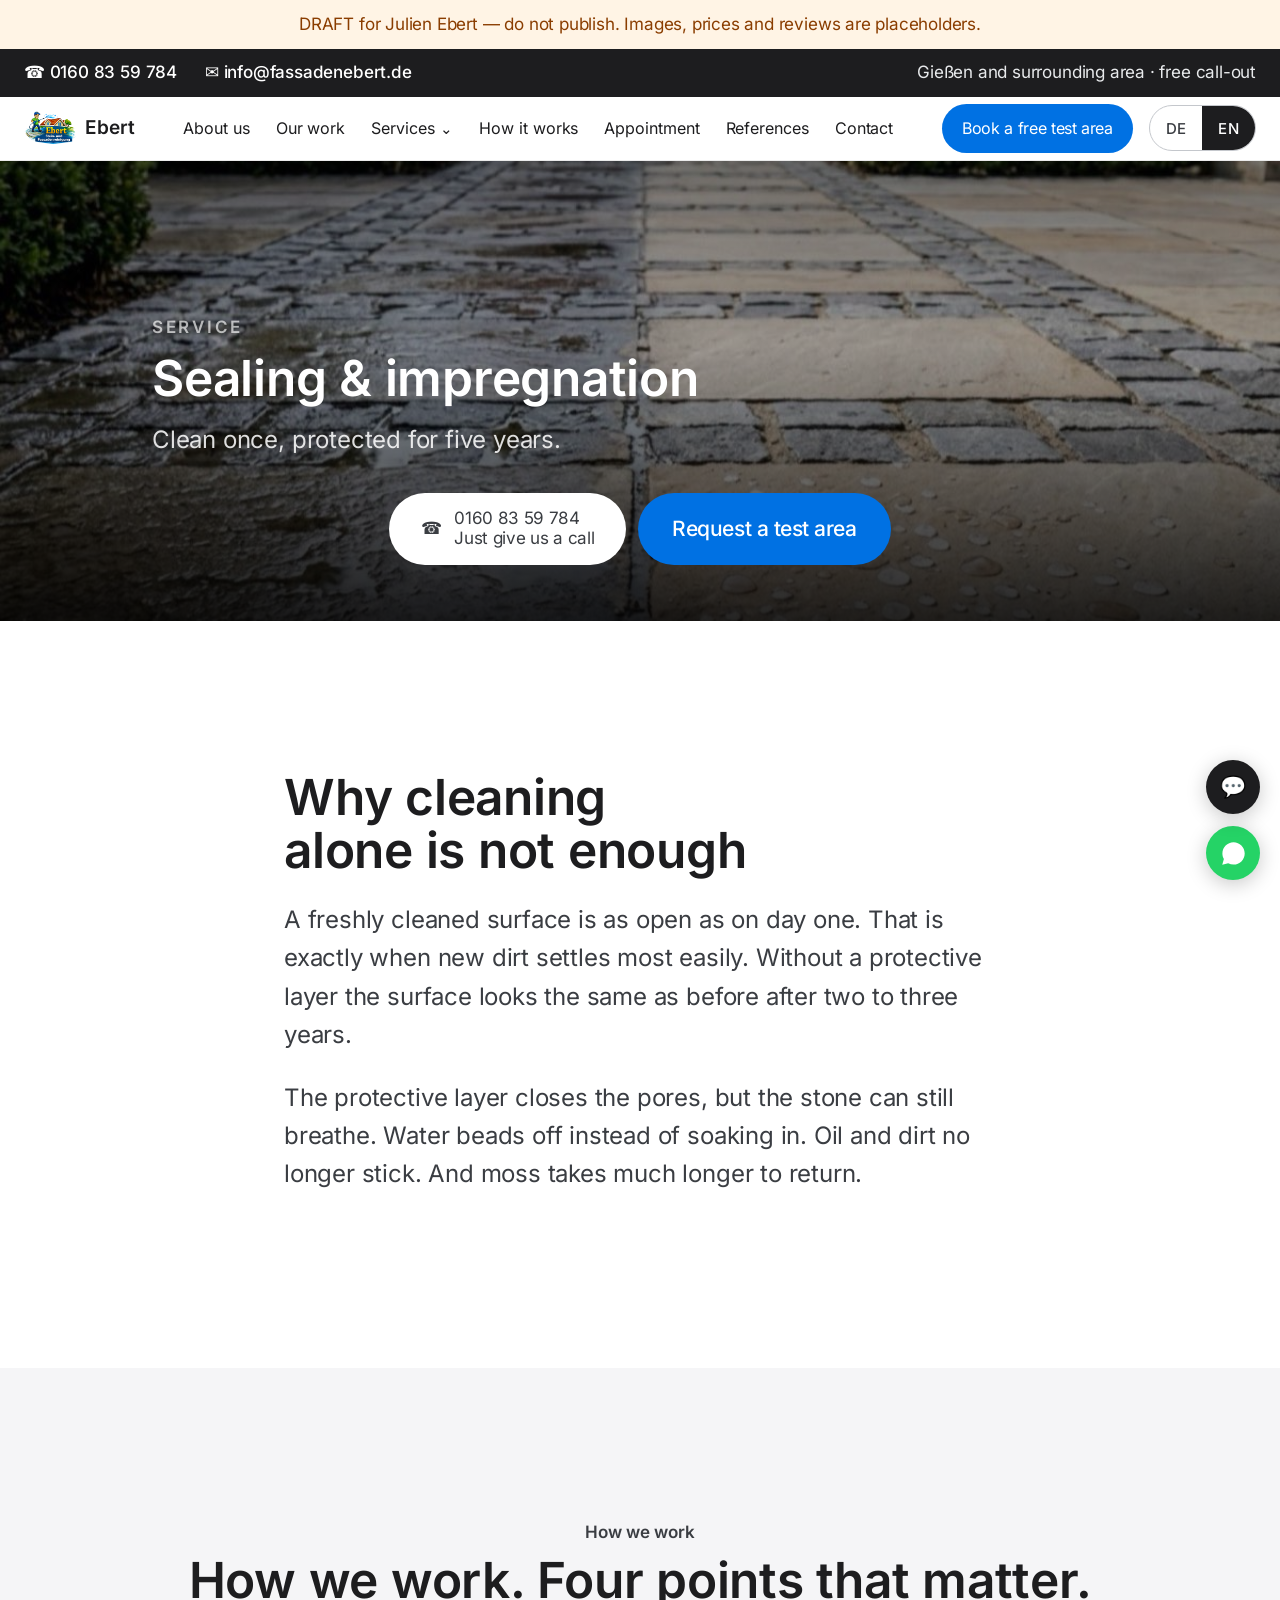
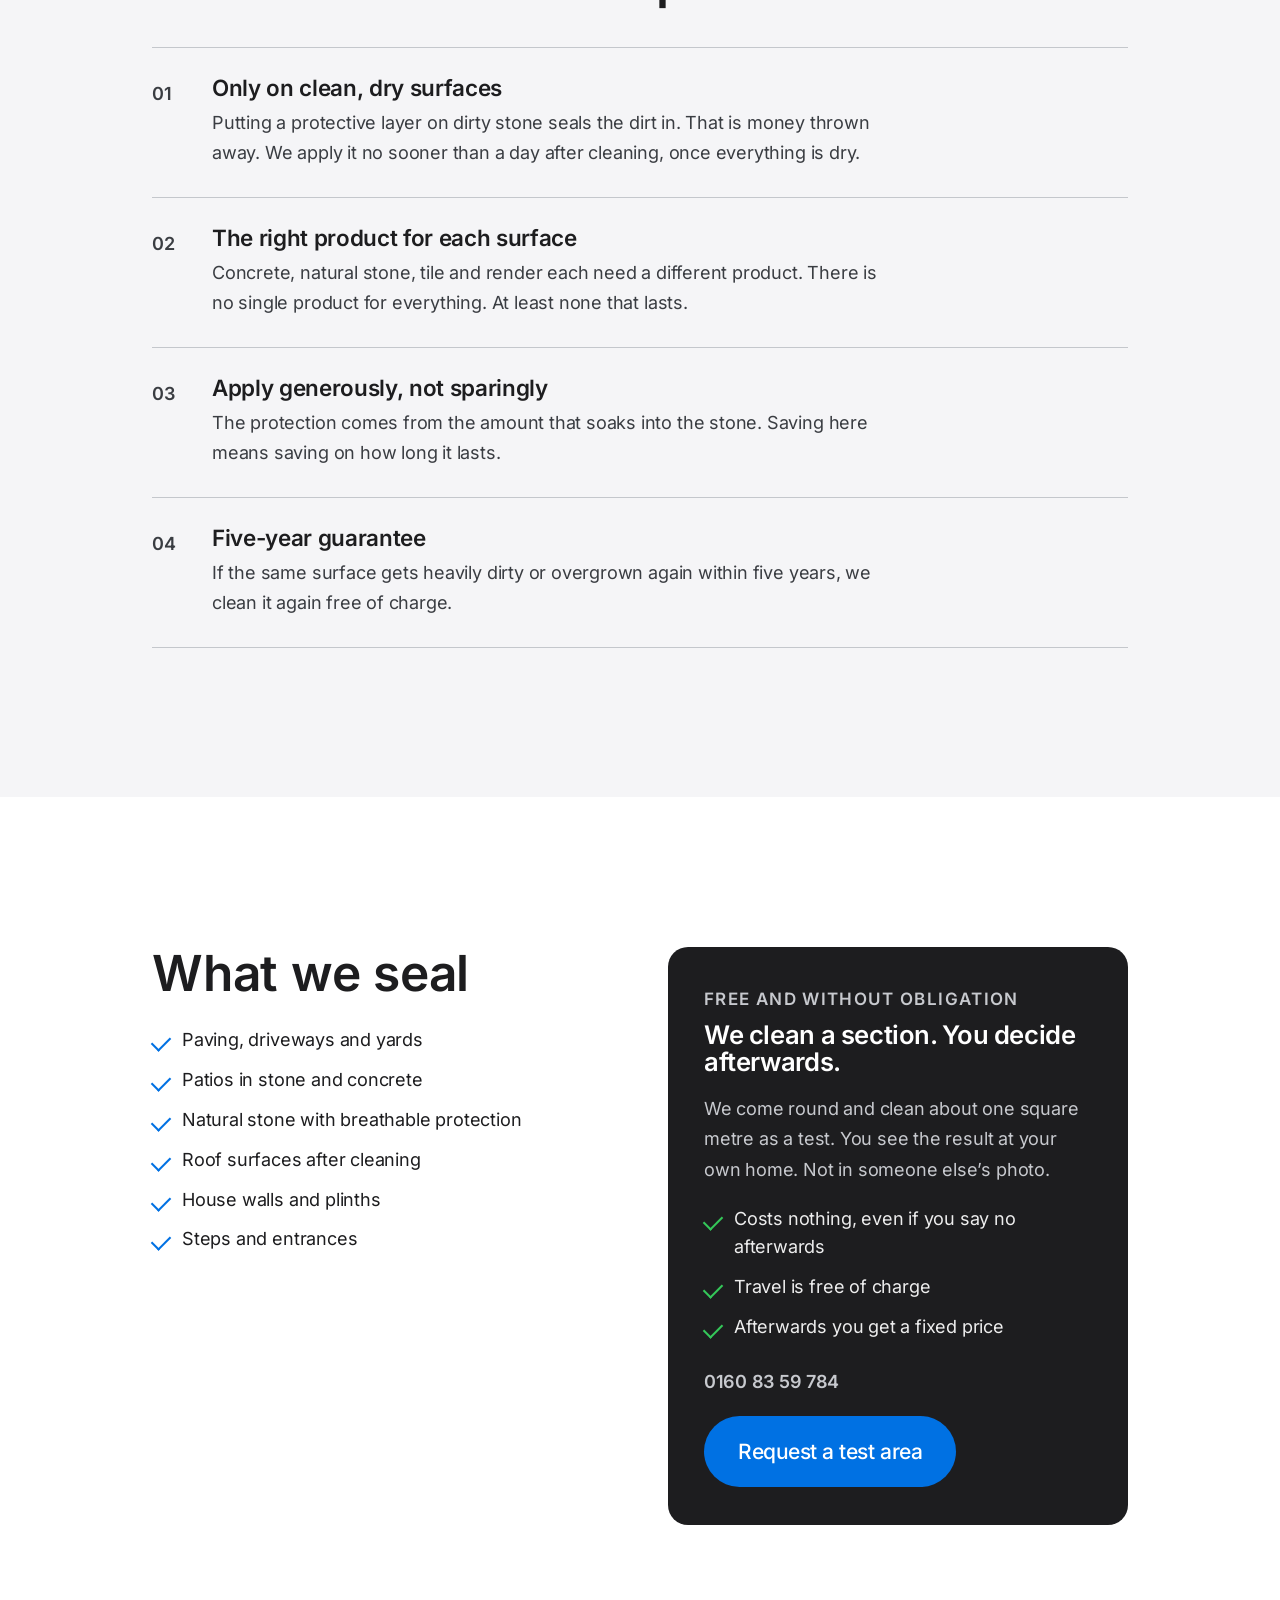
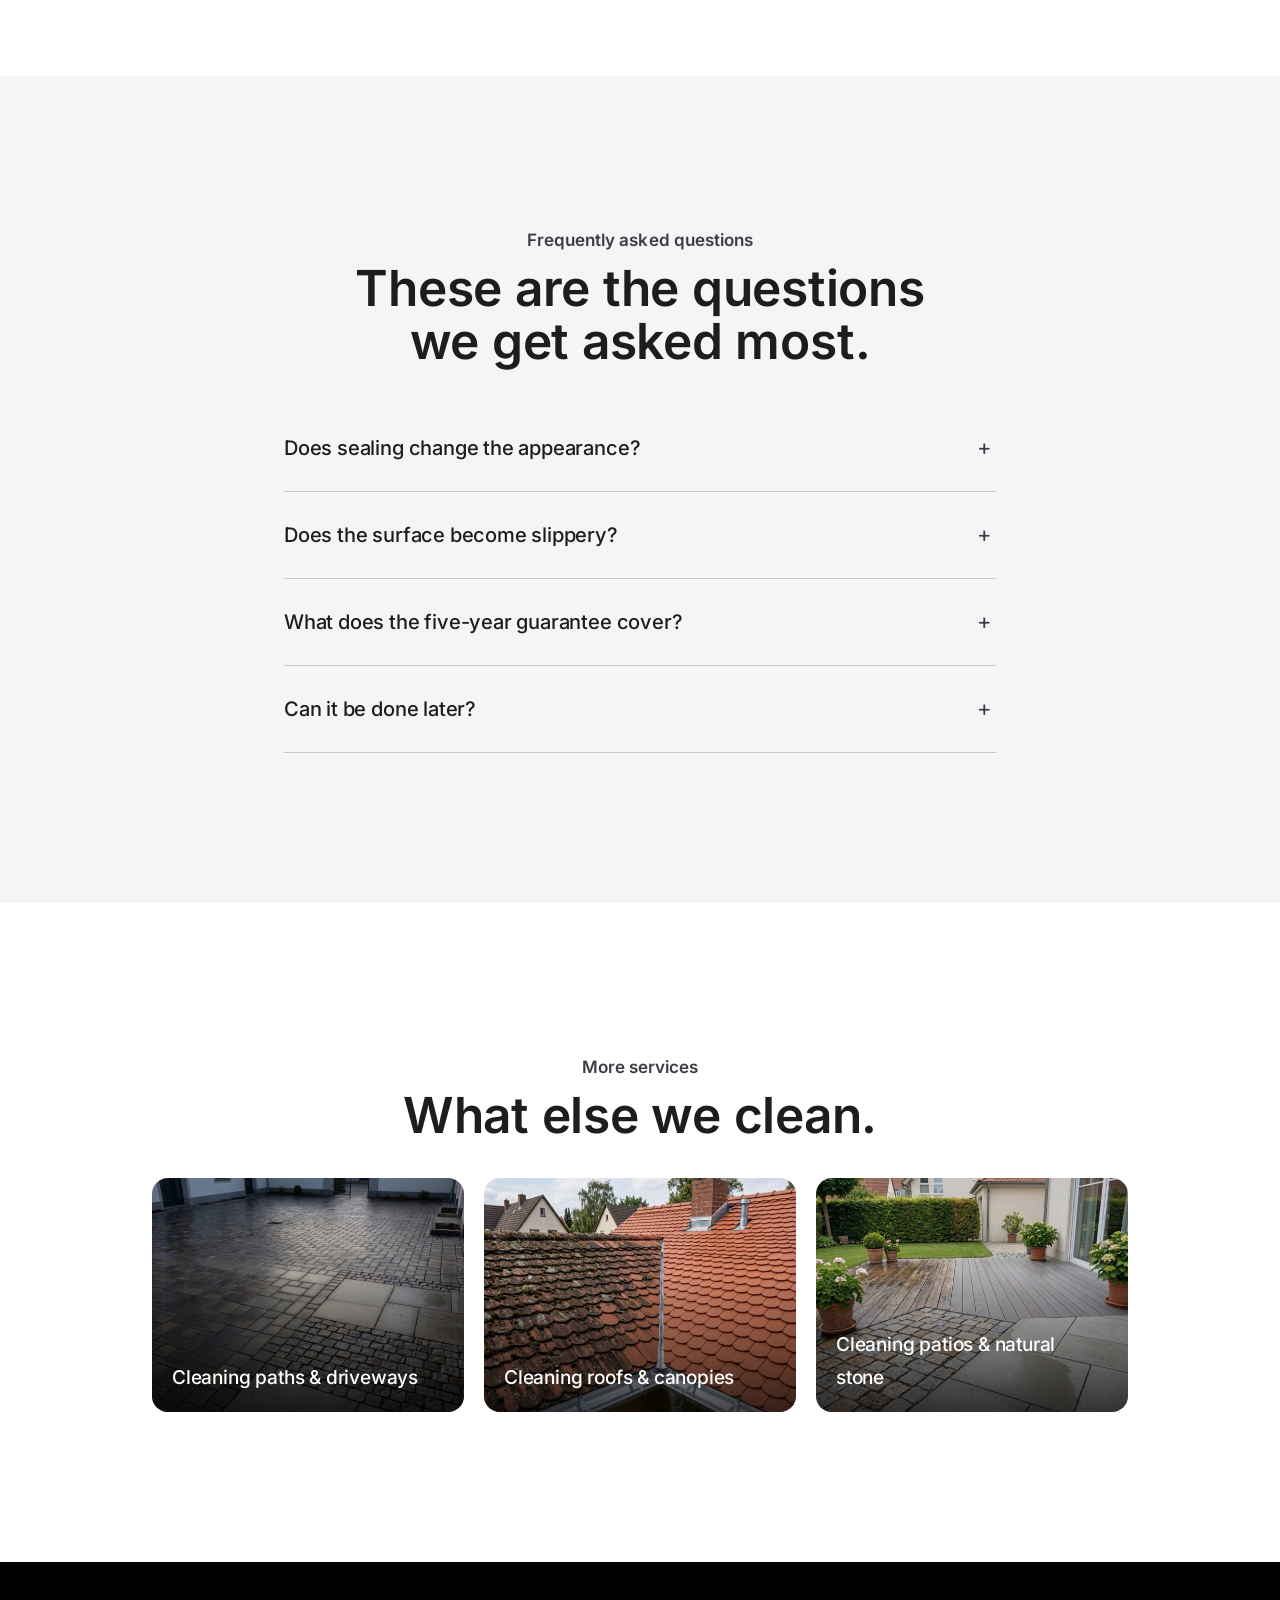
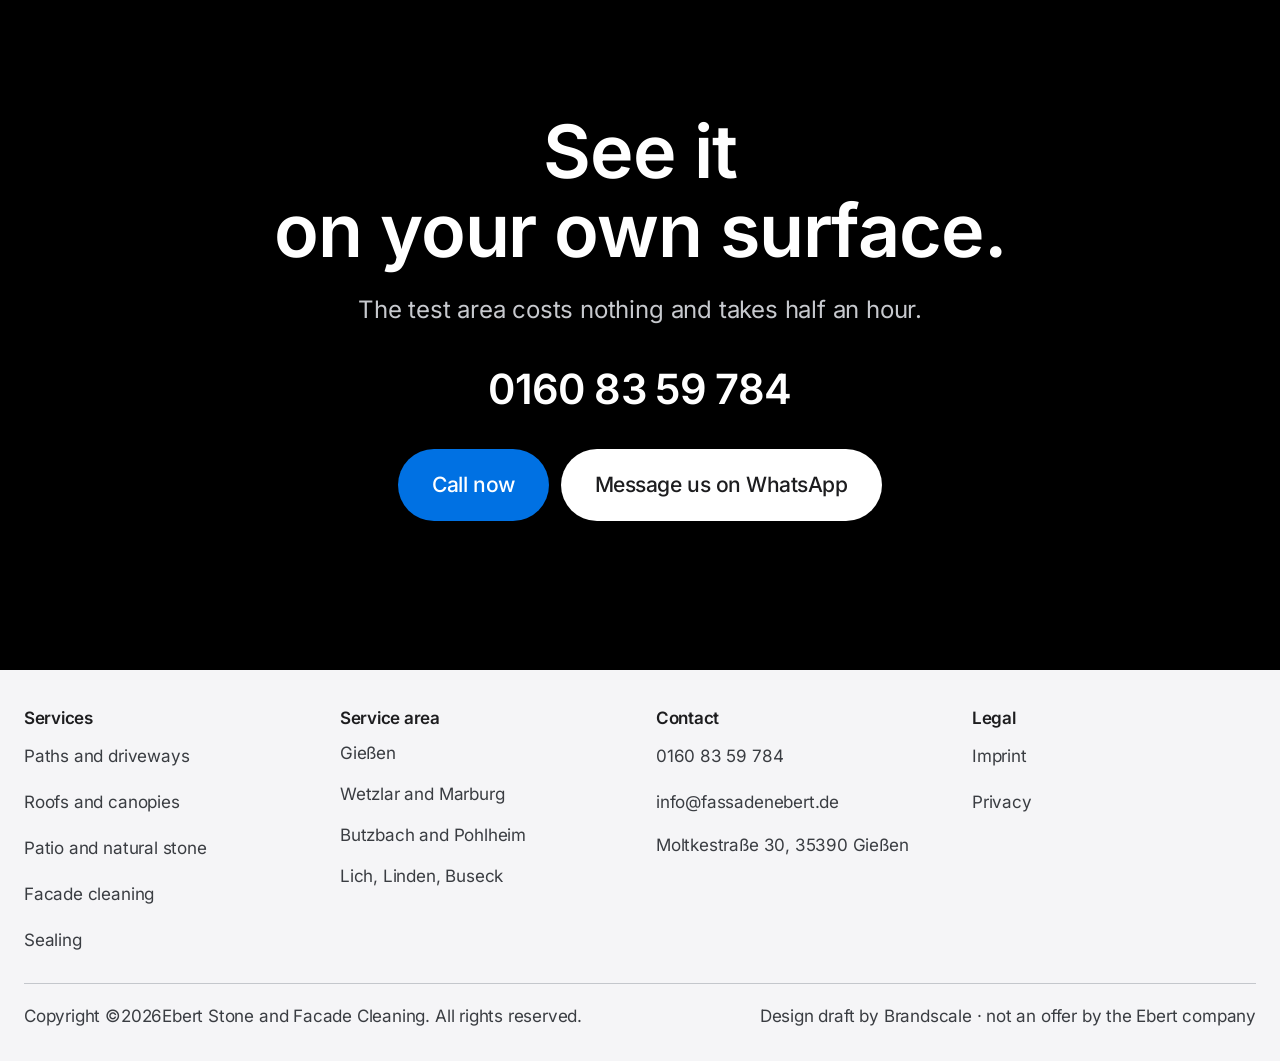
<file: impraegnierung.html>
<!DOCTYPE html>
<html lang="de">
<head>
<meta charset="utf-8">
<meta name="viewport" content="width=device-width, initial-scale=1">
<title>Imprägnierung und Versiegelung in Gießen | Ebert</title>
<meta name="description" content="Schutzimprägnierung für Pflaster, Terrasse, Dach und Fassade in Gießen. 5 Jahre Garantie auf die Versiegelung. Kostenlose Probefläche.">
<meta name="robots" content="noindex, nofollow">
<meta name="theme-color" content="#ffffff">
<link rel="icon" href="favicon.svg" type="image/svg+xml">
<link rel="preload" href="fonts/inter-600-normal-latin.woff2" as="font" type="font/woff2" crossorigin>
<link rel="stylesheet" href="fonts.css">
<link rel="stylesheet" href="site.css">
</head>
<body>

<div class="entwurf-fahne">
  ENTWURF für Julien Ebert — nicht veröffentlichen. Bilder, Preise und Bewertungen sind Platzhalter.
</div>

<div class="oben-leiste">
  <div class="huelle-breit oben-inhalt">
    <a href="tel:+4916083597840">☎ 0160 83 59 784</a>
    <a href="mailto:info@fassadenebert.de">✉ info@fassadenebert.de</a>
    <span class="oben-rechts">Gießen und Umgebung · Anfahrt kostenfrei</span>
  </div>
</div>

<header class="kopf" id="kopf">
  <div class="kopf-inhalt">
    <a class="logo" href="index.html">
      <img src="bilder/logo.png" alt="" aria-hidden="true">
      <b>Ebert</b>
    </a>
    <button class="brenner" id="brenner" aria-label="Menü" aria-expanded="false" aria-controls="nav">
      <span></span><span></span><span></span>
    </button>
    <nav class="nav" id="nav">
      <a href="index.html#ueber-uns">Über uns</a>
      <a href="index.html#arbeit">Unsere Arbeit</a>
      <div class="nav-klapp">
        <button type="button" class="nav-klapp-knopf an" aria-expanded="false">Leistungen <span aria-hidden="true">⌄</span></button>
        <div class="nav-klapp-inhalt">
          <a href="gehwege-einfahrten.html">Gehwege & Einfahrten reinigen</a>
          <a href="dach-ueberdachung.html">Dach & Überdachung reinigen</a>
          <a href="terrasse-naturstein.html">Terrasse & Naturstein reinigen</a>
          <a href="fassadenreinigung.html">Fassadenreinigung</a>
          <a href="impraegnierung.html" class="an">Imprägnierung & Versiegelung</a>
        </div>
      </div>
      <a href="index.html#probeflaeche">Ablauf</a>
      <a href="index.html#termin">Termin</a>
      <a href="index.html#stimmen">Referenzen</a>
      <a href="index.html#anfrage">Kontakt</a>
    </nav>
    <div class="kopf-rechts">
      <a class="knopf knopf-klein" href="index.html#anfrage">Probefläche sichern</a>
      <div class="sprache" role="group" aria-label="Sprache">
        <button type="button" data-lang="de" class="an">DE</button>
        <button type="button" data-lang="en">EN</button>
      </div>
    </div>
  </div>
</header>

<main>

  <section class="unter-hero">
    <div class="unter-hero-bild">
      <img src="bilder/leistungen/impraegnierung.jpg" alt="Aufbringen der Schutzimprägnierung" fetchpriority="high" width="1200" height="944">
    </div>
    <div class="huelle unter-hero-text">
      <p class="marke-hell">Leistung</p>
      <h1 class="gross-h2">Imprägnierung &amp; Versiegelung</h1>
      <p class="lead">Einmal sauber, fünf Jahre geschützt.</p>
      <div class="hero-knoepfe">
        <a class="hero-tel" href="tel:+4916083597840">
          <span class="hero-tel-inhalt" aria-hidden="true">☎</span>
          <span class="hero-tel-inhalt">
            0160 83 59 784
            <span>Rufen Sie uns einfach an</span>
          </span>
        </a>
        <a class="knopf knopf-gross" href="index.html#anfrage">Probefläche anfragen</a>
      </div>
    </div>
  </section>

  <section class="abschnitt">
    <div class="huelle schmal">
      <h2 class="gross-h2 zeig">Warum eine Reinigung allein nicht reicht</h2>
      <div class="zeig"><p class="lead">Eine frisch gereinigte Fläche ist offen wie am ersten Tag. Genau dann setzt sich neuer Schmutz am leichtesten fest. Ohne Schutzschicht sieht die Fläche nach zwei bis drei Jahren wieder aus wie vorher.</p><p class="lead">Die Schutzschicht schließt die Poren, aber der Stein kann weiter atmen. Wasser perlt ab, statt einzuziehen. Öl und Schmutz halten nicht mehr. Und Moos braucht viel länger, bis es wiederkommt.</p></div>
    </div>
  </section>

  <section class="abschnitt grau">
    <div class="huelle">
      <div class="mitte" style="margin-bottom:40px">
        <p class="eyebrow zeig">Wie wir arbeiten</p>
        <h2 class="gross-h2 zeig">So arbeiten wir. Vier Punkte, auf die es ankommt.</h2>
      </div>
      <div class="verfahren">
          <article class="verfahren-block zeig">
            <span class="verfahren-nr">01</span>
            <div>
              <h3>Nur auf saubere, trockene Flächen</h3>
              <p>Wer eine Schutzschicht auf schmutzigen Stein aufträgt, schließt den Schmutz mit ein. Das ist rausgeworfenes Geld. Wir tragen sie frühestens einen Tag nach der Reinigung auf, wenn alles trocken ist.</p>
            </div>
          </article>
          <article class="verfahren-block zeig">
            <span class="verfahren-nr">02</span>
            <div>
              <h3>Für jeden Belag das passende Mittel</h3>
              <p>Beton, Naturstein, Ziegel und Putz brauchen jeweils ein anderes Mittel. Ein Mittel für alles gibt es nicht. Jedenfalls keines, das lange hält.</p>
            </div>
          </article>
          <article class="verfahren-block zeig">
            <span class="verfahren-nr">03</span>
            <div>
              <h3>Reichlich auftragen, nicht sparsam</h3>
              <p>Der Schutz entsteht durch die Menge, die in den Stein einzieht. Wer hier spart, spart an der Haltbarkeit.</p>
            </div>
          </article>
          <article class="verfahren-block zeig">
            <span class="verfahren-nr">04</span>
            <div>
              <h3>Fünf Jahre Garantie</h3>
              <p>Wird dieselbe Fläche innerhalb von fünf Jahren wieder stark schmutzig oder bewachsen, reinigen wir sie kostenlos noch einmal.</p>
            </div>
          </article>
      </div>
    </div>
  </section>

  <section class="abschnitt">
    <div class="huelle zwei-spalten">
      <div>
        <h2 class="gross-h2 zeig">Was wir imprägnieren</h2>
        <ul class="punkte zeig"><li>Pflaster, Einfahrten und Höfe</li><li>Terrassen aus Stein und Beton</li><li>Naturstein mit atmendem Schutz</li><li>Dachflächen nach der Reinigung</li><li>Hauswände und Sockel</li><li>Treppen und Eingänge</li></ul>
      </div>
      <div class="probe-kasten zeig">
        <p class="eyebrow">Kostenlos und unverbindlich</p>
        <h3>Wir reinigen ein Stück. Sie entscheiden danach.</h3>
        <p>
          Wir kommen vorbei und reinigen etwa einen Quadratmeter als Probe.
          Sie sehen das Ergebnis bei sich zu Hause. Nicht auf einem Foto
          von jemand anderem.
        </p>
        <ul class="punkte">
          <li>Kostet nichts, auch wenn Sie danach absagen</li>
          <li>Die Anfahrt ist kostenlos</li>
          <li>Sie bekommen danach einen festen Preis</li>
        </ul>
        <p class="nummer-gross" style="margin-bottom:18px"><a href="tel:+4916083597840">0160 83 59 784</a></p>
        <a class="knopf knopf-gross" href="index.html#anfrage">Probefläche anfragen</a>
      </div>
    </div>
  </section>

  <section class="abschnitt grau">
    <div class="huelle schmal">
      <div class="mitte" style="margin-bottom:36px">
        <p class="eyebrow zeig">Häufige Fragen</p>
        <h2 class="gross-h2 zeig">Das werden wir oft gefragt.</h2>
      </div>

        <details class="faq zeig">
          <summary>Verändert die Imprägnierung die Optik?</summary>
          <p>Es gibt matte Mittel, die kaum etwas verändern. Und solche, die den Stein etwas kräftiger wirken lassen. Sie entscheiden. An der Probefläche sehen Sie beides nebeneinander.</p>
        </details>
        <details class="faq zeig">
          <summary>Wird die Fläche rutschig?</summary>
          <p>Nicht, wenn das richtige Mittel gewählt wird. Für Treppen und Schrägen nehmen wir Mittel, die rutschfest bleiben.</p>
        </details>
        <details class="faq zeig">
          <summary>Was deckt die Fünf-Jahres-Garantie ab?</summary>
          <p>Wird dieselbe Fläche in den fünf Jahren wieder stark schmutzig oder bewachsen, reinigen wir kostenlos nach. Schäden durch Kratzer oder bauliche Mängel gehören nicht dazu.</p>
        </details>
        <details class="faq zeig">
          <summary>Kann man das später nachholen?</summary>
          <p>Ja. Die Fläche muss dafür aber noch einmal gereinigt werden. Direkt nach der ersten Reinigung ist es deutlich einfacher.</p>
        </details>
    </div>
  </section>

  <section class="abschnitt">
    <div class="huelle">
      <div class="mitte" style="margin-bottom:36px">
        <p class="eyebrow zeig">Weitere Leistungen</p>
        <h2 class="gross-h2 zeig">Was wir sonst noch reinigen.</h2>
      </div>
      <div class="weiter-raster">
        <a class="weiter-karte zeig" href="gehwege-einfahrten.html">
          <img src="bilder/leistungen/hof.jpg" alt="" loading="lazy" width="1200" height="944">
          <span>Gehwege & Einfahrten reinigen</span>
        </a>
        <a class="weiter-karte zeig" href="dach-ueberdachung.html">
          <img src="bilder/leistungen/dach.jpg" alt="" loading="lazy" width="1200" height="944">
          <span>Dach & Überdachung reinigen</span>
        </a>
        <a class="weiter-karte zeig" href="terrasse-naturstein.html">
          <img src="bilder/leistungen/terrasse.jpg" alt="" loading="lazy" width="1200" height="944">
          <span>Terrasse & Naturstein reinigen</span>
        </a>
      </div>
    </div>
  </section>

  <section class="abschnitt dunkel mitte">
    <div class="huelle">
      <h2 class="statement zeig">Sehen Sie es<br>an Ihrer eigenen Fläche.</h2>
      <p class="lead zeig" style="margin-top:20px">
        Die Probefläche kostet nichts und dauert eine halbe Stunde.
      </p>
      <p class="nummer-gross zeig" style="margin-top:22px"><a href="tel:+4916083597840">0160 83 59 784</a></p>
      <div class="hero-knoepfe zeig" style="justify-content:center;margin-top:24px">
        <a class="knopf knopf-gross" href="tel:+4916083597840">Jetzt anrufen</a>
        <a class="knopf knopf-hell knopf-gross" href="https://wa.me/4916083597840" rel="noopener">Über WhatsApp schreiben</a>
      </div>
    </div>
  </section>

</main>

<footer class="fuss">
  <div class="huelle-breit">
    <div class="fuss-raster">
      <div>
        <h4>Leistungen</h4>
        <ul>
          <li><a href="gehwege-einfahrten.html">Gehwege und Einfahrten</a></li>
          <li><a href="dach-ueberdachung.html">Dach und Überdachung</a></li>
          <li><a href="terrasse-naturstein.html">Terrasse und Naturstein</a></li>
          <li><a href="fassadenreinigung.html">Fassadenreinigung</a></li>
          <li><a href="impraegnierung.html">Imprägnierung</a></li>
        </ul>
      </div>
      <div>
        <h4>Einsatzgebiet</h4>
        <ul>
          <li>Gießen</li>
          <li>Wetzlar und Marburg</li>
          <li>Butzbach und Pohlheim</li>
          <li>Lich, Linden, Buseck</li>
        </ul>
      </div>
      <div>
        <h4>Kontakt</h4>
        <ul>
          <li><a href="tel:+4916083597840">0160 83 59 784</a></li>
          <li><a href="mailto:info@fassadenebert.de">info@fassadenebert.de</a></li>
          <li>Moltkestraße 30, 35390 Gießen</li>
        </ul>
      </div>
      <div>
        <h4>Rechtliches</h4>
        <ul>
          <li><a href="impressum.html">Impressum</a></li>
          <li><a href="datenschutz.html">Datenschutz</a></li>
        </ul>
      </div>
    </div>
    <div class="fuss-unten">
      <span>Copyright © <span id="jahr">2026</span> Ebert Stein- und Fassadenreinigung. Alle Rechte vorbehalten.</span>
      <span>Design-Entwurf von Brandscale · kein Angebot der Firma Ebert</span>
    </div>
  </div>
</footer>

<div class="tel-leiste">
  <a class="anrufen" href="tel:+4916083597840">☎ Anrufen</a>
  <a class="whatsapp" href="https://wa.me/4916083597840" rel="noopener">WhatsApp</a>
</div>

<a class="wa-knopf" href="https://wa.me/4916083597840" rel="noopener" aria-label="WhatsApp">
  <svg viewBox="0 0 24 24" aria-hidden="true"><path d="M17.47 14.38c-.3-.15-1.75-.86-2.02-.96-.27-.1-.47-.15-.67.15-.2.3-.77.96-.94 1.16-.17.2-.35.22-.64.07-.3-.15-1.25-.46-2.38-1.47-.88-.79-1.47-1.76-1.65-2.05-.17-.3-.02-.46.13-.6.13-.14.3-.35.45-.52.15-.17.2-.3.3-.5.1-.2.05-.37-.02-.52-.08-.15-.67-1.6-.92-2.2-.24-.58-.49-.5-.67-.51h-.57c-.2 0-.52.07-.79.37-.27.3-1.04 1.01-1.04 2.47s1.06 2.86 1.21 3.06c.15.2 2.1 3.2 5.08 4.49.71.3 1.26.49 1.69.63.71.22 1.36.19 1.87.12.57-.09 1.75-.72 2-1.41.25-.69.25-1.28.17-1.41-.07-.13-.27-.2-.57-.35zM12.04 2C6.58 2 2.13 6.45 2.13 11.91c0 1.75.46 3.45 1.32 4.95L2 22l5.25-1.38a9.86 9.86 0 004.79 1.22h.01c5.46 0 9.91-4.45 9.91-9.91S17.5 2 12.04 2z"/></svg>
</a>

<button class="chat-knopf" id="chat-knopf" aria-label="Chat öffnen" aria-expanded="false" aria-controls="chat">💬</button>

<div class="chat" id="chat" role="dialog" aria-label="Chat mit Ebert">
  <div class="chat-kopf">
    <span class="chat-punkt" aria-hidden="true"></span>
    <span><b>Ebert Assistent</b><small id="chat-status">Antwortet meist sofort</small></span>
    <button class="chat-zu" id="chat-zu" aria-label="Chat schließen">✕</button>
  </div>
  <div class="chat-verlauf" id="chat-verlauf"></div>
  <div class="chat-vorschlaege" id="chat-vorschlaege"></div>
  <form class="chat-eingabe" id="chat-form">
    <input type="text" id="chat-text" placeholder="Frage eingeben …" autocomplete="off" aria-label="Nachricht">
    <button class="chat-senden" type="submit" aria-label="Senden">↑</button>
  </form>
</div>

<script src="termin.js"></script>
<script src="i18n.js"></script>
<script src="i18n-unterseiten.js"></script>
<script src="site.js"></script>
</body>
</html>
</file>
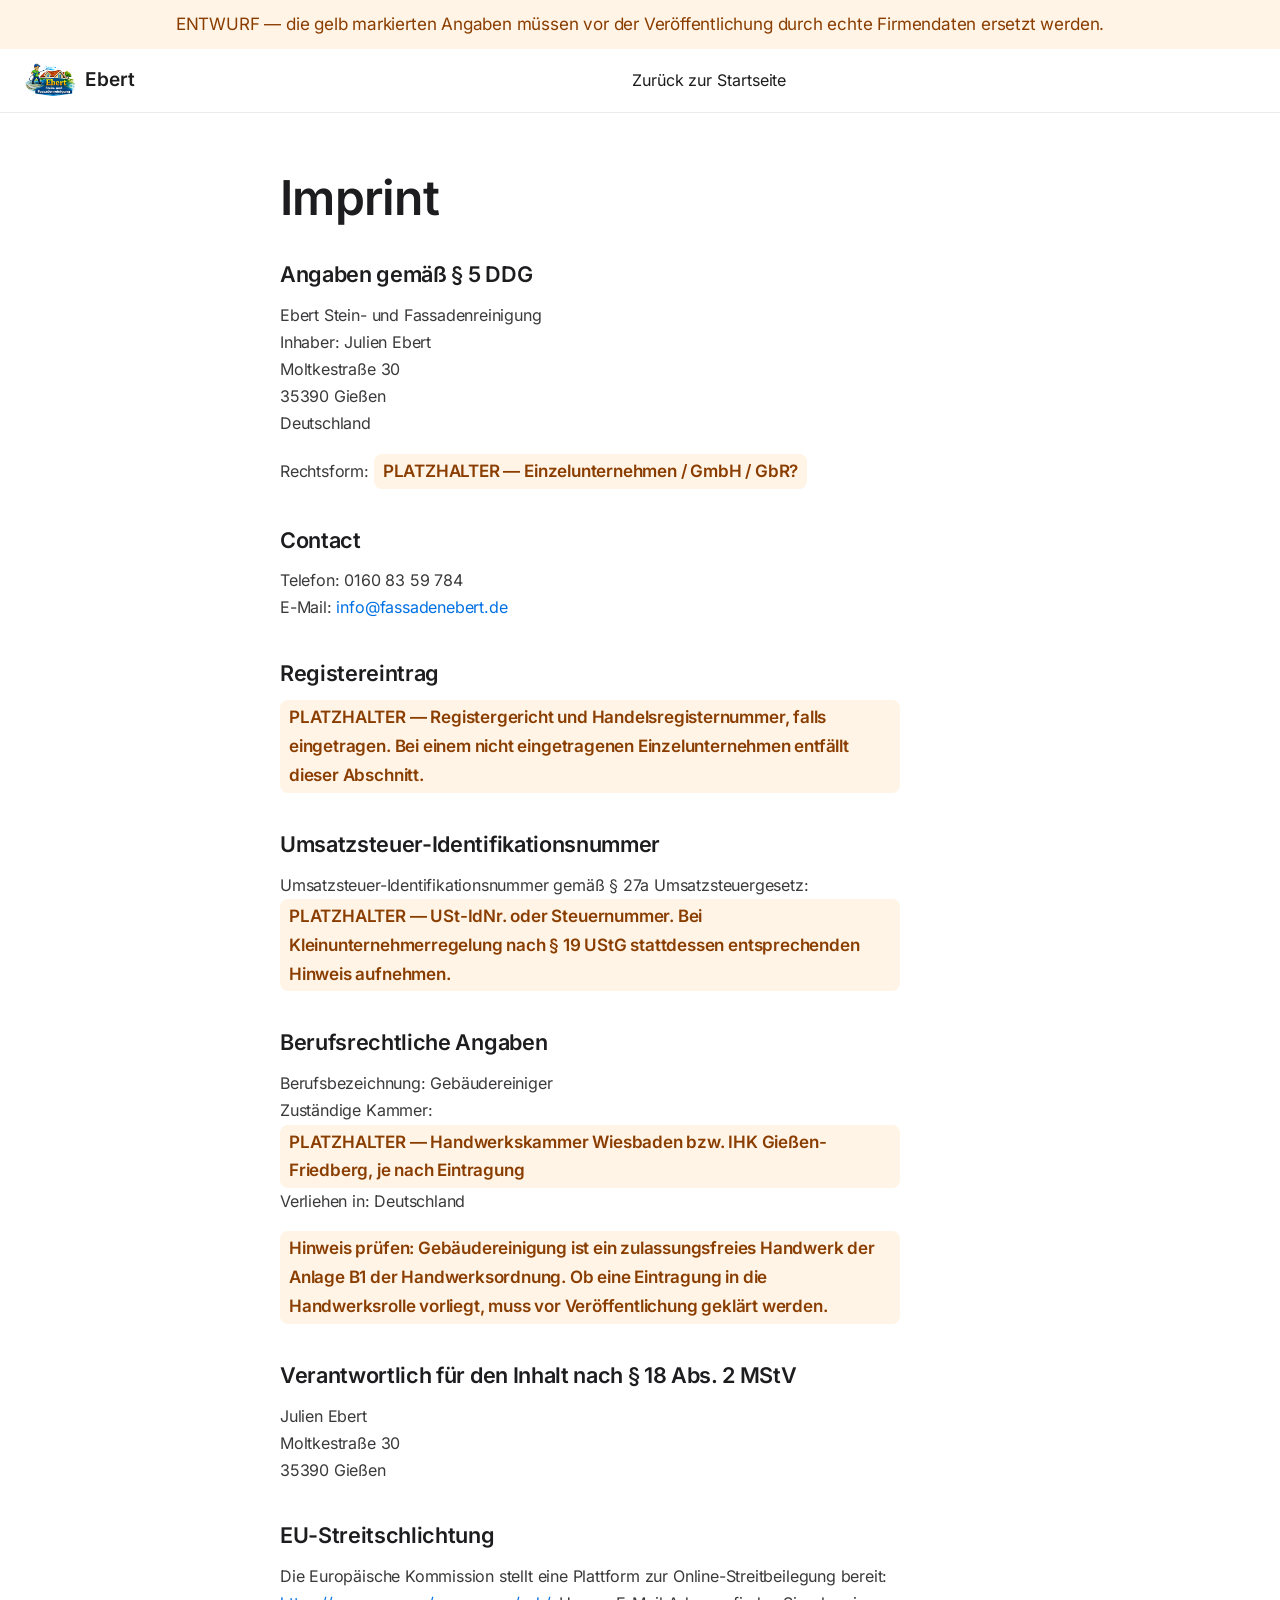
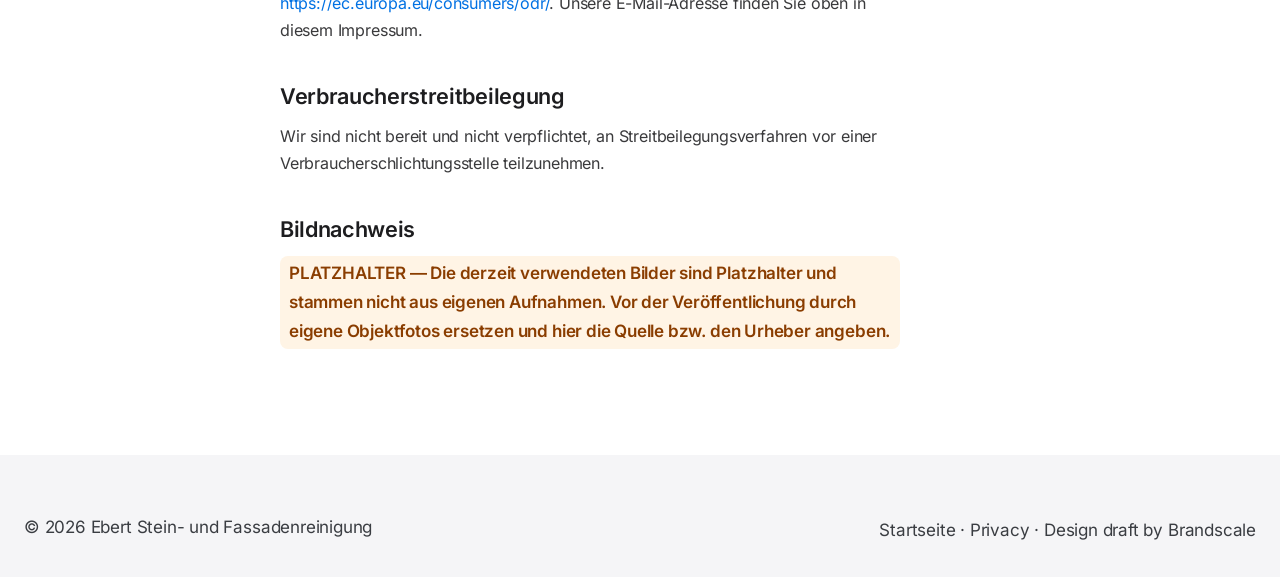
<file: impressum.html>
<!DOCTYPE html>
<html lang="de">
<head>
<meta charset="utf-8">
<meta name="viewport" content="width=device-width, initial-scale=1">
<title>Impressum | Ebert Stein- und Fassadenreinigung</title>
<meta name="robots" content="noindex, nofollow">
<link rel="icon" href="favicon.svg" type="image/svg+xml">
<link rel="stylesheet" href="fonts.css">
<link rel="stylesheet" href="site.css">
</head>
<body>

<div class="entwurf-fahne">
  ENTWURF — die gelb markierten Angaben müssen vor der Veröffentlichung durch echte Firmendaten ersetzt werden.
</div>

<header class="kopf">
  <div class="huelle kopf-inhalt">
    <a class="logo" href="index.html">
      <img src="bilder/logo.png" alt="" aria-hidden="true">
      <b>Ebert</b>
    </a>
    <nav class="nav" style="margin-left:auto"><a href="index.html">Zurück zur Startseite</a></nav>
  </div>
</header>

<main class="huelle rechtstext">
  <h1>Impressum</h1>

  <h2>Angaben gemäß § 5 DDG</h2>
  <p>
    Ebert Stein- und Fassadenreinigung<br>
    Inhaber: Julien Ebert<br>
    Moltkestraße 30<br>
    35390 Gießen<br>
    Deutschland
  </p>
  <p>
    Rechtsform: <span class="platzhalter">PLATZHALTER — Einzelunternehmen / GmbH / GbR?</span>
  </p>

  <h2>Kontakt</h2>
  <p>
    Telefon: 0160 83 59 784<br>
    E-Mail: <a href="mailto:info@fassadenebert.de">info@fassadenebert.de</a>
  </p>

  <h2>Registereintrag</h2>
  <p>
    <span class="platzhalter">PLATZHALTER — Registergericht und Handelsregisternummer, falls eingetragen.
    Bei einem nicht eingetragenen Einzelunternehmen entfällt dieser Abschnitt.</span>
  </p>

  <h2>Umsatzsteuer-Identifikationsnummer</h2>
  <p>
    Umsatzsteuer-Identifikationsnummer gemäß § 27a Umsatzsteuergesetz:<br>
    <span class="platzhalter">PLATZHALTER — USt-IdNr. oder Steuernummer.
    Bei Kleinunternehmerregelung nach § 19 UStG stattdessen entsprechenden Hinweis aufnehmen.</span>
  </p>

  <h2>Berufsrechtliche Angaben</h2>
  <p>
    Berufsbezeichnung: Gebäudereiniger<br>
    Zuständige Kammer: <span class="platzhalter">PLATZHALTER — Handwerkskammer Wiesbaden bzw. IHK Gießen-Friedberg, je nach Eintragung</span><br>
    Verliehen in: Deutschland
  </p>
  <p>
    <span class="platzhalter">Hinweis prüfen: Gebäudereinigung ist ein zulassungsfreies Handwerk der Anlage B1 der Handwerksordnung.
    Ob eine Eintragung in die Handwerksrolle vorliegt, muss vor Veröffentlichung geklärt werden.</span>
  </p>

  <h2>Verantwortlich für den Inhalt nach § 18 Abs. 2 MStV</h2>
  <p>
    Julien Ebert<br>
    Moltkestraße 30<br>
    35390 Gießen
  </p>

  <h2>EU-Streitschlichtung</h2>
  <p>
    Die Europäische Kommission stellt eine Plattform zur Online-Streitbeilegung bereit:
    <a href="https://ec.europa.eu/consumers/odr/" rel="noopener">https://ec.europa.eu/consumers/odr/</a>.
    Unsere E-Mail-Adresse finden Sie oben in diesem Impressum.
  </p>

  <h2>Verbraucherstreitbeilegung</h2>
  <p>
    Wir sind nicht bereit und nicht verpflichtet, an Streitbeilegungsverfahren vor einer
    Verbraucherschlichtungsstelle teilzunehmen.
  </p>

  <h2>Bildnachweis</h2>
  <p>
    <span class="platzhalter">PLATZHALTER — Die derzeit verwendeten Bilder sind Platzhalter und stammen nicht
    aus eigenen Aufnahmen. Vor der Veröffentlichung durch eigene Objektfotos ersetzen und
    hier die Quelle bzw. den Urheber angeben.</span>
  </p>
</main>

<footer class="fuss">
  <div class="huelle-breit">
    <div class="fuss-unten" style="border-top:0">
      <span>© <span id="jahr">2026</span> Ebert Stein- und Fassadenreinigung</span>
      <span><a href="index.html">Startseite</a> · <a href="datenschutz.html">Datenschutz</a> · <span>Design-Entwurf von Brandscale</span></span>
    </div>
  </div>
</footer>

<script src="i18n.js"></script>
<script src="i18n-unterseiten.js"></script>
<script src="termin.js"></script>
<script src="site.js"></script>
</body>
</html>
</file>
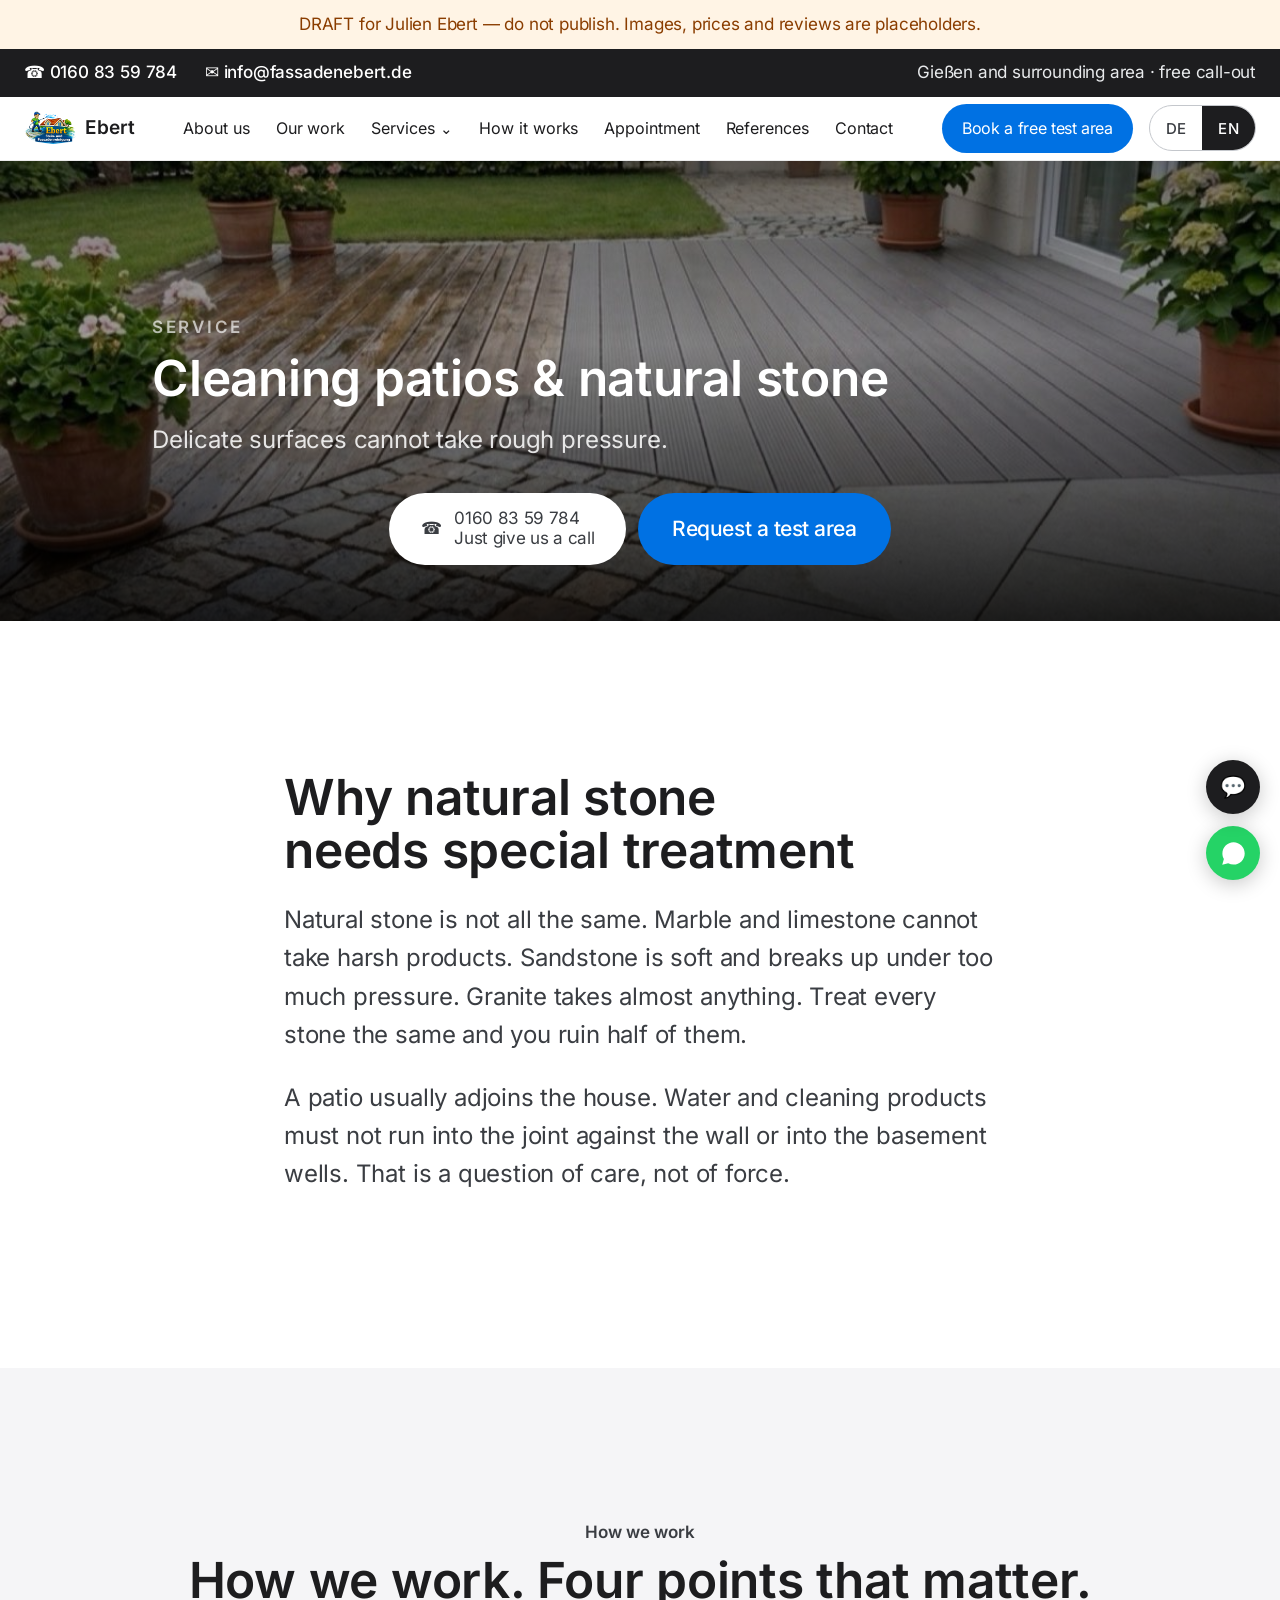
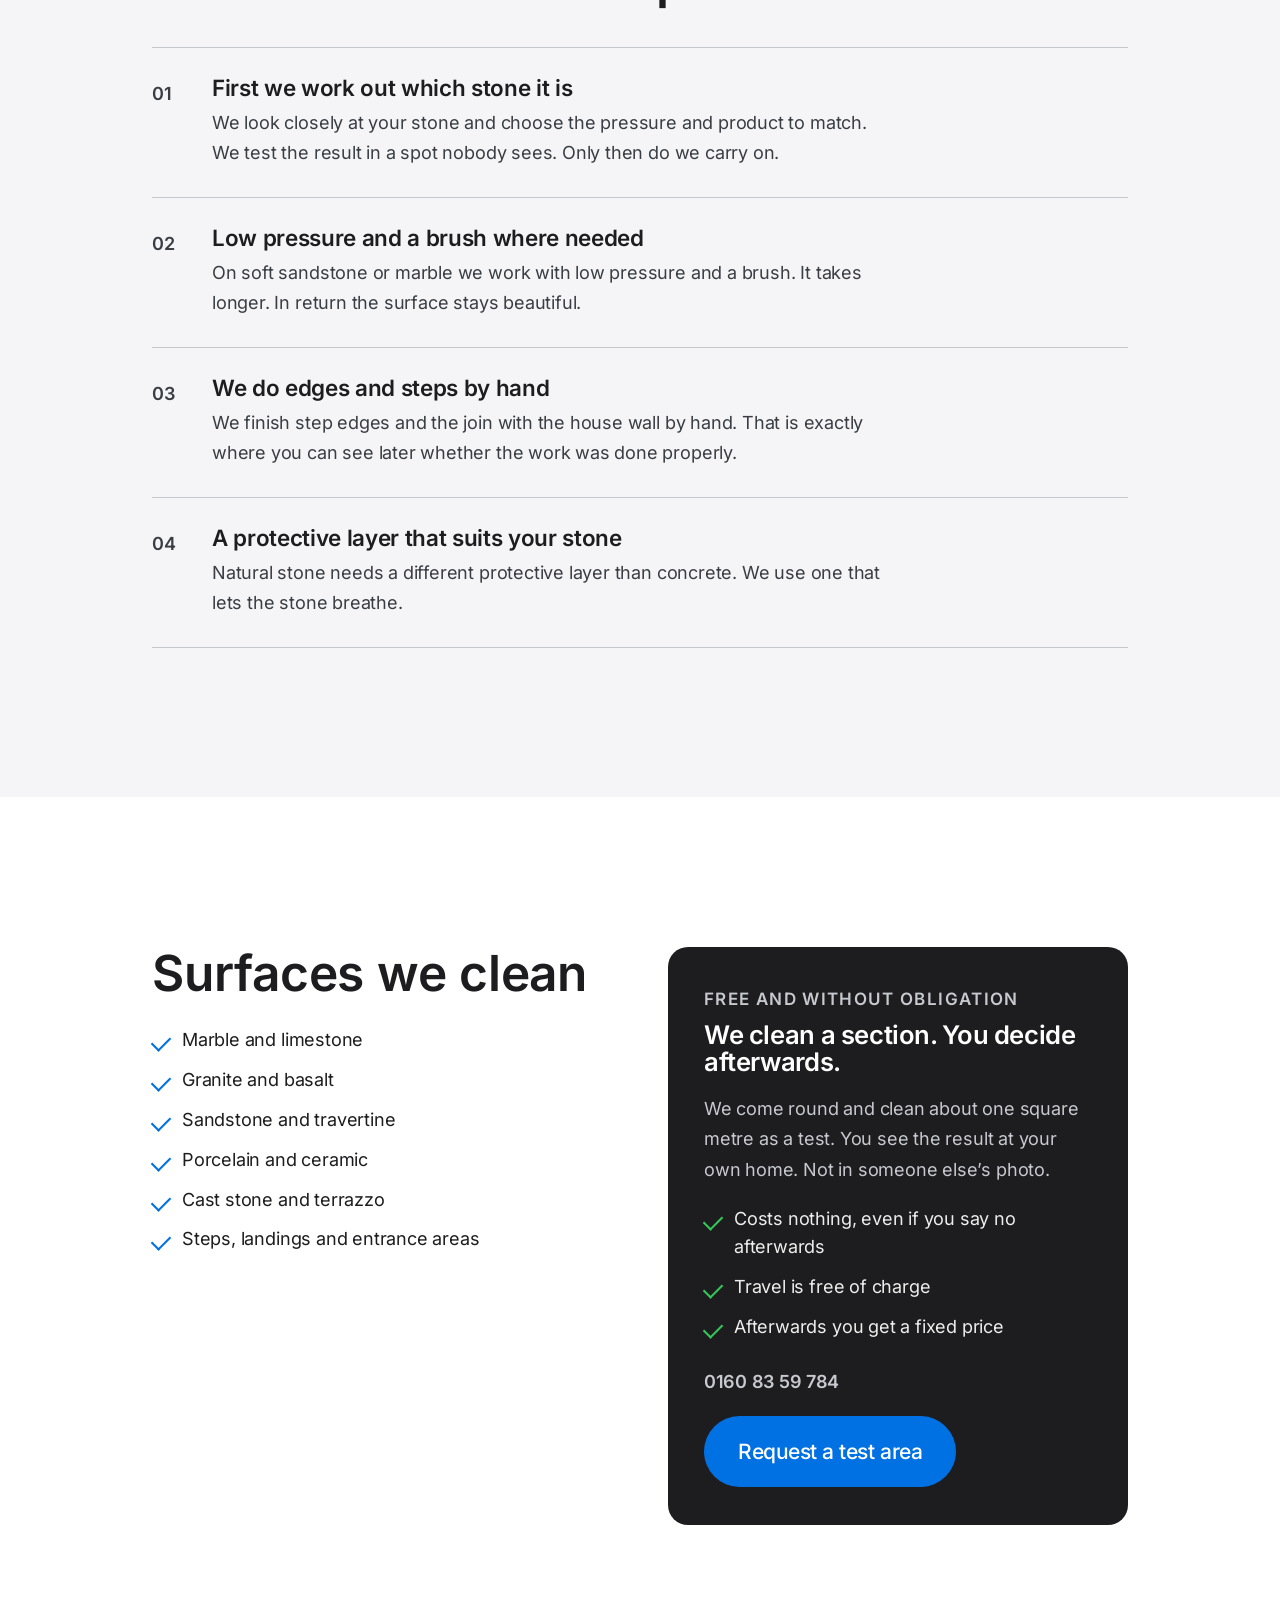
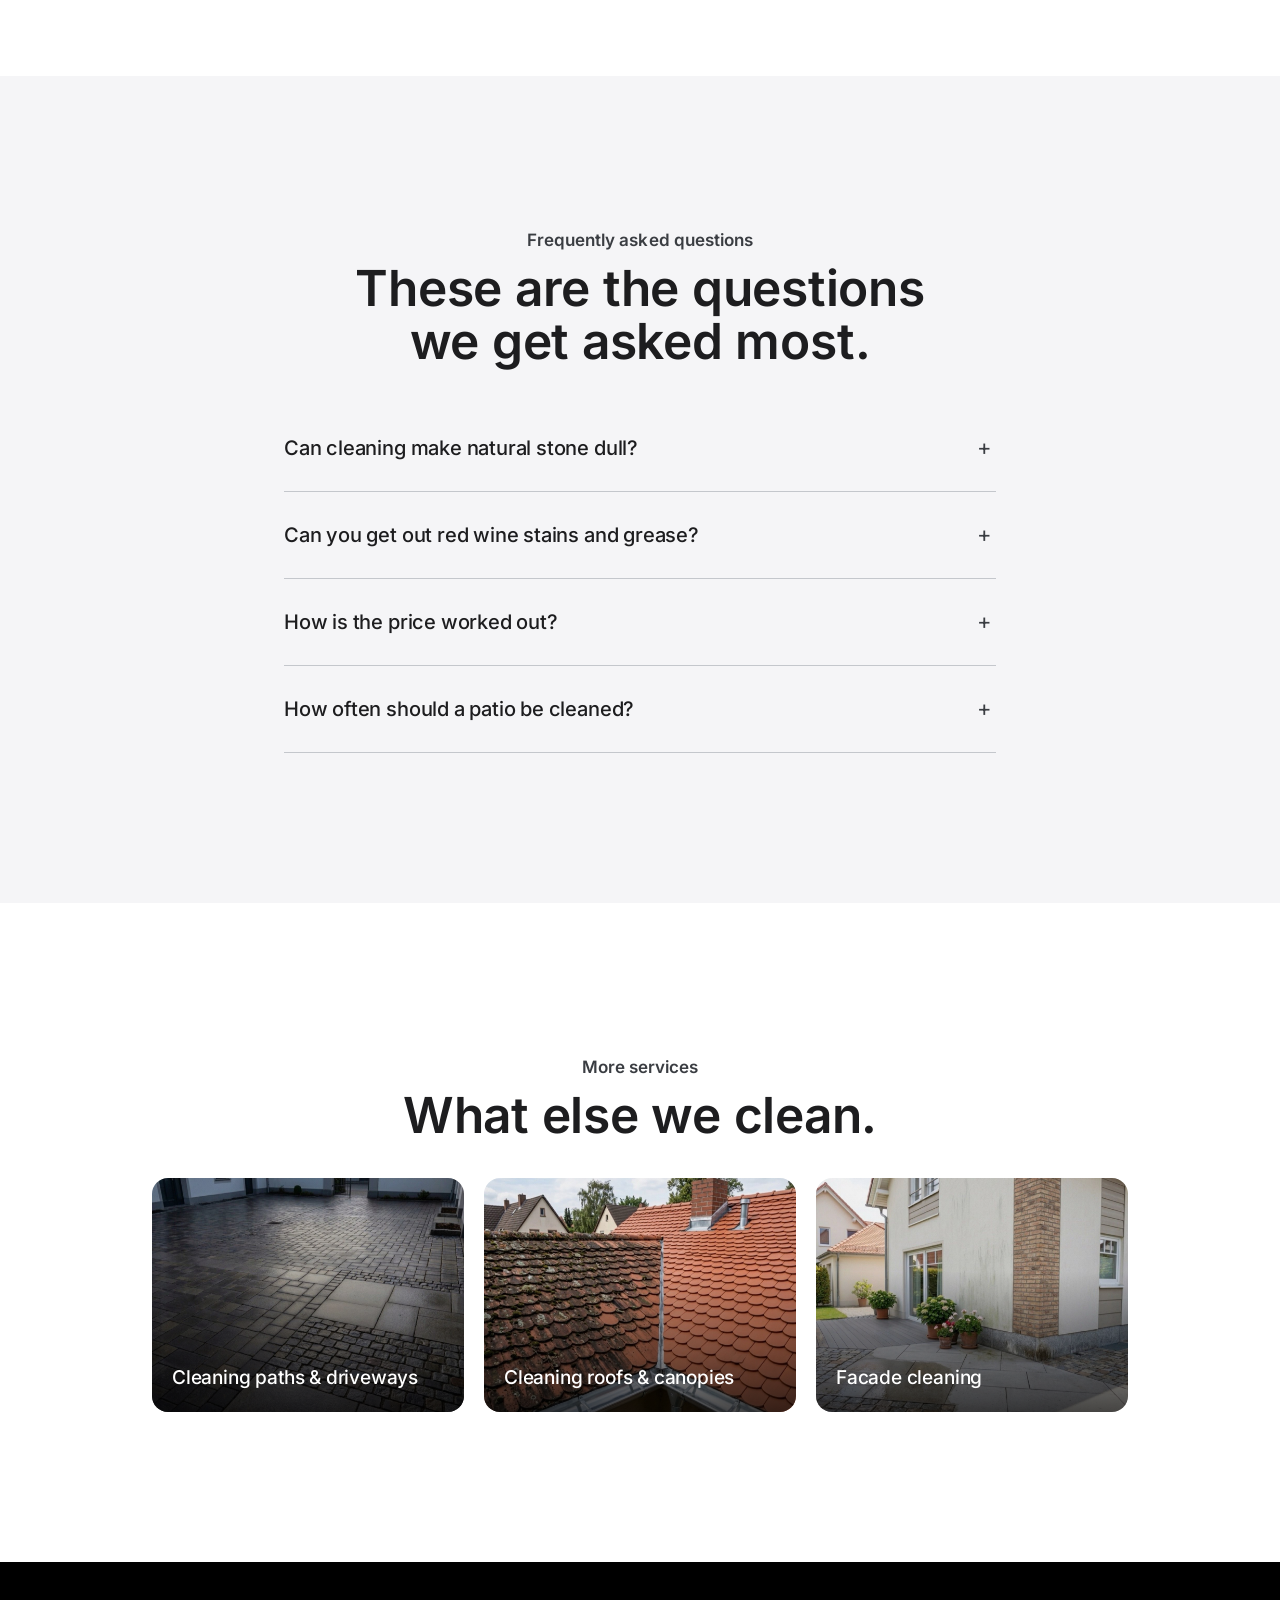
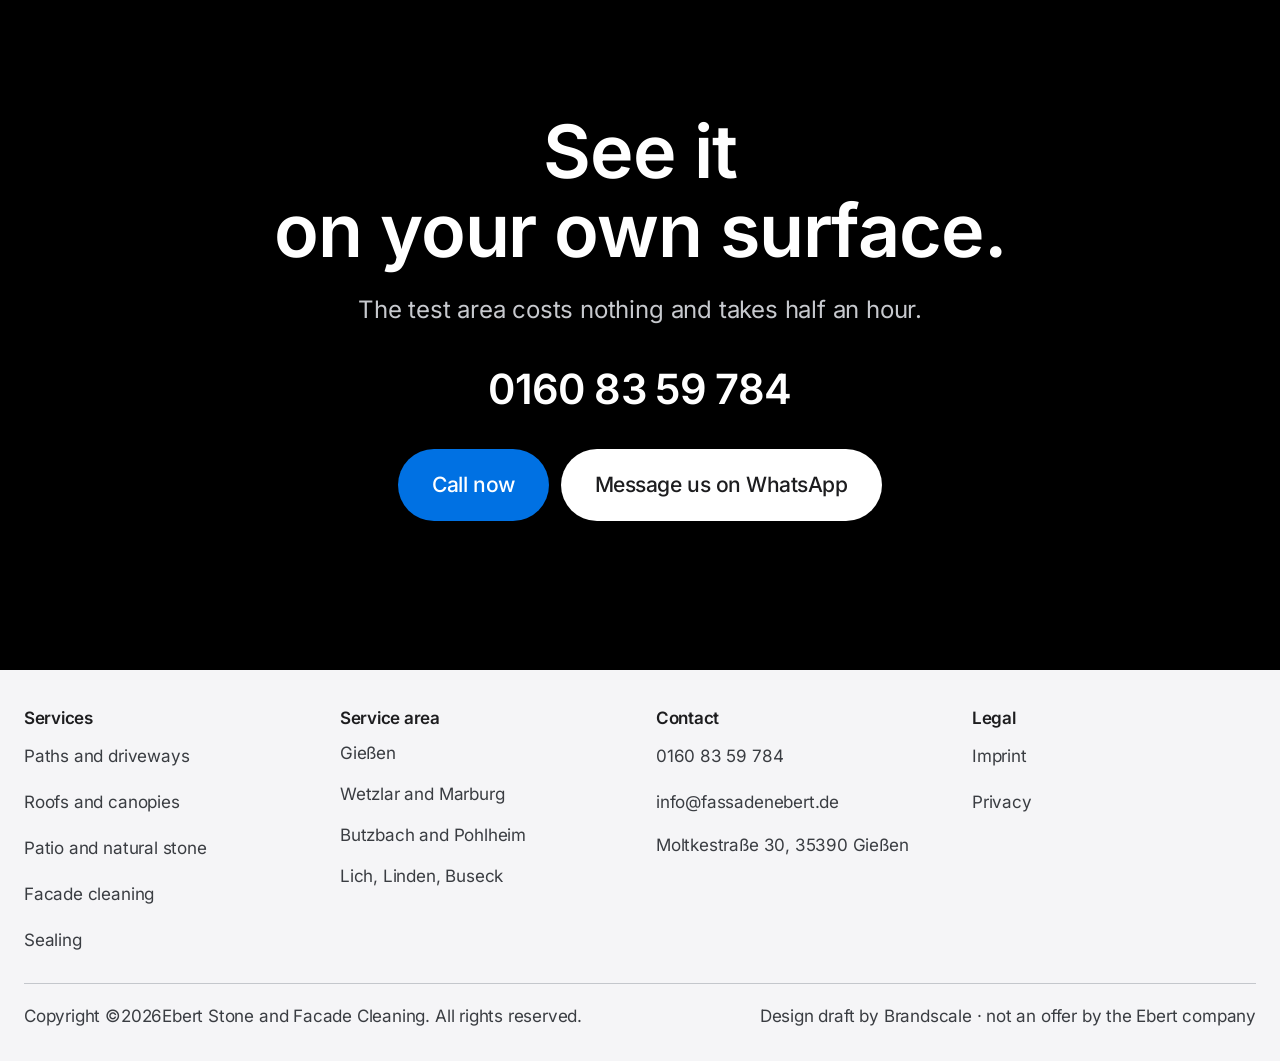
<file: terrasse-naturstein.html>
<!DOCTYPE html>
<html lang="de">
<head>
<meta charset="utf-8">
<meta name="viewport" content="width=device-width, initial-scale=1">
<title>Terrassenreinigung und Naturstein in Gießen | Ebert</title>
<meta name="description" content="Terrasse, Treppe und Naturstein materialgerecht gereinigt in Gießen. Marmor, Granit, Sandstein, Feinsteinzeug. Kostenlose Probefläche.">
<meta name="robots" content="noindex, nofollow">
<meta name="theme-color" content="#ffffff">
<link rel="icon" href="favicon.svg" type="image/svg+xml">
<link rel="preload" href="fonts/inter-600-normal-latin.woff2" as="font" type="font/woff2" crossorigin>
<link rel="stylesheet" href="fonts.css">
<link rel="stylesheet" href="site.css">
</head>
<body>

<div class="entwurf-fahne">
  ENTWURF für Julien Ebert — nicht veröffentlichen. Bilder, Preise und Bewertungen sind Platzhalter.
</div>

<div class="oben-leiste">
  <div class="huelle-breit oben-inhalt">
    <a href="tel:+4916083597840">☎ 0160 83 59 784</a>
    <a href="mailto:info@fassadenebert.de">✉ info@fassadenebert.de</a>
    <span class="oben-rechts">Gießen und Umgebung · Anfahrt kostenfrei</span>
  </div>
</div>

<header class="kopf" id="kopf">
  <div class="kopf-inhalt">
    <a class="logo" href="index.html">
      <img src="bilder/logo.png" alt="" aria-hidden="true">
      <b>Ebert</b>
    </a>
    <button class="brenner" id="brenner" aria-label="Menü" aria-expanded="false" aria-controls="nav">
      <span></span><span></span><span></span>
    </button>
    <nav class="nav" id="nav">
      <a href="index.html#ueber-uns">Über uns</a>
      <a href="index.html#arbeit">Unsere Arbeit</a>
      <div class="nav-klapp">
        <button type="button" class="nav-klapp-knopf an" aria-expanded="false">Leistungen <span aria-hidden="true">⌄</span></button>
        <div class="nav-klapp-inhalt">
          <a href="gehwege-einfahrten.html">Gehwege & Einfahrten reinigen</a>
          <a href="dach-ueberdachung.html">Dach & Überdachung reinigen</a>
          <a href="terrasse-naturstein.html" class="an">Terrasse & Naturstein reinigen</a>
          <a href="fassadenreinigung.html">Fassadenreinigung</a>
          <a href="impraegnierung.html">Imprägnierung & Versiegelung</a>
        </div>
      </div>
      <a href="index.html#probeflaeche">Ablauf</a>
      <a href="index.html#termin">Termin</a>
      <a href="index.html#stimmen">Referenzen</a>
      <a href="index.html#anfrage">Kontakt</a>
    </nav>
    <div class="kopf-rechts">
      <a class="knopf knopf-klein" href="index.html#anfrage">Probefläche sichern</a>
      <div class="sprache" role="group" aria-label="Sprache">
        <button type="button" data-lang="de" class="an">DE</button>
        <button type="button" data-lang="en">EN</button>
      </div>
    </div>
  </div>
</header>

<main>

  <section class="unter-hero">
    <div class="unter-hero-bild">
      <img src="bilder/leistungen/terrasse.jpg" alt="Gereinigte Terrassenfläche mit Naturstein" fetchpriority="high" width="1200" height="944">
    </div>
    <div class="huelle unter-hero-text">
      <p class="marke-hell">Leistung</p>
      <h1 class="gross-h2">Terrasse &amp; Naturstein reinigen</h1>
      <p class="lead">Empfindliche Beläge vertragen keinen groben Druck.</p>
      <div class="hero-knoepfe">
        <a class="hero-tel" href="tel:+4916083597840">
          <span class="hero-tel-inhalt" aria-hidden="true">☎</span>
          <span class="hero-tel-inhalt">
            0160 83 59 784
            <span>Rufen Sie uns einfach an</span>
          </span>
        </a>
        <a class="knopf knopf-gross" href="index.html#anfrage">Probefläche anfragen</a>
      </div>
    </div>
  </section>

  <section class="abschnitt">
    <div class="huelle schmal">
      <h2 class="gross-h2 zeig">Warum Naturstein Sonderbehandlung braucht</h2>
      <div class="zeig"><p class="lead">Naturstein ist nicht gleich Naturstein. Marmor und Kalkstein vertragen keine scharfen Mittel. Sandstein ist weich und geht bei zu viel Druck kaputt. Granit hält fast alles aus. Wer alle Steine gleich behandelt, macht die Hälfte davon kaputt.</p><p class="lead">Eine Terrasse grenzt meist direkt ans Haus. Wasser und Reinigungsmittel dürfen nicht in die Fuge zur Hauswand oder in die Kellerschächte laufen. Das ist eine Frage von Sorgfalt, nicht von Kraft.</p></div>
    </div>
  </section>

  <section class="abschnitt grau">
    <div class="huelle">
      <div class="mitte" style="margin-bottom:40px">
        <p class="eyebrow zeig">Wie wir arbeiten</p>
        <h2 class="gross-h2 zeig">So arbeiten wir. Vier Punkte, auf die es ankommt.</h2>
      </div>
      <div class="verfahren">
          <article class="verfahren-block zeig">
            <span class="verfahren-nr">01</span>
            <div>
              <h3>Zuerst schauen wir, um welchen Stein es geht</h3>
              <p>Wir schauen uns Ihren Stein genau an und wählen danach Druck und Mittel. An einer Stelle, die man nicht sieht, testen wir das Ergebnis. Erst dann machen wir weiter.</p>
            </div>
          </article>
          <article class="verfahren-block zeig">
            <span class="verfahren-nr">02</span>
            <div>
              <h3>Wenig Druck und Bürste, wo es nötig ist</h3>
              <p>Bei weichem Sandstein oder Marmor arbeiten wir mit wenig Druck und einer Bürste. Das dauert länger. Dafür bleibt die Oberfläche schön.</p>
            </div>
          </article>
          <article class="verfahren-block zeig">
            <span class="verfahren-nr">03</span>
            <div>
              <h3>Kanten und Stufen machen wir von Hand</h3>
              <p>Treppenkanten und den Übergang zur Hauswand machen wir von Hand nach. Genau dort sieht man später, ob sauber gearbeitet wurde.</p>
            </div>
          </article>
          <article class="verfahren-block zeig">
            <span class="verfahren-nr">04</span>
            <div>
              <h3>Eine Schutzschicht, die zu Ihrem Stein passt</h3>
              <p>Naturstein braucht eine andere Schutzschicht als Beton. Wir nehmen eine, die den Stein atmen lässt.</p>
            </div>
          </article>
      </div>
    </div>
  </section>

  <section class="abschnitt">
    <div class="huelle zwei-spalten">
      <div>
        <h2 class="gross-h2 zeig">Diese Beläge reinigen wir</h2>
        <ul class="punkte zeig"><li>Marmor und Kalkstein</li><li>Granit und Basalt</li><li>Sandstein und Travertin</li><li>Feinsteinzeug und Keramik</li><li>Betonstein und Terrazzo</li><li>Treppen, Podeste und Eingangsbereiche</li></ul>
      </div>
      <div class="probe-kasten zeig">
        <p class="eyebrow">Kostenlos und unverbindlich</p>
        <h3>Wir reinigen ein Stück. Sie entscheiden danach.</h3>
        <p>
          Wir kommen vorbei und reinigen etwa einen Quadratmeter als Probe.
          Sie sehen das Ergebnis bei sich zu Hause. Nicht auf einem Foto
          von jemand anderem.
        </p>
        <ul class="punkte">
          <li>Kostet nichts, auch wenn Sie danach absagen</li>
          <li>Die Anfahrt ist kostenlos</li>
          <li>Sie bekommen danach einen festen Preis</li>
        </ul>
        <p class="nummer-gross" style="margin-bottom:18px"><a href="tel:+4916083597840">0160 83 59 784</a></p>
        <a class="knopf knopf-gross" href="index.html#anfrage">Probefläche anfragen</a>
      </div>
    </div>
  </section>

  <section class="abschnitt grau">
    <div class="huelle schmal">
      <div class="mitte" style="margin-bottom:36px">
        <p class="eyebrow zeig">Häufige Fragen</p>
        <h2 class="gross-h2 zeig">Das werden wir oft gefragt.</h2>
      </div>

        <details class="faq zeig">
          <summary>Kann Naturstein durch Reinigung stumpf werden?</summary>
          <p>Ja, wenn das falsche Mittel benutzt wird oder der Druck zu hoch ist. Polierte Steine sind besonders empfindlich. Deshalb prüfen wir vorher und testen an einer verdeckten Stelle.</p>
        </details>
        <details class="faq zeig">
          <summary>Bekommen Sie Rotweinflecken und Fett heraus?</summary>
          <p>Meistens ja. Ganz ehrlich: nicht immer vollständig. Öl zieht tief in den Stein ein. Bei der Probefläche sehen Sie, was wirklich geht. Wir versprechen Ihnen nichts, was wir nicht halten können.</p>
        </details>
        <details class="faq zeig">
          <summary>Wie kommt der Preis zustande?</summary>
          <p>Das hängt vom Stein und vom Zustand ab. Deshalb kommen wir vorbei und reinigen eine Probefläche. Danach bekommen Sie einen festen Preis, schriftlich.</p>
        </details>
        <details class="faq zeig">
          <summary>Wie oft sollte man eine Terrasse reinigen?</summary>
          <p>Ohne Schutzschicht etwa alle zwei bis drei Jahre. Mit Schutzschicht viel seltener.</p>
        </details>
    </div>
  </section>

  <section class="abschnitt">
    <div class="huelle">
      <div class="mitte" style="margin-bottom:36px">
        <p class="eyebrow zeig">Weitere Leistungen</p>
        <h2 class="gross-h2 zeig">Was wir sonst noch reinigen.</h2>
      </div>
      <div class="weiter-raster">
        <a class="weiter-karte zeig" href="gehwege-einfahrten.html">
          <img src="bilder/leistungen/hof.jpg" alt="" loading="lazy" width="1200" height="944">
          <span>Gehwege & Einfahrten reinigen</span>
        </a>
        <a class="weiter-karte zeig" href="dach-ueberdachung.html">
          <img src="bilder/leistungen/dach.jpg" alt="" loading="lazy" width="1200" height="944">
          <span>Dach & Überdachung reinigen</span>
        </a>
        <a class="weiter-karte zeig" href="fassadenreinigung.html">
          <img src="bilder/leistungen/fassade.jpg" alt="" loading="lazy" width="1200" height="944">
          <span>Fassadenreinigung</span>
        </a>
      </div>
    </div>
  </section>

  <section class="abschnitt dunkel mitte">
    <div class="huelle">
      <h2 class="statement zeig">Sehen Sie es<br>an Ihrer eigenen Fläche.</h2>
      <p class="lead zeig" style="margin-top:20px">
        Die Probefläche kostet nichts und dauert eine halbe Stunde.
      </p>
      <p class="nummer-gross zeig" style="margin-top:22px"><a href="tel:+4916083597840">0160 83 59 784</a></p>
      <div class="hero-knoepfe zeig" style="justify-content:center;margin-top:24px">
        <a class="knopf knopf-gross" href="tel:+4916083597840">Jetzt anrufen</a>
        <a class="knopf knopf-hell knopf-gross" href="https://wa.me/4916083597840" rel="noopener">Über WhatsApp schreiben</a>
      </div>
    </div>
  </section>

</main>

<footer class="fuss">
  <div class="huelle-breit">
    <div class="fuss-raster">
      <div>
        <h4>Leistungen</h4>
        <ul>
          <li><a href="gehwege-einfahrten.html">Gehwege und Einfahrten</a></li>
          <li><a href="dach-ueberdachung.html">Dach und Überdachung</a></li>
          <li><a href="terrasse-naturstein.html">Terrasse und Naturstein</a></li>
          <li><a href="fassadenreinigung.html">Fassadenreinigung</a></li>
          <li><a href="impraegnierung.html">Imprägnierung</a></li>
        </ul>
      </div>
      <div>
        <h4>Einsatzgebiet</h4>
        <ul>
          <li>Gießen</li>
          <li>Wetzlar und Marburg</li>
          <li>Butzbach und Pohlheim</li>
          <li>Lich, Linden, Buseck</li>
        </ul>
      </div>
      <div>
        <h4>Kontakt</h4>
        <ul>
          <li><a href="tel:+4916083597840">0160 83 59 784</a></li>
          <li><a href="mailto:info@fassadenebert.de">info@fassadenebert.de</a></li>
          <li>Moltkestraße 30, 35390 Gießen</li>
        </ul>
      </div>
      <div>
        <h4>Rechtliches</h4>
        <ul>
          <li><a href="impressum.html">Impressum</a></li>
          <li><a href="datenschutz.html">Datenschutz</a></li>
        </ul>
      </div>
    </div>
    <div class="fuss-unten">
      <span>Copyright © <span id="jahr">2026</span> Ebert Stein- und Fassadenreinigung. Alle Rechte vorbehalten.</span>
      <span>Design-Entwurf von Brandscale · kein Angebot der Firma Ebert</span>
    </div>
  </div>
</footer>

<div class="tel-leiste">
  <a class="anrufen" href="tel:+4916083597840">☎ Anrufen</a>
  <a class="whatsapp" href="https://wa.me/4916083597840" rel="noopener">WhatsApp</a>
</div>

<a class="wa-knopf" href="https://wa.me/4916083597840" rel="noopener" aria-label="WhatsApp">
  <svg viewBox="0 0 24 24" aria-hidden="true"><path d="M17.47 14.38c-.3-.15-1.75-.86-2.02-.96-.27-.1-.47-.15-.67.15-.2.3-.77.96-.94 1.16-.17.2-.35.22-.64.07-.3-.15-1.25-.46-2.38-1.47-.88-.79-1.47-1.76-1.65-2.05-.17-.3-.02-.46.13-.6.13-.14.3-.35.45-.52.15-.17.2-.3.3-.5.1-.2.05-.37-.02-.52-.08-.15-.67-1.6-.92-2.2-.24-.58-.49-.5-.67-.51h-.57c-.2 0-.52.07-.79.37-.27.3-1.04 1.01-1.04 2.47s1.06 2.86 1.21 3.06c.15.2 2.1 3.2 5.08 4.49.71.3 1.26.49 1.69.63.71.22 1.36.19 1.87.12.57-.09 1.75-.72 2-1.41.25-.69.25-1.28.17-1.41-.07-.13-.27-.2-.57-.35zM12.04 2C6.58 2 2.13 6.45 2.13 11.91c0 1.75.46 3.45 1.32 4.95L2 22l5.25-1.38a9.86 9.86 0 004.79 1.22h.01c5.46 0 9.91-4.45 9.91-9.91S17.5 2 12.04 2z"/></svg>
</a>

<button class="chat-knopf" id="chat-knopf" aria-label="Chat öffnen" aria-expanded="false" aria-controls="chat">💬</button>

<div class="chat" id="chat" role="dialog" aria-label="Chat mit Ebert">
  <div class="chat-kopf">
    <span class="chat-punkt" aria-hidden="true"></span>
    <span><b>Ebert Assistent</b><small id="chat-status">Antwortet meist sofort</small></span>
    <button class="chat-zu" id="chat-zu" aria-label="Chat schließen">✕</button>
  </div>
  <div class="chat-verlauf" id="chat-verlauf"></div>
  <div class="chat-vorschlaege" id="chat-vorschlaege"></div>
  <form class="chat-eingabe" id="chat-form">
    <input type="text" id="chat-text" placeholder="Frage eingeben …" autocomplete="off" aria-label="Nachricht">
    <button class="chat-senden" type="submit" aria-label="Senden">↑</button>
  </form>
</div>

<script src="termin.js"></script>
<script src="i18n.js"></script>
<script src="i18n-unterseiten.js"></script>
<script src="site.js"></script>
</body>
</html>
</file>
<file: fonts.css>
/* Lokal gehostete Schriften — keine Requests an Dritte (DSGVO) */

@font-face {
  font-family: 'Saira';
  font-style: normal;
  font-weight: 600;
  font-display: swap;
  src: url('fonts/saira-600-normal-latin.woff2') format('woff2');
  unicode-range: U+0000-00FF, U+0131, U+0152-0153, U+02BB-02BC, U+02C6, U+02DA, U+02DC, U+2000-206F, U+2074, U+20AC, U+2122, U+2191, U+2193, U+2212, U+2215, U+FEFF, U+FFFD;
}
@font-face {
  font-family: 'Saira';
  font-style: normal;
  font-weight: 700;
  font-display: swap;
  src: url('fonts/saira-700-normal-latin.woff2') format('woff2');
  unicode-range: U+0000-00FF, U+0131, U+0152-0153, U+02BB-02BC, U+02C6, U+02DA, U+02DC, U+2000-206F, U+2074, U+20AC, U+2122, U+2191, U+2193, U+2212, U+2215, U+FEFF, U+FFFD;
}
@font-face {
  font-family: 'Saira';
  font-style: normal;
  font-weight: 800;
  font-display: swap;
  src: url('fonts/saira-800-normal-latin.woff2') format('woff2');
  unicode-range: U+0000-00FF, U+0131, U+0152-0153, U+02BB-02BC, U+02C6, U+02DA, U+02DC, U+2000-206F, U+2074, U+20AC, U+2122, U+2191, U+2193, U+2212, U+2215, U+FEFF, U+FFFD;
}
@font-face {
  font-family: 'Saira';
  font-style: normal;
  font-weight: 800;
  font-display: swap;
  src: url('fonts/saira-800-normal-latin-ext.woff2') format('woff2');
  unicode-range: U+0100-024F, U+0259, U+1E00-1EFF, U+2020, U+20A0-20AB, U+20AD-20CF, U+2113, U+2C60-2C7F, U+A720-A7FF;
}

@font-face {
  font-family: 'Inter';
  font-style: normal;
  font-weight: 400;
  font-display: swap;
  src: url('fonts/inter-400-normal-latin.woff2') format('woff2');
  unicode-range: U+0000-00FF, U+0131, U+0152-0153, U+02BB-02BC, U+02C6, U+02DA, U+02DC, U+2000-206F, U+2074, U+20AC, U+2122, U+2191, U+2193, U+2212, U+2215, U+FEFF, U+FFFD;
}
@font-face {
  font-family: 'Inter';
  font-style: normal;
  font-weight: 400;
  font-display: swap;
  src: url('fonts/inter-400-normal-latin-ext.woff2') format('woff2');
  unicode-range: U+0100-024F, U+0259, U+1E00-1EFF, U+2020, U+20A0-20AB, U+20AD-20CF, U+2113, U+2C60-2C7F, U+A720-A7FF;
}
@font-face {
  font-family: 'Inter';
  font-style: normal;
  font-weight: 500;
  font-display: swap;
  src: url('fonts/inter-500-normal-latin.woff2') format('woff2');
  unicode-range: U+0000-00FF, U+0131, U+0152-0153, U+02BB-02BC, U+02C6, U+02DA, U+02DC, U+2000-206F, U+2074, U+20AC, U+2122, U+2191, U+2193, U+2212, U+2215, U+FEFF, U+FFFD;
}
@font-face {
  font-family: 'Inter';
  font-style: normal;
  font-weight: 600;
  font-display: swap;
  src: url('fonts/inter-600-normal-latin.woff2') format('woff2');
  unicode-range: U+0000-00FF, U+0131, U+0152-0153, U+02BB-02BC, U+02C6, U+02DA, U+02DC, U+2000-206F, U+2074, U+20AC, U+2122, U+2191, U+2193, U+2212, U+2215, U+FEFF, U+FFFD;
}
@font-face {
  font-family: 'Inter';
  font-style: normal;
  font-weight: 700;
  font-display: swap;
  src: url('fonts/inter-700-normal-latin.woff2') format('woff2');
  unicode-range: U+0000-00FF, U+0131, U+0152-0153, U+02BB-02BC, U+02C6, U+02DA, U+02DC, U+2000-206F, U+2074, U+20AC, U+2122, U+2191, U+2193, U+2212, U+2215, U+FEFF, U+FFFD;
}
</file>
<file: site.css>
/* Ebert Stein- und Fassadenreinigung — V2
   Design-System abgeleitet aus gemessenen Werten von apple.com:
   Body 17/1.47 · H2 56px/600/ls-0.28 · Statement 96px/600/ls-1.44 · Zahl 80px/600
   Kern: Gewicht 600 für ALLE Headlines, viel Leere, ein Moment pro Bildschirm. */

:root {
  --weiss: #ffffff;
  --grau: #f5f5f7;
  --schwarz: #000000;
  --tinte: #1d1d1f;
  --leise: #3a3d42;          /* Kontrast 8,9 auf Weiss (WCAG AAA) */
  --leise-dunkel: #c7c9ce;   /* Kontrast 9,8 auf Schwarz */
  --linie: #c4c7cc;
  --linie-dunkel: #2c2c2e;
  --blau: #0071e3;
  --blau-text: #00458c;      /* fuer feine Texte: Kontrast 8,6 auf Weiss */
  --blau-hell: #2b8fff;
  --gruen: #34c759;
  --warn: #8a3d00;           /* Kontrast 7,3 auf #fff4e5 */
  --warn-flaeche: #fff4e5;
  --breite: 1024px;
  --breit: 1280px;
  --nav: 64px;
  --kurve: cubic-bezier(.2, .7, .2, 1);
}

* { box-sizing: border-box; }

/* Tastaturbedienung sichtbar machen */
a:focus-visible, button:focus-visible, input:focus-visible,
textarea:focus-visible, select:focus-visible, summary:focus-visible, [tabindex]:focus-visible {
  outline: 3px solid var(--blau);
  outline-offset: 3px;
  border-radius: 4px;
}

html {
  scroll-behavior: smooth;
  scroll-padding-top: calc(var(--nav) + 12px);
  -webkit-text-size-adjust: 100%;
}

body {
  margin: 0;
  background: var(--weiss);
  color: var(--tinte);
  font-family: 'Inter', -apple-system, BlinkMacSystemFont, 'Helvetica Neue', Helvetica, Arial, sans-serif;
  font-size: 19px;
  line-height: 1.7;
  font-weight: 400;
  letter-spacing: -.01em;
  -webkit-font-smoothing: antialiased;
  overflow-x: hidden;
}

img { max-width: 100%; display: block; }
p { max-width: 62ch; }
.mitte p, .mitte .lead { margin-left: auto; margin-right: auto; }
a { color: var(--blau); text-decoration: none; }
a:hover { text-decoration: underline; }

h1, h2, h3, h4 {
  font-weight: 600;
  letter-spacing: -.015em;
  line-height: 1.05;
  margin: 0;
}

.huelle { width: 100%; max-width: var(--breite); margin: 0 auto; padding: 0 24px; }
.huelle-breit { width: 100%; max-width: var(--breit); margin: 0 auto; padding: 0 24px; }

/* ---------- Typo-Stufen ---------- */
.statement {
  font-size: clamp(2.3rem, 6.5vw, 4.6rem);
  line-height: 1.08;
  letter-spacing: -.015em;
  font-weight: 600;
  text-wrap: balance;
}
.gross-h2 {
  text-wrap: balance;
  font-size: clamp(1.9rem, 4.2vw, 3.1rem);
  line-height: 1.07;
  letter-spacing: -.005em;
  font-weight: 600;
}
.eyebrow {
  font-size: 19px;
  font-weight: 600;
  letter-spacing: .004em;
  color: var(--leise);
  margin: 0 0 8px;
}
.lead {
  font-size: clamp(1.15rem, 2vw, 1.5rem);
  line-height: 1.6;
  letter-spacing: -.008em;
  color: var(--leise);
  font-weight: 400;
  max-width: 62ch;
}
.klein { font-size: 17px; line-height: 1.65; color: var(--leise); letter-spacing: -.008em; }

/* ---------- Knöpfe ---------- */
.knopf {
  display: inline-flex; align-items: center; justify-content: center; gap: 8px;
  background: var(--blau); color: #fff;
  font-size: 17px; font-weight: 400; letter-spacing: -.022em;
  padding: 15px 28px; border-radius: 980px; border: 0; cursor: pointer;
  font-family: inherit; text-decoration: none; min-height: 52px;
  transition: background .2s var(--kurve), transform .18s var(--kurve);
}
.knopf:hover { background: var(--blau-hell); text-decoration: none; }
.knopf:active { transform: scale(.97); }
.knopf-rand {
  background: transparent; color: var(--blau);
  border: 1px solid var(--blau);
}
.knopf-rand:hover { background: rgba(0,113,227,.06); }
.knopf-hell { background: #fff; color: var(--tinte); }
.knopf-hell:hover { background: #eee; }
.knopf-gross { font-size: 21px; padding: 18px 34px; min-height: 60px; font-weight: 500; }

.textlink {
  color: var(--blau); font-size: 17px; display: inline-flex; align-items: center; gap: 5px;
}
.textlink::after { content: '›'; font-size: 19px; line-height: 1; transition: transform .2s var(--kurve); }
.textlink:hover { text-decoration: none; }
.textlink:hover::after { transform: translateX(3px); }

/* ---------- Entwurfs-Fahne ---------- */
.entwurf-fahne {
  background: var(--warn-flaeche); color: var(--warn);
  text-align: center; font-size: 12px; line-height: 1.45;
  padding: 8px 16px; position: relative; z-index: 90;
}

/* ---------- Kopfleiste ---------- */
.kopf {
  position: sticky; top: 0; z-index: 80;
  height: var(--nav);
  background: rgba(255,255,255,.72);
  backdrop-filter: saturate(180%) blur(20px);
  -webkit-backdrop-filter: saturate(180%) blur(20px);
  border-bottom: 1px solid rgba(0,0,0,.08);
  transition: transform .3s var(--kurve);
}
.kopf.versteckt { transform: translateY(-100%); }
.kopf-inhalt {
  display: flex; align-items: center; gap: 28px; height: 100%;
  max-width: var(--breit); margin: 0 auto; padding: 0 24px;
}
.logo { display: flex; align-items: center; gap: 9px; flex-shrink: 0; color: var(--tinte); }
.logo:hover { text-decoration: none; }
.logo img { height: 34px; width: auto; }
.logo b { font-size: 19px; font-weight: 600; letter-spacing: -.01em; }

.nav { display: flex; gap: 26px; margin: 0 auto; }
.nav a { font-size: 16px; color: var(--tinte); letter-spacing: -.005em; display: flex; align-items: center; min-height: 48px; }
.nav a:hover { opacity: 1; text-decoration: none; }

.kopf-rechts { display: flex; align-items: center; gap: 16px; flex-shrink: 0; }
.sprache {
  display: flex; border: 1px solid var(--linie); border-radius: 980px; overflow: hidden;
  min-height: 46px; align-items: stretch;
}
.sprache button {
  border: 0; background: transparent; cursor: pointer;
  font-family: inherit; font-size: 11px; font-weight: 500; letter-spacing: .02em;
  padding: 11px 16px; color: var(--leise); transition: all .2s var(--kurve);
  min-height: 44px; font-size: 15px;
}
.sprache button.an { background: var(--tinte); color: #fff; }
.kopf-tel { font-size: 12px; color: var(--tinte); }

.brenner { display: none; background: none; border: 0; cursor: pointer; padding: 12px; min-width: 48px; min-height: 48px; }
.brenner span { display: block; width: 17px; height: 1.5px; background: var(--tinte); margin: 4px 0; transition: transform .25s var(--kurve), opacity .2s; }
.brenner.auf span:nth-child(1) { transform: translateY(5.5px) rotate(45deg); }
.brenner.auf span:nth-child(2) { opacity: 0; }
.brenner.auf span:nth-child(3) { transform: translateY(-5.5px) rotate(-45deg); }

/* ---------- Reveal ---------- */
/* Reveal V4.1: Der Text ist IMMER voll lesbar. Animiert wird nur die
   Position, nie die Sichtbarkeit — so kann nichts unsichtbar hängen bleiben. */
.zeig {
  opacity: 1;
  transform: translateY(26px);
  transition: transform .75s var(--kurve);
  will-change: transform;
}
.zeig.da { transform: none; }
.wort { display: inline; opacity: 1; transform: none; }

/* ---------- Hero ---------- */
.hero {
  position: relative; height: 100svh; min-height: 620px;
  display: grid; place-items: center; text-align: center;
  background: var(--schwarz); color: #fff; overflow: hidden;
}
.hero-bild { position: absolute; inset: 0; }
.hero-bild img {
  width: 100%; height: 100%; object-fit: cover;
  transform: scale(1.08);
  animation: ruhig-heran 7s var(--kurve) forwards;
}
@keyframes ruhig-heran { to { transform: scale(1); } }
.hero-bild::after {
  content: ''; position: absolute; inset: 0;
  background: linear-gradient(180deg, rgba(0,0,0,.55) 0%, rgba(0,0,0,.28) 42%, rgba(0,0,0,.82) 100%);
}
.hero-inhalt { position: relative; z-index: 2; padding: 0 24px; max-width: 900px; }
.hero h1 { color: #fff; }
.hero .lead { color: rgba(255,255,255,.86); margin: 20px auto 0; max-width: 34ch; }
.hero-knoepfe { display: flex; flex-wrap: wrap; gap: 12px; justify-content: center; margin-top: 34px; }
.hero-ort {
  font-size: 18px; color: #e0e3e6; letter-spacing: .01em; margin: 0 0 16px;
}
.hero-pfeil {
  position: absolute; bottom: 34px; left: 50%; transform: translateX(-50%);
  z-index: 2; color: rgba(255,255,255,.8); font-size: 26px;
  animation: wippen 2.8s ease-in-out infinite;
}
@keyframes wippen {
  0%, 100% { transform: translate(-50%, 0); }
  50% { transform: translate(-50%, 7px); }
}

/* ---------- Abschnitte ---------- */
.abschnitt { padding: clamp(80px, 12vw, 150px) 0; }
.abschnitt.grau { background: var(--grau); }
.abschnitt.dunkel { background: var(--schwarz); color: #fff; }
.abschnitt.dunkel .lead, .abschnitt.dunkel .klein { color: var(--leise-dunkel); }
.mitte { text-align: center; }
.mitte .lead { margin-left: auto; margin-right: auto; max-width: 46ch; }

/* Statement mit Wort-Einblendung */
.hell-wort { color: var(--leise); }

/* ---------- Sticky-Flächen ---------- */
.sticky-raster { display: grid; grid-template-columns: 1fr 1fr; gap: 64px; align-items: start; }
.sticky-bild {
  position: sticky; top: calc(var(--nav) + 40px);
  aspect-ratio: 4 / 5; border-radius: 22px; overflow: hidden; background: var(--grau);
}
.sticky-bild img {
  position: absolute; inset: 0; width: 100%; height: 100%; object-fit: cover;
  opacity: 0; transition: opacity .7s var(--kurve), transform 1.2s var(--kurve);
  transform: scale(1.06);
}
.sticky-bild img.an { opacity: 1; transform: scale(1); }
.sticky-texte { display: grid; }
.flaeche-block {
  min-height: 62vh; display: flex; flex-direction: column; justify-content: center;
  padding: 40px 0;
}
.flaeche-nr { font-size: 13px; font-weight: 600; letter-spacing: .06em; color: var(--leise); text-transform: uppercase; }
.flaeche-block h3 { font-size: clamp(1.9rem, 3.4vw, 2.75rem); margin: 14px 0 0; }
.flaeche-block .lead { margin-top: 16px; }
.punkte { list-style: none; padding: 0; margin: 26px 0 0; display: grid; gap: 12px; }
.punkte li { padding-left: 26px; position: relative; font-size: 16px; color: var(--tinte); }
.punkte li::before {
  content: ''; position: absolute; left: 0; top: 8px;
  width: 14px; height: 8px; border-left: 1.5px solid var(--blau); border-bottom: 1.5px solid var(--blau);
  transform: rotate(-45deg);
}

/* ---------- Zahlen ---------- */
.zahlen { display: grid; grid-template-columns: repeat(3, 1fr); gap: 40px; text-align: center; }
.zahl {
  font-size: clamp(3rem, 7vw, 5rem); font-weight: 600;
  letter-spacing: -.015em; line-height: 1; display: block;
}
.zahl-text { margin-top: 12px; font-size: 17px; color: var(--leise); }

/* ---------- Vorher/Nachher ---------- */
.schieber {
  position: relative; width: 100%; max-width: 768px; margin: 0 auto; aspect-ratio: 16 / 10; max-height: 640px;
  overflow: hidden; border-radius: 22px; background: #111;
  user-select: none; touch-action: pan-y; cursor: ew-resize;
}
.schieber img { position: absolute; inset: 0; width: 100%; height: 100%; object-fit: cover; pointer-events: none; }
.schieber-oben { clip-path: inset(0 0 0 50%); }
.schieber-griff {
  position: absolute; top: 0; bottom: 0; left: 50%; width: 2px;
  background: rgba(255,255,255,.9); transform: translateX(-1px); pointer-events: none;
}
.schieber-griff::after {
  content: ''; position: absolute; top: 50%; left: 50%;
  transform: translate(-50%, -50%);
  width: 52px; height: 52px; border-radius: 50%;
  background: rgba(255,255,255,.95);
  box-shadow: 0 2px 16px rgba(0,0,0,.35);
}
.schieber-griff::before {
  content: '‹ ›'; position: absolute; top: 50%; left: 50%; z-index: 2;
  transform: translate(-50%, -50%); color: #1d1d1f; font-size: 17px; letter-spacing: 2px;
}
.schieber-marke {
  position: absolute; top: 18px; z-index: 3;
  font-size: 12px; font-weight: 500; letter-spacing: .04em; text-transform: uppercase;
  background: rgba(0,0,0,.5); color: #fff; padding: 6px 12px; border-radius: 980px;
  backdrop-filter: blur(6px);
}
.schieber-marke.links { left: 18px; }
.schieber-marke.rechts { right: 18px; }

/* ---------- Preisrechner ---------- */
.rechner {
  background: var(--grau); border-radius: 22px; padding: clamp(28px, 4vw, 48px);
  display: grid; grid-template-columns: 1.1fr .9fr; gap: 48px; align-items: center;
}
.rechner-feld { margin-bottom: 30px; }
.rechner-feld > label { display: block; font-size: 14px; font-weight: 600; margin-bottom: 12px; }
.wahl { display: flex; flex-wrap: wrap; gap: 8px; }
.wahl label { position: relative; }
.wahl input { position: absolute; opacity: 0; width: 0; height: 0; }
.wahl span {
  display: inline-block; padding: 9px 17px; border-radius: 980px;
  border: 1px solid var(--linie); background: #fff; cursor: pointer;
  font-size: 15px; transition: all .2s var(--kurve);
}
.wahl input:checked + span { background: var(--tinte); color: #fff; border-color: var(--tinte); }
.wahl input:focus-visible + span { outline: 2px solid var(--blau); outline-offset: 2px; }

input[type=range] {
  -webkit-appearance: none; appearance: none; width: 100%; height: 4px;
  background: var(--linie); border-radius: 2px; outline: none; margin: 18px 0 8px;
}
input[type=range]::-webkit-slider-thumb {
  -webkit-appearance: none; appearance: none;
  width: 28px; height: 28px; border-radius: 50%; background: #fff; cursor: grab;
  box-shadow: 0 1px 5px rgba(0,0,0,.28); border: .5px solid rgba(0,0,0,.06);
}
input[type=range]::-webkit-slider-thumb:active { cursor: grabbing; }
input[type=range]::-moz-range-thumb {
  width: 28px; height: 28px; border-radius: 50%; background: #fff; cursor: grab;
  box-shadow: 0 1px 5px rgba(0,0,0,.28); border: .5px solid rgba(0,0,0,.06);
}
.range-werte { display: flex; justify-content: space-between; font-size: 13px; color: var(--leise); }
.flaeche-anzeige { font-size: 21px; font-weight: 600; }

.rechner-ergebnis { text-align: center; }
.rechner-ergebnis .preis {
  font-size: clamp(2.4rem, 5.5vw, 3.7rem); font-weight: 600; letter-spacing: -.015em;
  line-height: 1.05; display: block;
}
.rechner-ergebnis .darunter { font-size: 15px; color: var(--leise); margin-top: 10px; }

/* ---------- Bewertungen ---------- */
.bewertungen { display: grid; grid-template-columns: repeat(3, 1fr); gap: 20px; }
.bewertung {
  background: #fff; border-radius: 18px; padding: 28px;
  display: flex; flex-direction: column; gap: 12px;
}
.abschnitt.grau .bewertung { background: #fff; }
.sterne { color: #f5a623; font-size: 15px; letter-spacing: 2px; }
.bewertung p { margin: 0; font-size: 16px; }
.bewertung footer { margin-top: auto; font-size: 14px; color: var(--leise); }

/* ---------- Anfrage ---------- */
.anfrage-raster { display: grid; grid-template-columns: .9fr 1.1fr; gap: 64px; align-items: start; }
form { display: grid; gap: 22px; }
.paar { display: grid; grid-template-columns: 1fr 1fr; gap: 16px; }
label.feld-label { display: block; font-size: 14px; font-weight: 600; margin-bottom: 8px; }
input[type=text], input[type=tel], input[type=email], textarea, select {
  width: 100%; background: #fff; color: var(--tinte);
  border: 1px solid var(--linie); border-radius: 12px;
  padding: 14px 15px; font-family: inherit; font-size: 16px; letter-spacing: -.01em;
  transition: border-color .18s var(--kurve), box-shadow .18s var(--kurve);
}
input:focus, textarea:focus, select:focus {
  outline: none; border-color: var(--blau); box-shadow: 0 0 0 3px rgba(0,113,227,.16);
}
textarea { min-height: 110px; resize: vertical; }

.slots { display: flex; flex-wrap: wrap; gap: 8px; }

.upload {
  border: 1.5px dashed var(--linie); border-radius: 14px; padding: 22px;
  text-align: center; cursor: pointer; transition: border-color .2s var(--kurve), background .2s;
}
.upload:hover { border-color: var(--blau); background: rgba(0,113,227,.03); }
.upload input { display: none; }
.upload-vorschau { display: flex; flex-wrap: wrap; gap: 10px; margin-top: 14px; }
.upload-vorschau img { width: 74px; height: 74px; object-fit: cover; border-radius: 10px; }

.melde { padding: 14px 16px; border-radius: 12px; font-size: 15px; display: none; }
.melde.gut { display: block; background: rgba(52,199,89,.12); color: #14682f; }
.melde.schlecht { display: block; background: var(--warn-flaeche); color: var(--warn); }

.direkt { display: grid; gap: 10px; margin-top: 26px; }
.direkt a {
  display: flex; align-items: center; gap: 14px;
  border: 1px solid var(--linie); border-radius: 14px; padding: 15px 17px;
  background: #fff; color: var(--tinte); transition: all .2s var(--kurve);
}
.direkt a:hover { border-color: var(--tinte); text-decoration: none; transform: translateY(-1px); }
.direkt-icon { width: 36px; height: 36px; border-radius: 10px; background: var(--grau); display: grid; place-items: center; flex-shrink: 0; font-size: 16px; }
.direkt b { display: block; font-size: 16px; font-weight: 500; }
.direkt small { color: var(--leise); font-size: 13px; }

/* ---------- Platzhalter-Markierung ---------- */
.platzhalter {
  background: var(--warn-flaeche); color: var(--warn);
  border-radius: 8px; padding: 3px 9px; font-size: 17px; font-weight: 600;
  display: inline-block;
}
.platzhalter-kasten {
  background: var(--warn-flaeche); color: var(--warn);
  border-radius: 12px; padding: 14px 18px; font-size: 13.5px; line-height: 1.5;
  margin-top: 18px;
}

/* ---------- WhatsApp schwebend ---------- */
.wa-knopf {
  position: fixed; right: 20px; bottom: 20px; z-index: 70;
  width: 54px; height: 54px; border-radius: 50%;
  background: #25d366; color: #fff;
  display: grid; place-items: center;
  box-shadow: 0 4px 20px rgba(0,0,0,.22);
  transition: transform .22s var(--kurve);
}
.wa-knopf:hover { transform: scale(1.07); text-decoration: none; }
.wa-knopf svg { width: 27px; height: 27px; fill: currentColor; }

/* ---------- Chat ---------- */
.chat-knopf {
  position: fixed; right: 20px; bottom: 86px; z-index: 70;
  width: 54px; height: 54px; border-radius: 50%;
  background: var(--tinte); color: #fff; border: 0; cursor: pointer;
  display: grid; place-items: center; font-size: 21px;
  box-shadow: 0 4px 20px rgba(0,0,0,.22);
  transition: transform .22s var(--kurve);
}
.chat-knopf:hover { transform: scale(1.07); }

.chat {
  position: fixed; right: 20px; bottom: 86px; z-index: 75;
  width: min(376px, calc(100vw - 40px)); height: min(540px, calc(100svh - 140px));
  background: #fff; border-radius: 20px; overflow: hidden;
  box-shadow: 0 12px 48px rgba(0,0,0,.22);
  display: flex; flex-direction: column;
  opacity: 0; transform: translateY(16px) scale(.96); pointer-events: none;
  transition: opacity .28s var(--kurve), transform .38s cubic-bezier(.2,1.1,.3,1);
}
.chat.auf { opacity: 1; transform: none; pointer-events: auto; }
.chat-kopf {
  padding: 16px 18px; border-bottom: 1px solid var(--linie);
  display: flex; align-items: center; gap: 11px;
}
.chat-punkt { width: 8px; height: 8px; border-radius: 50%; background: var(--gruen); flex-shrink: 0; }
.chat-kopf b { font-size: 15px; font-weight: 600; }
.chat-kopf small { display: block; font-size: 17px; color: var(--leise); }
.chat-zu { margin-left: auto; background: none; border: 0; font-size: 20px; color: var(--tinte); cursor: pointer; line-height: 1; padding: 12px; min-width: 48px; min-height: 48px; }
.chat-verlauf { flex: 1; overflow-y: auto; padding: 18px; display: flex; flex-direction: column; gap: 12px; }
.blase {
  max-width: 82%; padding: 11px 15px; border-radius: 18px; font-size: 15px; line-height: 1.4;
  animation: blase-rein .32s var(--kurve);
}
@keyframes blase-rein { from { opacity: 0; transform: translateY(9px); } }
.blase.bot { background: var(--grau); align-self: flex-start; border-bottom-left-radius: 5px; }
.blase.ich { background: var(--blau); color: #fff; align-self: flex-end; border-bottom-right-radius: 5px; }
.tippt { display: flex; gap: 4px; align-self: flex-start; padding: 13px 15px; background: var(--grau); border-radius: 18px; border-bottom-left-radius: 5px; }
.tippt i { width: 7px; height: 7px; border-radius: 50%; background: var(--leise); animation: huepf 1.3s infinite; }
.tippt i:nth-child(2) { animation-delay: .18s; }
.tippt i:nth-child(3) { animation-delay: .36s; }
@keyframes huepf { 0%,60%,100% { transform: translateY(0); opacity: .5; } 30% { transform: translateY(-5px); opacity: 1; } }
.chat-vorschlaege { display: flex; flex-wrap: wrap; gap: 7px; padding: 0 18px 12px; }
.chat-vorschlaege button {
  border: 1px solid var(--linie); background: #fff; border-radius: 980px;
  padding: 7px 13px; font-size: 13px; font-family: inherit; cursor: pointer; color: var(--tinte);
  transition: all .18s var(--kurve);
}
.chat-vorschlaege button:hover { border-color: var(--tinte); }
.chat-eingabe { display: flex; gap: 9px; padding: 14px 16px; border-top: 1px solid var(--linie); }
.chat-eingabe input { flex: 1; border-radius: 980px; padding: 11px 16px; font-size: 15px; }
.chat-senden {
  width: 46px; height: 46px; border-radius: 50%; border: 0; background: var(--blau); color: #fff;
  cursor: pointer; font-size: 19px; flex-shrink: 0;
}

/* ---------- Fuß ---------- */
.fuss { background: var(--grau); padding: 40px 0 30px; font-size: 12px; color: var(--leise); }
.fuss a { color: var(--leise); }
.fuss a:hover { color: var(--tinte); text-decoration: underline; }
.fuss-raster { display: grid; grid-template-columns: repeat(4, 1fr); gap: 32px; padding-bottom: 26px; border-bottom: 1px solid var(--linie); }
.fuss h4 { font-size: 12px; font-weight: 600; color: var(--tinte); margin: 0 0 11px; }
.fuss ul { list-style: none; padding: 0; margin: 0; display: grid; gap: 8px; }
.fuss-unten { padding-top: 18px; display: flex; flex-wrap: wrap; gap: 16px; justify-content: space-between; }

/* ---------- Rechtstexte ---------- */
.rechtstext { max-width: 720px; padding: 60px 0 90px; }
.rechtstext h1 { font-size: clamp(2rem, 4vw, 3rem); margin-bottom: 28px; }
.rechtstext h2 { font-size: 1.35rem; margin: 40px 0 12px; }
.rechtstext p, .rechtstext li { font-size: 16px; color: #3a3a3c; }

/* ---------- Schmal ---------- */
@media (max-width: 900px) {
  .sticky-raster { grid-template-columns: 1fr; gap: 28px; }
  .sticky-bild { position: relative; top: 0; aspect-ratio: 4 / 3; }
  .flaeche-block { min-height: 0; padding: 26px 0; }
  .rechner { grid-template-columns: 1fr; gap: 32px; }
  .anfrage-raster { grid-template-columns: 1fr; gap: 40px; }
  .bewertungen { grid-template-columns: 1fr; }
  .fuss-raster { grid-template-columns: 1fr 1fr; }
}

@media (max-width: 900px) {
  .nav {
    position: fixed; left: 0; right: 0; top: var(--nav);
    flex-direction: column; gap: 0; margin: 0;
    background: rgba(255,255,255,.97); backdrop-filter: blur(20px);
    border-bottom: 1px solid var(--linie);
    transform: translateY(-140%); transition: transform .32s var(--kurve);
    padding: 8px 0;
  }
  .nav.offen { transform: translateY(0); }
  .nav a { padding: 14px 24px; font-size: 16px; border-bottom: 1px solid rgba(0,0,0,.05); }
  .nav a:last-child { border-bottom: 0; }
  .brenner { display: block; }
  .kopf-tel { display: none; }
  .zahlen { grid-template-columns: 1fr; gap: 34px; }
  .paar { grid-template-columns: 1fr; }
  .schieber { aspect-ratio: 4 / 3; }
  .fuss-raster { grid-template-columns: 1fr; }
  .chat { right: 12px; left: 12px; width: auto; bottom: 82px; }
}

/* ---------- Bewegung aus ---------- */
@media (prefers-reduced-motion: reduce) {
  html { scroll-behavior: auto; }
  *, *::before, *::after {
    animation-duration: .001ms !important;
    animation-iteration-count: 1 !important;
    transition-duration: .001ms !important;
  }
  .zeig, .wort { opacity: 1 !important; transform: none !important; }
  .hero-pfeil { animation: none !important; }
  .sticky-bild img.an { opacity: 1; }
  .hero-bild img { transform: none; animation: none; }
}

/* ==========================================================================
   V3 — Struktur nach dachbeschichtung-profi.de:
   Top-Leiste, Leistungen-Klappmenü, Unterseiten, Probeflächen-Pitch
   ========================================================================== */

/* ---------- Top-Leiste ---------- */
.oben-leiste {
  background: var(--tinte); color: #fff;
  font-size: 17px; position: relative; z-index: 85;
}
.oben-inhalt { display: flex; align-items: center; gap: 28px; min-height: 48px; }
.oben-leiste a { color: #fff; font-weight: 500; }
.oben-leiste a:hover { color: #fff; text-decoration: none; }
.oben-rechts { margin-left: auto; color: #e8eaec; font-size: 17px; }

/* ---------- Klappmenü Leistungen ---------- */
.nav-klapp { position: relative; }
.nav-klapp-knopf {
  background: none; border: 0; cursor: pointer; font-family: inherit;
  font-size: 16px; color: var(--tinte); letter-spacing: -.005em;
  padding: 0; display: inline-flex; align-items: center; gap: 6px; min-height: 48px;
}
.nav-klapp-knopf:hover, .nav-klapp-knopf.offen { opacity: 1; }
.nav-klapp-knopf span { font-size: 15px; transition: transform .2s var(--kurve); display: inline-block; }
.nav-klapp-knopf.offen span { transform: rotate(180deg); }
.nav-klapp-inhalt {
  position: absolute; top: calc(100% + 14px); left: 50%; transform: translateX(-50%) translateY(-8px);
  background: #fff; backdrop-filter: blur(20px);
  border: 1px solid var(--linie); border-radius: 14px;
  padding: 8px; min-width: 246px;
  box-shadow: 0 12px 34px rgba(0,0,0,.12);
  opacity: 0; pointer-events: none;
  transition: opacity .22s var(--kurve), transform .28s var(--kurve);
}
.nav-klapp-inhalt.auf { opacity: 1; pointer-events: auto; transform: translateX(-50%) translateY(0); }
.nav-klapp-inhalt a {
  display: flex; align-items: center; min-height: 50px; padding: 10px 16px; border-radius: 10px;
  font-size: 17px; color: var(--tinte);
}
.nav-klapp-inhalt a:hover { background: var(--grau); text-decoration: none; }
.nav-klapp-inhalt a.an { color: var(--blau); font-weight: 500; }
.knopf-klein { font-size: 16px; padding: 11px 20px; min-height: 46px; }

/* ---------- Unterseiten-Hero ---------- */
.unter-hero {
  position: relative; min-height: 460px; display: flex; align-items: flex-end;
  background: var(--schwarz); color: #fff; overflow: hidden;
}
.unter-hero-bild { position: absolute; inset: 0; }
.unter-hero-bild img { width: 100%; height: 100%; object-fit: cover; }
.unter-hero-bild::after {
  content: ''; position: absolute; inset: 0;
  background: linear-gradient(180deg, rgba(0,0,0,.5) 0%, rgba(0,0,0,.32) 40%, rgba(0,0,0,.86) 100%);
}
.unter-hero-text { position: relative; z-index: 2; padding: 80px 24px 56px; }
.unter-hero-text h1 { color: #fff; margin: 10px 0 0; }
.unter-hero-text .lead { color: rgba(255,255,255,.86); margin-top: 16px; max-width: 46ch; }
.marke-hell {
  font-size: 12px; font-weight: 600; letter-spacing: .16em; text-transform: uppercase;
  color: rgba(255,255,255,.66); margin: 0;
}
.schmal { max-width: 760px; }

/* ---------- Verfahren ---------- */
.verfahren { display: grid; gap: 0; }
.verfahren-block {
  display: flex; gap: 26px; padding: 28px 0;
  border-top: 1px solid var(--linie);
}
.verfahren-block:last-child { border-bottom: 1px solid var(--linie); }
.verfahren-nr {
  font-size: 15px; font-weight: 600; color: var(--leise);
  flex-shrink: 0; padding-top: 3px; min-width: 34px;
}
.verfahren-block h3 { font-size: 1.28rem; margin: 0 0 8px; }
.verfahren-block p { margin: 0; color: var(--leise); font-size: 16px; }

/* ---------- Zwei Spalten mit Probe-Kasten ---------- */
.zwei-spalten { display: grid; grid-template-columns: 1fr 1fr; gap: 56px; align-items: start; }
.probe-kasten {
  background: var(--tinte); color: #fff; border-radius: 20px; padding: 38px 36px;
}
.probe-kasten .eyebrow { color: var(--leise-dunkel); font-size: 17px; letter-spacing: .08em; text-transform: uppercase; }
.probe-kasten h3 { font-size: 1.6rem; margin: 8px 0 14px; color: #fff; }
.probe-kasten p { color: var(--leise-dunkel); font-size: 16px; }
.probe-kasten .punkte { margin: 20px 0 26px; }
.probe-kasten .punkte li { color: rgba(255,255,255,.92); font-size: 15.5px; }
.probe-kasten .punkte li::before { border-color: var(--gruen); }

/* ---------- FAQ ---------- */
.faq {
  border-bottom: 1px solid var(--linie); padding: 4px 0;
}
.faq summary {
  cursor: pointer; list-style: none; padding: 18px 34px 18px 0;
  font-size: 17.5px; font-weight: 500; position: relative;
}
.faq summary::-webkit-details-marker { display: none; }
.faq summary::after {
  content: '+'; position: absolute; right: 4px; top: 50%; transform: translateY(-50%);
  font-size: 22px; font-weight: 300; color: var(--leise);
  transition: transform .25s var(--kurve);
}
.faq[open] summary::after { transform: translateY(-50%) rotate(45deg); }
.faq p { margin: 0 0 20px; color: var(--leise); font-size: 16px; max-width: 66ch; }

/* ---------- Weitere Leistungen ---------- */
.weiter-raster { display: grid; grid-template-columns: repeat(3, 1fr); gap: 20px; }
.weiter-karte {
  position: relative; border-radius: 16px; overflow: hidden; aspect-ratio: 4 / 3;
  display: block; color: #fff;
}
.weiter-karte img { width: 100%; height: 100%; object-fit: cover; transition: transform .6s var(--kurve); }
.weiter-karte:hover img { transform: scale(1.05); }
.weiter-karte:hover { text-decoration: none; }
.weiter-karte::after {
  content: ''; position: absolute; inset: 0;
  background: linear-gradient(180deg, rgba(0,0,0,.05) 40%, rgba(0,0,0,.72) 100%);
}
.weiter-karte span {
  position: absolute; left: 20px; right: 20px; bottom: 18px; z-index: 2;
  font-size: 17px; font-weight: 500;
}

/* ---------- Probeflächen-Sektion auf der Startseite ---------- */
.probe-raster { display: grid; grid-template-columns: repeat(4, 1fr); gap: 20px; margin-top: 44px; }
.probe-schritt {
  background: #fff; border: 1px solid var(--linie); border-radius: 16px; padding: 26px 24px;
}
.abschnitt.grau .probe-schritt { background: #fff; }
.probe-schritt b {
  display: block; font-size: 13px; font-weight: 600; color: var(--blau);
  letter-spacing: .08em; text-transform: uppercase; margin-bottom: 10px;
}
.probe-schritt h3 { font-size: 1.15rem; margin: 0 0 8px; }
.probe-schritt p { margin: 0; font-size: 15px; color: var(--leise); }

/* ---------- Vergleich Reinigung vs. Neu ---------- */
.vergleich { display: grid; grid-template-columns: 1fr 1fr; gap: 20px; margin-top: 40px; }
.vergleich-karte { border-radius: 20px; padding: 34px 32px; }
.vergleich-karte.schlecht { background: var(--grau); }
.vergleich-karte.gut { background: var(--tinte); color: #fff; }
.vergleich-karte h3 { font-size: 1.45rem; margin: 0 0 6px; }
.vergleich-karte.gut h3 { color: #fff; }
.vergleich-preis { font-size: 2.1rem; font-weight: 600; letter-spacing: -.015em; margin: 14px 0 4px; display: block; }
.vergleich-karte .klein { font-size: 13.5px; }
.vergleich-karte.gut .klein { color: var(--leise-dunkel); }
.vergleich-karte ul { list-style: none; padding: 0; margin: 20px 0 0; display: grid; gap: 9px; }
.vergleich-karte li { font-size: 15px; padding-left: 22px; position: relative; }
.vergleich-karte.schlecht li::before { content: '−'; position: absolute; left: 4px; color: var(--leise); }
.vergleich-karte.gut li::before { content: '✓'; position: absolute; left: 0; color: var(--gruen); font-size: 13px; }

/* ---------- Eigenschaften-Raster ---------- */
.eigenschaften { display: grid; grid-template-columns: repeat(4, 1fr); gap: 24px; margin-top: 44px; }
.eigenschaft-icon {
  width: 44px; height: 44px; border-radius: 12px; background: var(--grau);
  display: grid; place-items: center; font-size: 20px; margin-bottom: 16px;
}
.abschnitt.grau .eigenschaft-icon { background: #fff; }
.eigenschaft h3 { font-size: 1.15rem; margin: 0 0 8px; }
.eigenschaft p { margin: 0; font-size: 15px; color: var(--leise); }

/* ---------- Über uns ---------- */
.ueber-raster { display: grid; grid-template-columns: 1fr 1.05fr; gap: 60px; align-items: center; }
.ueber-bild { border-radius: 20px; overflow: hidden; aspect-ratio: 4 / 3; }
.ueber-bild img { width: 100%; height: 100%; object-fit: cover; }

/* ---------- Galerie „Unsere Arbeit" ---------- */
.galerie { display: grid; grid-template-columns: repeat(4, 1fr); gap: 14px; margin-top: 40px; }
.galerie img { border-radius: 14px; aspect-ratio: 1; object-fit: cover; width: 100%; }

/* ---------- Schmal ---------- */
@media (max-width: 900px) {
  .zwei-spalten, .vergleich, .ueber-raster { grid-template-columns: 1fr; gap: 32px; }
  .probe-raster, .eigenschaften { grid-template-columns: 1fr 1fr; }
  .weiter-raster { grid-template-columns: 1fr; }
  .galerie { grid-template-columns: 1fr 1fr; }
}

@media (max-width: 900px) {
  .oben-inhalt { gap: 16px; font-size: 12px; overflow-x: auto; white-space: nowrap; }
  .oben-rechts { display: none; }
  .probe-raster, .eigenschaften { grid-template-columns: 1fr; }
  .nav-klapp { width: 100%; }
  .nav-klapp-knopf {
    width: 100%; justify-content: space-between; padding: 14px 24px;
    font-size: 16px; border-bottom: 1px solid rgba(0,0,0,.05);
  }
  .nav-klapp-inhalt {
    position: static; transform: none; opacity: 1; pointer-events: auto;
    border: 0; box-shadow: none; border-radius: 0; padding: 0 0 0 12px;
    background: var(--grau); display: none; min-width: 0;
  }
  .nav-klapp-inhalt.auf { display: block; transform: none; }
  .kopf-rechts .knopf-klein { display: none; }
  .verfahren-block { flex-direction: column; gap: 10px; }
  .unter-hero-text { padding: 60px 24px 44px; }
}

/* ==========================================================================
   V4 — Zielgruppe ab 50: ruhiges Layout, Telefon als Hauptweg
   ========================================================================== */

/* ---------- Leistungen: ruhige Blöcke statt Sticky-Wechsel ---------- */
.sticky-raster { display: block; }
.sticky-bild { display: none; }          /* mitlaufendes Bild entfällt */

.sticky-texte { display: grid; gap: 28px; }

.flaeche-block {
  display: grid;
  grid-template-columns: 1fr 1fr;
  gap: 0;
  min-height: 0;
  padding: 0;
  background: #fff;
  border: 1px solid var(--linie);
  border-radius: 20px;
  overflow: hidden;
  align-items: stretch;
}
.flaeche-block > .flaeche-inhalt { padding: 44px 42px; }
.flaeche-block:nth-child(even) .flaeche-bild { order: -1; }
.flaeche-bild { min-height: 320px; position: relative; }
.flaeche-bild img { width: 100%; height: 100%; object-fit: cover; }
.flaeche-nr {
  font-size: 17px; font-weight: 600; letter-spacing: .08em;
  color: var(--blau-text); text-transform: uppercase;
}
.flaeche-block h3 { font-size: clamp(1.6rem, 3vw, 2.15rem); margin: 12px 0 0; }
.flaeche-block .lead { margin-top: 14px; }

/* ---------- Punkte-Listen größer ---------- */
.punkte li { font-size: 18px; padding-left: 30px; line-height: 1.55; }
.punkte li::before { top: 10px; width: 16px; height: 9px; border-width: 2px; }

/* ---------- Telefon groß im Hero ---------- */
.hero-tel {
  display: inline-flex; align-items: center; gap: 12px;
  background: #fff; color: var(--tinte);
  font-size: clamp(1.35rem, 3vw, 1.9rem); font-weight: 600; letter-spacing: -.01em;
  padding: 16px 32px; border-radius: 980px; min-height: 68px;
  text-decoration: none;
  transition: transform .18s var(--kurve);
}
.hero-tel:hover { transform: scale(1.02); text-decoration: none; }
.hero-tel span { font-size: 17px; font-weight: 400; color: var(--leise); display: block; }
.hero-tel-inhalt { text-align: left; line-height: 1.15; }

/* ---------- Nummer im Klartext in Aufruf-Sektionen ---------- */
.nummer-gross {
  display: block;
  font-size: clamp(1.7rem, 4vw, 2.6rem);
  font-weight: 600; letter-spacing: -.015em;
  margin: 6px 0 0;
}
.nummer-gross a { color: inherit; text-decoration: none; }
.nummer-gross a:hover { text-decoration: underline; }

/* ---------- Feste Leiste am Handy ---------- */
.tel-leiste { display: none; }

@media (max-width: 900px) {
  .tel-leiste {
    display: grid; grid-template-columns: 1fr 1fr; gap: 10px;
    position: fixed; left: 0; right: 0; bottom: 0; z-index: 78;
    background: rgba(255,255,255,.96);
    backdrop-filter: blur(16px);
    border-top: 1px solid var(--linie);
    padding: 10px 12px calc(10px + env(safe-area-inset-bottom));
  }
  .tel-leiste a {
    display: flex; align-items: center; justify-content: center; gap: 9px;
    min-height: 56px; border-radius: 14px;
    font-size: 18px; font-weight: 600; text-decoration: none;
  }
  .tel-leiste .anrufen { background: var(--blau); color: #fff; }
  .tel-leiste .whatsapp { background: #25d366; color: #fff; }
  body { padding-bottom: 88px; }        /* Platz für die Leiste */
  .hero { height: auto; min-height: 0; padding: 56px 0 40px; }
  .hero-inhalt { padding: 0 22px; }
  .hero-pfeil { display: none; }
  .hero-knoepfe { flex-direction: column; align-items: stretch; }
  .hero-tel, .hero-knoepfe .knopf { width: 100%; justify-content: center; }
  .entwurf-fahne { font-size: 15px; padding: 10px 14px; }
  .wa-knopf { display: none; }          /* in der Leiste enthalten */
  .chat-knopf { bottom: 106px; right: 14px; width: 46px; height: 46px; font-size: 17px; opacity: .82; }
  .chat { bottom: 100px; }
}

/* ---------- Formular größer ---------- */
input[type=text], input[type=tel], input[type=email], textarea, select {
  padding: 16px 17px; font-size: 18px; border-radius: 12px;
  min-height: 56px; border-width: 1.5px;
}
label.feld-label { font-size: 18px; margin-bottom: 10px; }
.wahl span { font-size: 17px; padding: 12px 20px; min-height: 48px; display: inline-flex; align-items: center; }

/* ---------- FAQ größer ---------- */
.faq summary { font-size: 20px; padding: 22px 40px 22px 0; min-height: 56px; }
.faq p { font-size: 18px; line-height: 1.65; }

/* ---------- Weitere Größen ---------- */
.probe-schritt h3 { font-size: 1.3rem; }
.probe-schritt p { font-size: 17px; }
.probe-schritt b { font-size: 17px; }
.eigenschaft h3 { font-size: 1.3rem; }
.eigenschaft p { font-size: 17px; }
.verfahren-block p { font-size: 18px; }
.verfahren-block h3 { font-size: 1.4rem; }
.verfahren-nr { font-size: 18px; }
.zahl-text { font-size: 19px; }
.bewertung p { font-size: 18px; }
.direkt b { font-size: 19px; }
.direkt small { font-size: 17px; color: var(--leise); }
.direkt a { min-height: 76px; }
.direkt-icon { width: 46px; height: 46px; font-size: 20px; }
.orte span { font-size: 17px; padding: 10px 19px; }
.eyebrow { font-size: 17px; }
.fuss { font-size: 17px; }
.fuss h4 { font-size: 17px; }
.fuss ul { gap: 12px; }
.fuss a { display: inline-flex; align-items: center; min-height: 34px; }
.fuss-unten { font-size: 17px; }
.entwurf-fahne { font-size: 17px; padding: 12px 18px; }
.marke-hell { font-size: 17px; }
.weiter-karte span { font-size: 19px; }
.schieber-marke { font-size: 17px; padding: 9px 17px; }
.vergleich-karte h3 { font-size: 1.6rem; }
.vergleich-karte li { font-size: 18px; padding-left: 26px; line-height: 1.5; }
.vergleich-karte .klein { font-size: 17px; }
.probe-kasten p { font-size: 18px; }
.probe-kasten .punkte li { font-size: 18px; }
.chat-eingabe input { font-size: 17px; }
.blase { font-size: 17px; }

@media (max-width: 900px) {
  .flaeche-block { grid-template-columns: 1fr; }
  .flaeche-block:nth-child(even) .flaeche-bild { order: 0; }
  .flaeche-bild { min-height: 230px; }
  .flaeche-block > .flaeche-inhalt { padding: 30px 26px; }
}

/* Chat-Vorschläge: Klickfläche auch außerhalb der Handy-Regeln */
.chat-vorschlaege button {
  min-height: 44px; font-size: 16px; padding: 11px 16px;
}

/* ---------- Terminbuchung (Zwei-Klick) ---------- */
.termin-kasten {
  border: 1px solid var(--linie); border-radius: 20px;
  background: var(--grau); overflow: hidden;
  max-width: 820px; margin: 0 auto;
}
.termin-vorschau { padding: 48px 36px; text-align: center; }
.termin-symbol { font-size: 44px; line-height: 1; margin-bottom: 16px; }
.termin-vorschau h3 { font-size: 1.6rem; margin: 0 0 12px; }
.termin-vorschau p { color: var(--leise); max-width: 46ch; margin: 0 auto 24px; }
.termin-kasten iframe {
  width: 100%; height: 620px; border: 0; display: block; background: #fff;
}
.termin-hinweis {
  padding: 14px 20px; font-size: 16px; color: var(--leise);
  border-top: 1px solid var(--linie); background: #fff; text-align: center;
}

@media (max-width: 900px) {
  .termin-vorschau { padding: 36px 22px; }
  .termin-kasten iframe { height: 560px; }
}
</file>
